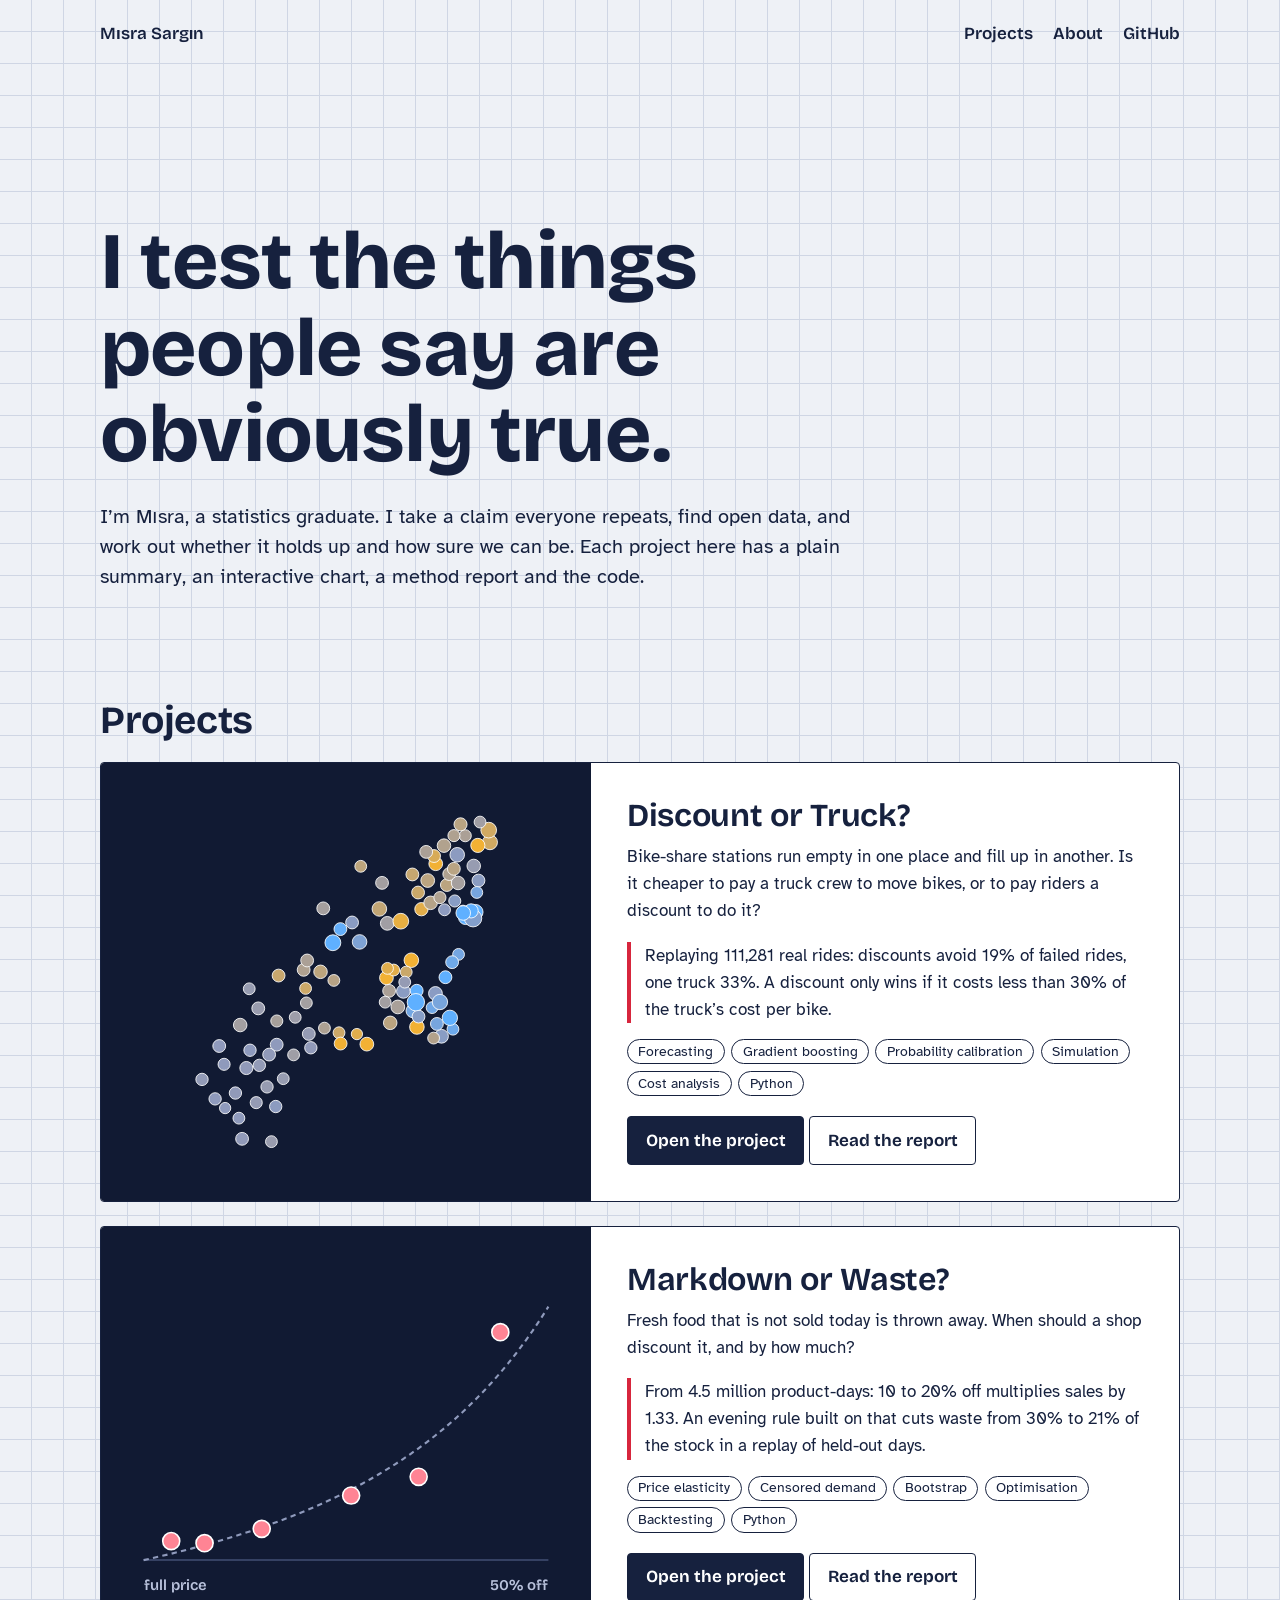
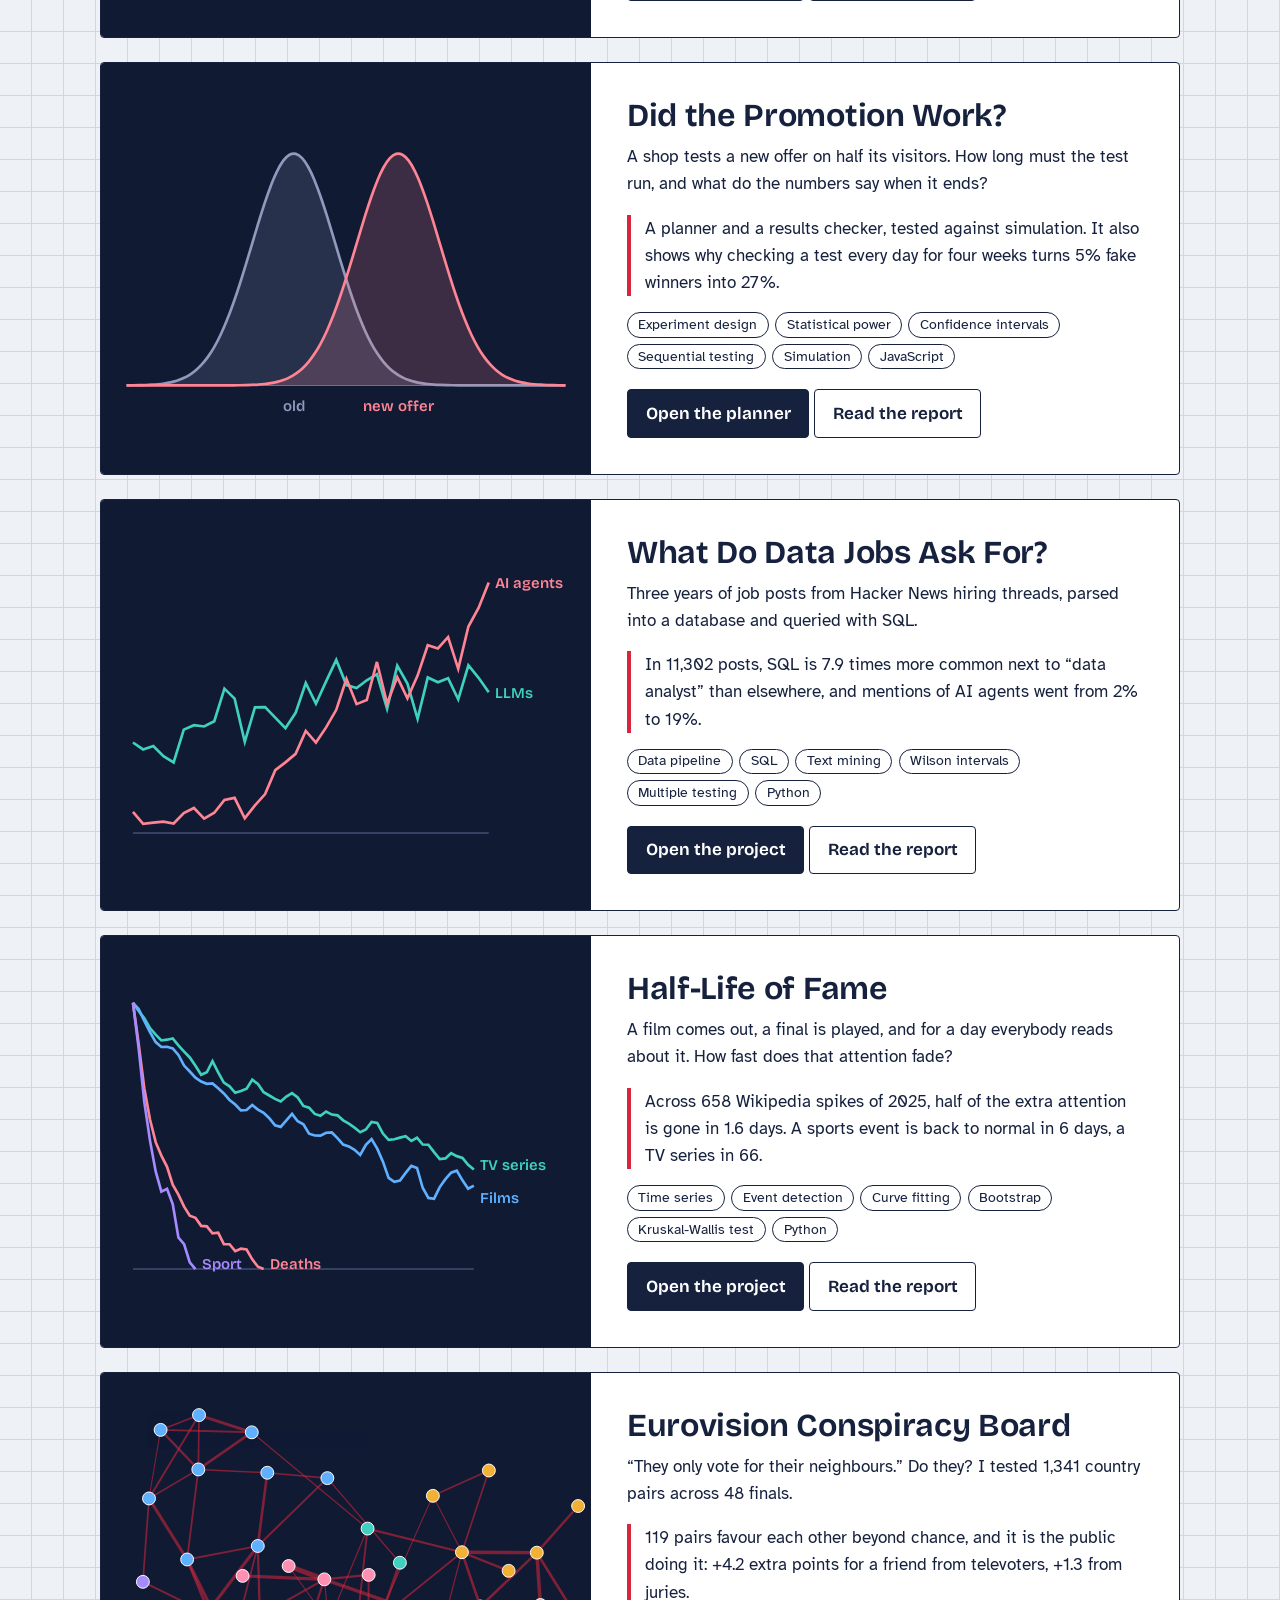
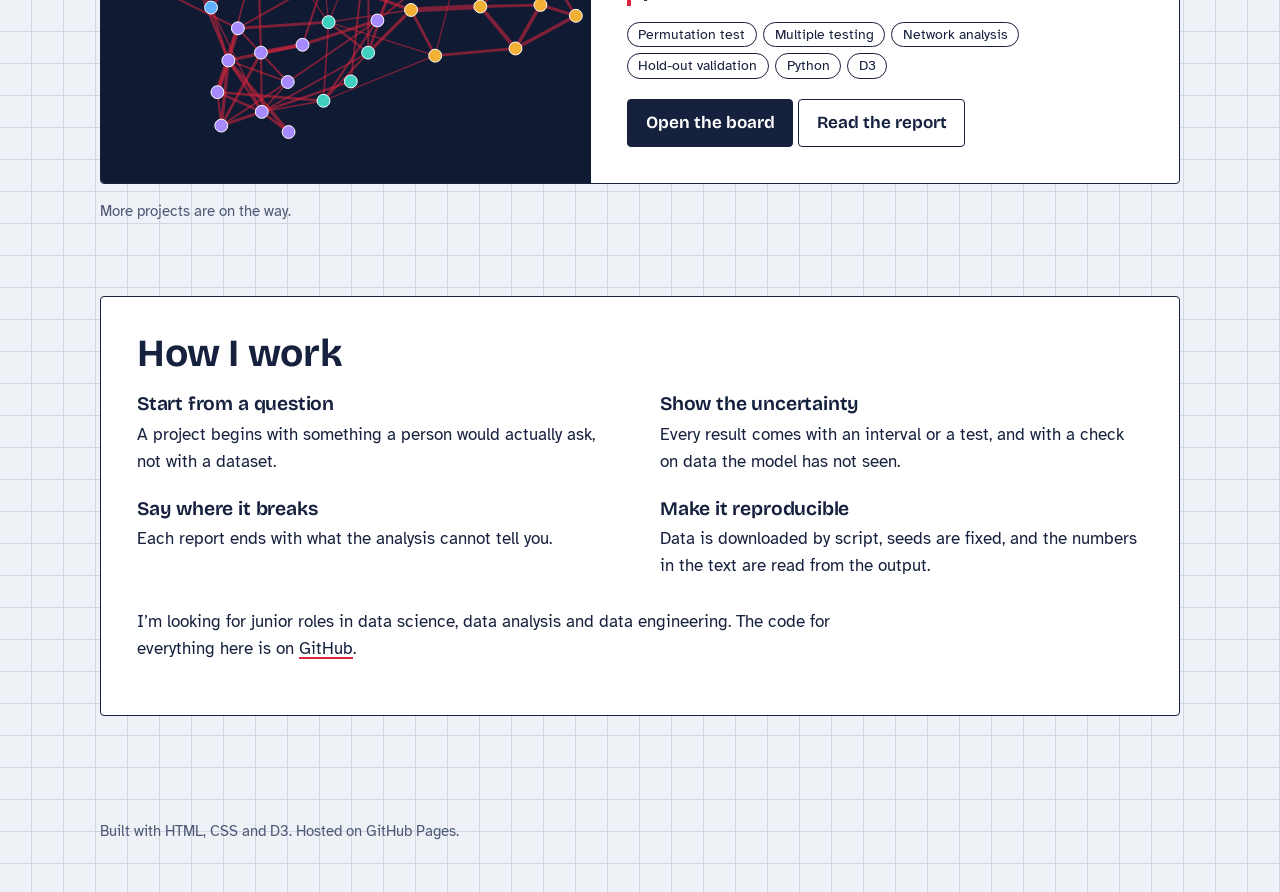
<file: index.html>
<!doctype html>
<html lang="en">
<head>
<meta charset="utf-8">
<meta name="viewport" content="width=device-width, initial-scale=1">
<title>Mısra Sargın | Data science portfolio</title>
<meta name="description" content="Data science projects by Mısra Sargın, a statistics graduate. Real questions, open data, honest uncertainty.">
<link rel="stylesheet" href="assets/style.css">
</head>
<body>
<div class="wrap">
  <header class="top">
    <a href="./">Mısra Sargın</a>
    <nav><a href="#projects">Projects</a><a href="#about">About</a><a href="https://github.com/misrasargin">GitHub</a></nav>
  </header>

  <section class="hero">
    <h1>I test the things people say are obviously true.</h1>
    <p class="lede">I’m Mısra, a statistics graduate. I take a claim everyone repeats, find open data, and work out
      whether it holds up and how sure we can be. Each project here has a plain summary, an interactive chart,
      a method report and the code.</p>
  </section>

  <section id="projects">
    <h2 style="margin-bottom:1.25rem">Projects</h2>
    <article class="sheet project" style="margin-bottom:1.5rem">
      <a class="thumb" href="projects/bike-rebalancing/" aria-label="Open Discount or Truck?">
        <svg id="thumb-bikes" preserveAspectRatio="xMidYMid meet"></svg>
      </a>
      <div class="text">
        <h3><a href="projects/bike-rebalancing/">Discount or Truck?</a></h3>
        <p>Bike-share stations run empty in one place and fill up in another. Is it cheaper to pay a truck crew to move
          bikes, or to pay riders a discount to do it?</p>
        <p class="finding">Replaying <span data-b="meta.rides_replayed"></span> real rides: discounts avoid
          <span data-b="headline.avoided_discounts" data-f="pct"></span> of failed rides, one truck
          <span data-b="headline.avoided_truck" data-f="pct"></span>. A discount only wins if it costs less than
          <span data-b="headline.break_even" data-f="pct"></span> of the truck’s cost per bike.</p>
        <ul class="tags"><li>Forecasting</li><li>Gradient boosting</li><li>Probability calibration</li><li>Simulation</li><li>Cost analysis</li><li>Python</li></ul>
        <p style="margin:1.25rem 0 0"><a class="btn" href="projects/bike-rebalancing/">Open the project</a>
          <a class="btn ghost" href="projects/bike-rebalancing/report.html">Read the report</a></p>
      </div>
    </article>
    <article class="sheet project" style="margin-bottom:1.5rem">
      <a class="thumb" href="projects/grocery-markdown/" aria-label="Open Markdown or Waste?">
        <svg id="thumb-grocery" preserveAspectRatio="xMidYMid meet"></svg>
      </a>
      <div class="text">
        <h3><a href="projects/grocery-markdown/">Markdown or Waste?</a></h3>
        <p>Fresh food that is not sold today is thrown away. When should a shop discount it, and by how much?</p>
        <p class="finding">From 4.5 million product-days: 10 to 20% off multiplies sales by <span data-g="lift"></span>. An evening
          rule built on that cuts waste from <span data-g="w0"></span> to <span data-g="w2"></span> of the stock in a replay of held-out days.</p>
        <ul class="tags"><li>Price elasticity</li><li>Censored demand</li><li>Bootstrap</li><li>Optimisation</li><li>Backtesting</li><li>Python</li></ul>
        <p style="margin:1.25rem 0 0"><a class="btn" href="projects/grocery-markdown/">Open the project</a>
          <a class="btn ghost" href="projects/grocery-markdown/report.html">Read the report</a></p>
      </div>
    </article>
    <article class="sheet project" style="margin-bottom:1.5rem">
      <a class="thumb" href="projects/ab-test-planner/" aria-label="Open Did the Promotion Work?">
        <svg id="thumb-ab" preserveAspectRatio="xMidYMid meet"></svg>
      </a>
      <div class="text">
        <h3><a href="projects/ab-test-planner/">Did the Promotion Work?</a></h3>
        <p>A shop tests a new offer on half its visitors. How long must the test run, and what do the numbers say when it ends?</p>
        <p class="finding">A planner and a results checker, tested against simulation. It also shows why checking a
          test every day for four weeks turns <span data-a="one" data-f="pct"></span> fake winners into
          <span data-a="daily" data-f="pct"></span>.</p>
        <ul class="tags"><li>Experiment design</li><li>Statistical power</li><li>Confidence intervals</li><li>Sequential testing</li><li>Simulation</li><li>JavaScript</li></ul>
        <p style="margin:1.25rem 0 0"><a class="btn" href="projects/ab-test-planner/">Open the planner</a>
          <a class="btn ghost" href="projects/ab-test-planner/report.html">Read the report</a></p>
      </div>
    </article>
    <article class="sheet project" style="margin-bottom:1.5rem">
      <a class="thumb" href="projects/data-job-skills/" aria-label="Open What Do Data Jobs Ask For?">
        <svg id="thumb-jobs" preserveAspectRatio="xMidYMid meet"></svg>
      </a>
      <div class="text">
        <h3><a href="projects/data-job-skills/">What Do Data Jobs Ask For?</a></h3>
        <p>Three years of job posts from Hacker News hiring threads, parsed into a database and queried with SQL.</p>
        <p class="finding">In <span data-j="posts"></span> posts, SQL is <span data-j="sql"></span> times more common next to
          “data analyst” than elsewhere, and mentions of AI agents went from <span data-j="a1"></span> to <span data-j="a2"></span>.</p>
        <ul class="tags"><li>Data pipeline</li><li>SQL</li><li>Text mining</li><li>Wilson intervals</li><li>Multiple testing</li><li>Python</li></ul>
        <p style="margin:1.25rem 0 0"><a class="btn" href="projects/data-job-skills/">Open the project</a>
          <a class="btn ghost" href="projects/data-job-skills/report.html">Read the report</a></p>
      </div>
    </article>
    <article class="sheet project" style="margin-bottom:1.5rem">
      <a class="thumb" href="projects/half-life-of-fame/" aria-label="Open Half-Life of Fame">
        <svg id="thumb-fame" preserveAspectRatio="xMidYMid meet"></svg>
      </a>
      <div class="text">
        <h3><a href="projects/half-life-of-fame/">Half-Life of Fame</a></h3>
        <p>A film comes out, a final is played, and for a day everybody reads about it. How fast does that attention fade?</p>
        <p class="finding">Across <span data-h="events"></span> Wikipedia spikes of 2025, half of the extra attention is gone in
          <span data-h="half"></span> days. A sports event is back to normal in <span data-h="sport"></span> days, a TV series in <span data-h="tv"></span>.</p>
        <ul class="tags"><li>Time series</li><li>Event detection</li><li>Curve fitting</li><li>Bootstrap</li><li>Kruskal-Wallis test</li><li>Python</li></ul>
        <p style="margin:1.25rem 0 0"><a class="btn" href="projects/half-life-of-fame/">Open the project</a>
          <a class="btn ghost" href="projects/half-life-of-fame/report.html">Read the report</a></p>
      </div>
    </article>
    <article class="sheet project">
      <a class="thumb" href="projects/eurovision-blocs/" aria-label="Open the Eurovision Conspiracy Board">
        <svg id="thumb" preserveAspectRatio="xMidYMid meet"></svg>
      </a>
      <div class="text">
        <h3><a href="projects/eurovision-blocs/">Eurovision Conspiracy Board</a></h3>
        <p>“They only vote for their neighbours.” Do they? I tested <span data-k="meta.pairs_tested"></span> country pairs
          across <span data-k="meta.finals"></span> finals.</p>
        <p class="finding"><span data-k="meta.bh_significant"></span> pairs favour each other beyond chance, and it is the
          public doing it: <span data-k="holdout.friends_tele.0" data-f="signed"></span> extra points for a friend from
          televoters, <span data-k="holdout.friends_jury.0" data-f="signed"></span> from juries.</p>
        <ul class="tags"><li>Permutation test</li><li>Multiple testing</li><li>Network analysis</li><li>Hold-out validation</li><li>Python</li><li>D3</li></ul>
        <p style="margin:1.25rem 0 0"><a class="btn" href="projects/eurovision-blocs/">Open the board</a>
          <a class="btn ghost" href="projects/eurovision-blocs/report.html">Read the report</a></p>
      </div>
    </article>
    <p class="small" style="margin-top:1rem">More projects are on the way.</p>
  </section>

  <section id="about" class="sheet">
    <h2>How I work</h2>
    <div class="cols" style="margin-top:1.25rem">
      <div><h3>Start from a question</h3><p>A project begins with something a person would actually ask, not with a dataset.</p></div>
      <div><h3>Show the uncertainty</h3><p>Every result comes with an interval or a test, and with a check on data the model has not seen.</p></div>
      <div><h3>Say where it breaks</h3><p>Each report ends with what the analysis cannot tell you.</p></div>
      <div><h3>Make it reproducible</h3><p>Data is downloaded by script, seeds are fixed, and the numbers in the text are read from the output.</p></div>
    </div>
    <p style="margin-top:1.75rem">I’m looking for junior roles in data science, data analysis and data engineering.
      The code for everything here is on <a href="https://github.com/misrasargin">GitHub</a>.</p>
  </section>

  <footer>Built with HTML, CSS and D3. Hosted on GitHub Pages.</footer>
</div>
<script src="assets/vendor/d3.min.js"></script>
<script src="assets/fill.js"></script>
<script src="projects/eurovision-blocs/data/results.js"></script>
<script src="projects/eurovision-blocs/board.js"></script>
<script src="projects/bike-rebalancing/data/results.js"></script>
<script src="projects/ab-test-planner/data/results.js"></script>
<script src="projects/data-job-skills/data/results.js"></script>
<script src="projects/grocery-markdown/data/results.js"></script>
<script src="projects/half-life-of-fame/data/summary.js"></script>
<script>
// fame card: numbers and the typical fade for four kinds of article
(function () {
  const S = window.FAME_SUMMARY, v = { events: S.events, half: S.half_life.toFixed(1), sport: Math.round(S.types["Sports event"].back_to_normal), tv: Math.round(S.types["TV series"].back_to_normal) };
  document.querySelectorAll("[data-h]").forEach((el) => { el.textContent = v[el.dataset.h]; });
  const W = 460, H = 340, svg = d3.select("#thumb-fame").attr("viewBox", `0 0 ${W} ${H}`);
  const x = d3.scaleLinear().domain([0, 60]).range([30, W - 110]), y = d3.scaleLog().domain([0.004, 1]).range([H - 50, 40]).clamp(true);
  svg.append("line").attr("x1", 30).attr("x2", W - 110).attr("y1", H - 50).attr("y2", H - 50).attr("stroke", "#5b6894");
  [["TV series", "#3fd0bf", "TV series"], ["Film", "#5fb0ff", "Films"], ["Person who died in 2025", "#ff8494", "Deaths"], ["Sports event", "#a58bff", "Sport"]].forEach(([k, c, label]) => {
    const curve = S.types[k].curve, last = curve.findLastIndex((p) => p > 0.004);
    svg.append("path").attr("d", d3.line().x((_, t) => x(t)).y((p) => y(Math.max(p, 0.004)))(curve.slice(0, last + 2))).attr("fill", "none").attr("stroke", c).attr("stroke-width", 2.5);
    svg.append("text").attr("x", Math.min(x(last + 1) + 6, W - 104)).attr("y", y(Math.max(curve[Math.min(last + 1, 60)], 0.004)) + (k === "Film" ? 16 : 0)).attr("fill", c).style("font", "600 14px Bricolage, sans-serif").text(label);
  });
})();

// grocery card: numbers and the discount-response curve
(function () {
  const G = window.GROCERY, pc = (v) => Math.round(v * 100) + "%", m = G.backtest.find((b) => b.stock === 1.3 && b.hour === 19);
  const v = { lift: G.lift.find((b) => b.band === "10-20% off").lift.toFixed(2), w0: pc(m.none.waste), w2: pc(m.rule.waste) };
  document.querySelectorAll("[data-g]").forEach((el) => { el.textContent = v[el.dataset.g]; });
  const W = 460, H = 340, svg = d3.select("#thumb-grocery").attr("viewBox", `0 0 ${W} ${H}`), e = G.elasticity.value;
  const x = d3.scaleLinear().domain([0, 0.5]).range([40, W - 40]), y = d3.scaleLinear().domain([1, 3.8]).range([H - 50, 40]);
  svg.append("line").attr("x1", 40).attr("x2", W - 40).attr("y1", y(1)).attr("y2", y(1)).attr("stroke", "#5b6894");
  svg.append("path").attr("d", d3.line().x((d) => x(d)).y((d) => y(Math.pow(1 - d, -e)))(d3.range(0, 0.501, 0.01))).attr("fill", "none").attr("stroke", "#8f9abc").attr("stroke-width", 2).attr("stroke-dasharray", "5 4");
  svg.selectAll("circle").data(G.lift).join("circle").attr("cx", (b) => x(1 - b.price)).attr("cy", (b) => y(b.lift)).attr("r", 8).attr("fill", "#ff8494").attr("stroke", "#fff").attr("stroke-width", 1.5);
  [["full price", 0, "start"], ["50% off", 0.5, "end"]].forEach(([t, d, a]) => svg.append("text").attr("x", x(d)).attr("y", H - 22).attr("text-anchor", a).attr("fill", "#b9c2dc").style("font", "600 14px Bricolage, sans-serif").text(t));
})();

// job-skills card: numbers and the monthly rise of two skills
(function () {
  const J = window.JOBS, h = J.headline, pc = (v) => Math.round(v * 100) + "%";
  const v = { posts: J.meta.posts.toLocaleString("en-GB"), sql: h.sql_ratio_analyst.toFixed(1), a1: pc(h.agents_first), a2: pc(h.agents_last) };
  document.querySelectorAll("[data-j]").forEach((el) => { el.textContent = v[el.dataset.j]; });
  const W = 460, H = 340, svg = d3.select("#thumb-jobs").attr("viewBox", `0 0 ${W} ${H}`), n = J.months.length;
  const series = [["LLMs", "#3fd0bf"], ["AI agents", "#ff8494"]].map(([k, c]) => ({ k, c, v: J.skill_per_month[k].map((x, i) => x / J.posts_per_month[i]) }));
  const x = d3.scaleLinear().domain([0, n - 1]).range([30, W - 96]), y = d3.scaleLinear().domain([0, 0.28]).range([H - 50, 40]);
  svg.append("line").attr("x1", 30).attr("x2", W - 96).attr("y1", y(0)).attr("y2", y(0)).attr("stroke", "#5b6894");
  series.forEach((s) => {
    svg.append("path").attr("d", d3.line().x((_, i) => x(i)).y((d) => y(d))(s.v)).attr("fill", "none").attr("stroke", s.c).attr("stroke-width", 2.5);
    svg.append("text").attr("x", W - 90).attr("y", y(s.v[n - 1]) + 5).attr("fill", s.c).style("font", "600 14px Bricolage, sans-serif").text(s.k);
  });
})();

// A/B planner card: two numbers and a picture of two overlapping sampling distributions
(function () {
  const looks = window.ABTEST.peeking.by_looks, v = { one: looks[0].false_alarm, daily: looks[looks.length - 1].false_alarm };
  document.querySelectorAll("[data-a]").forEach((el) => { el.textContent = Math.round(v[el.dataset.a] * 100) + "%"; });
  const W = 460, H = 340, svg = d3.select("#thumb-ab").attr("viewBox", `0 0 ${W} ${H}`);
  const x = d3.scaleLinear().domain([-4, 6.5]).range([24, W - 24]), y = d3.scaleLinear().domain([0, 0.42]).range([H - 60, 50]);
  const bell = (mu) => d3.line().curve(d3.curveBasis)(d3.range(-4, 6.6, 0.15).map((t) => [x(t), y(Math.exp(-(t - mu) * (t - mu) / 2) / Math.sqrt(2 * Math.PI))]));
  svg.append("line").attr("x1", 24).attr("x2", W - 24).attr("y1", y(0)).attr("y2", y(0)).attr("stroke", "#5b6894");
  [[0, "#8f9abc", "old"], [2.5, "#ff8494", "new offer"]].forEach(([mu, c, label]) => {
    svg.append("path").attr("d", bell(mu)).attr("fill", c).attr("fill-opacity", 0.18).attr("stroke", c).attr("stroke-width", 2.5);
    svg.append("text").attr("x", x(mu)).attr("y", y(0) + 24).attr("text-anchor", "middle").attr("fill", c).style("font", "600 14px Bricolage, sans-serif").text(label);
  });
})();

// bike project card: numbers and a small station map at 08:00 on weekdays
document.querySelectorAll("[data-b]").forEach((el) => { el.dataset.k = el.dataset.b; });
fillNumbers(window.BIKES);
document.querySelectorAll("[data-b]").forEach((el) => { delete el.dataset.k; });
(function () {
  const S = window.BIKES.stations, W = 460, H = 340;
  const svg = d3.select("#thumb-bikes").attr("viewBox", `0 0 ${W} ${H}`);
  const proj = d3.geoMercator().fitExtent([[24, 20], [W - 24, H - 20]], { type: "MultiPoint", coordinates: S.map((s) => [s.lon, s.lat]) });
  const flow = d3.scaleLinear().domain([-5, 0, 5]).range(["#f2b134", "#8f9abc", "#5fb0ff"]).clamp(true);
  svg.selectAll("circle").data(S).join("circle").attr("transform", (s) => `translate(${proj([s.lon, s.lat])})`)
    .attr("r", (s) => 2 + Math.sqrt(s.docks) * 0.95).attr("fill", (s) => flow(s.weekday[8])).attr("stroke", "#fff").attr("stroke-width", 0.8);
})();
fillNumbers(window.EUROVISION);
drawBoard("#thumb", window.EUROVISION, { labels: false });
</script>
</body>
</html>
</file>
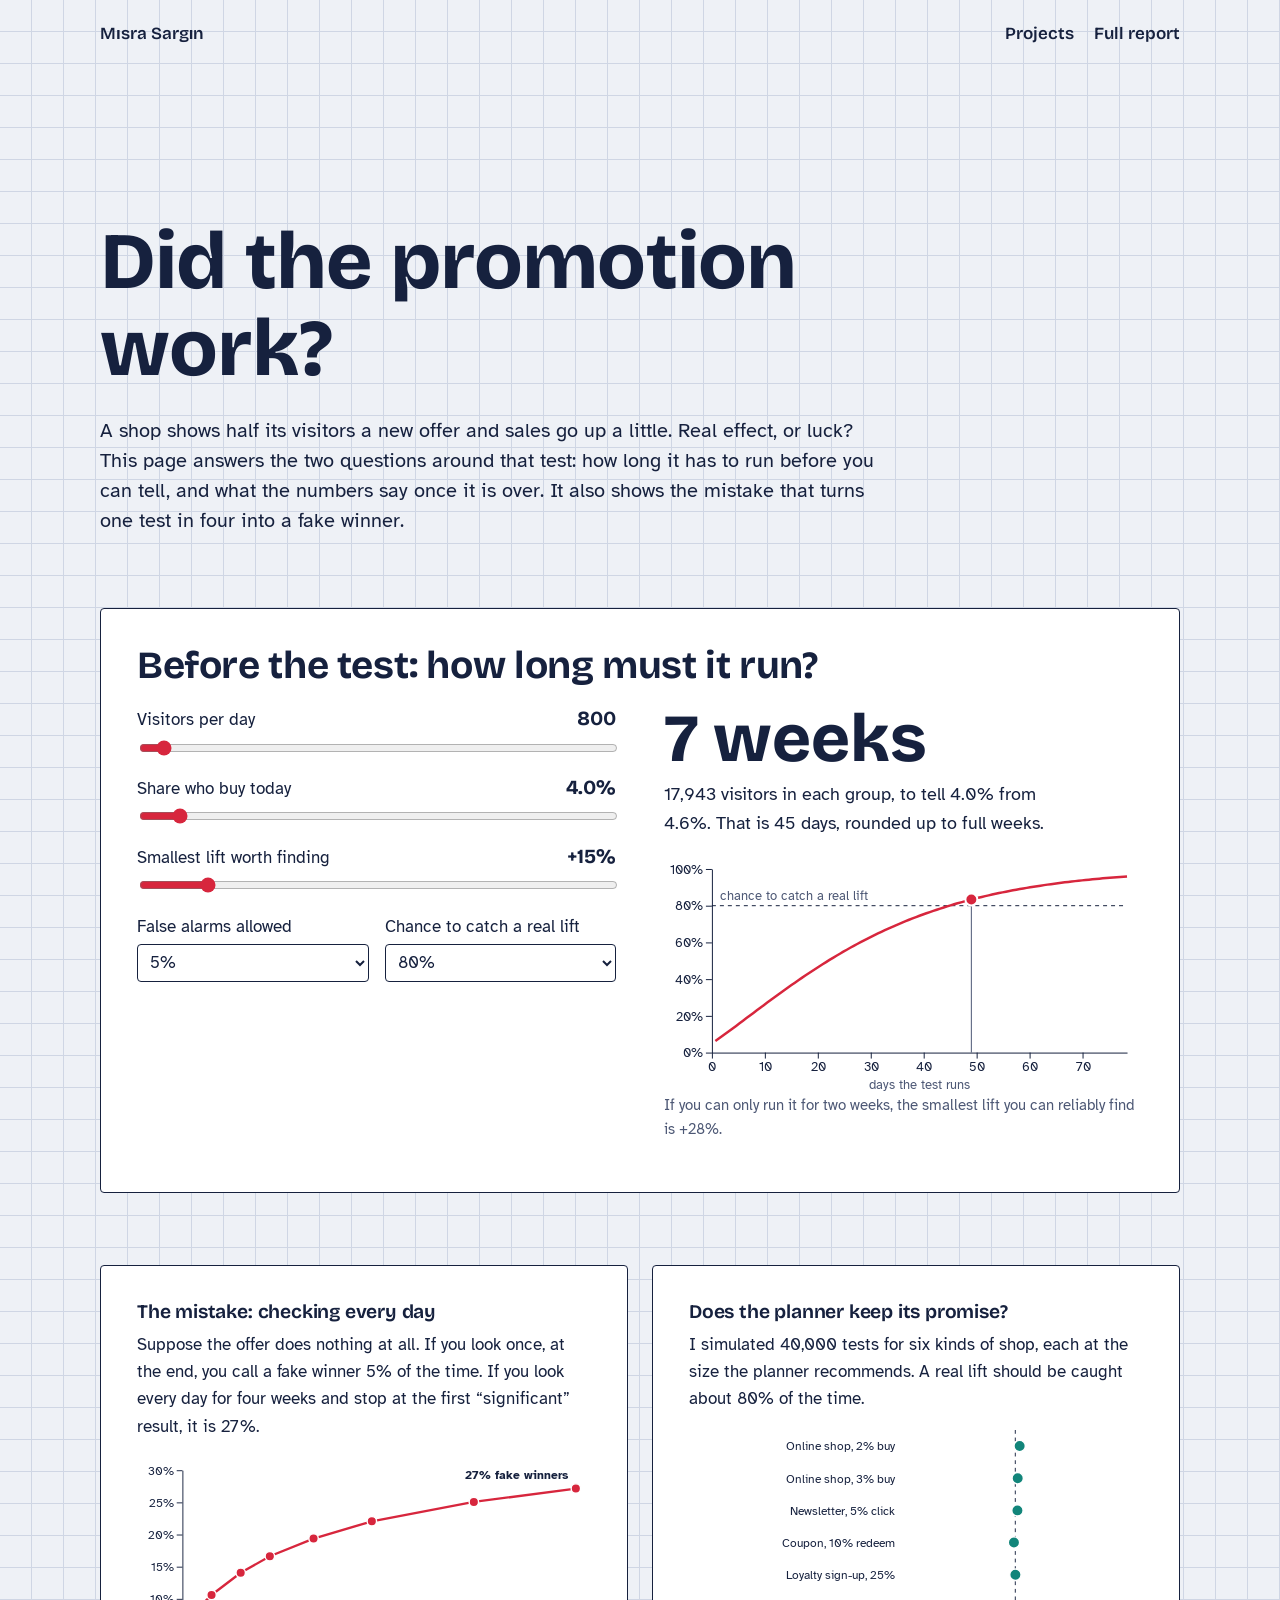
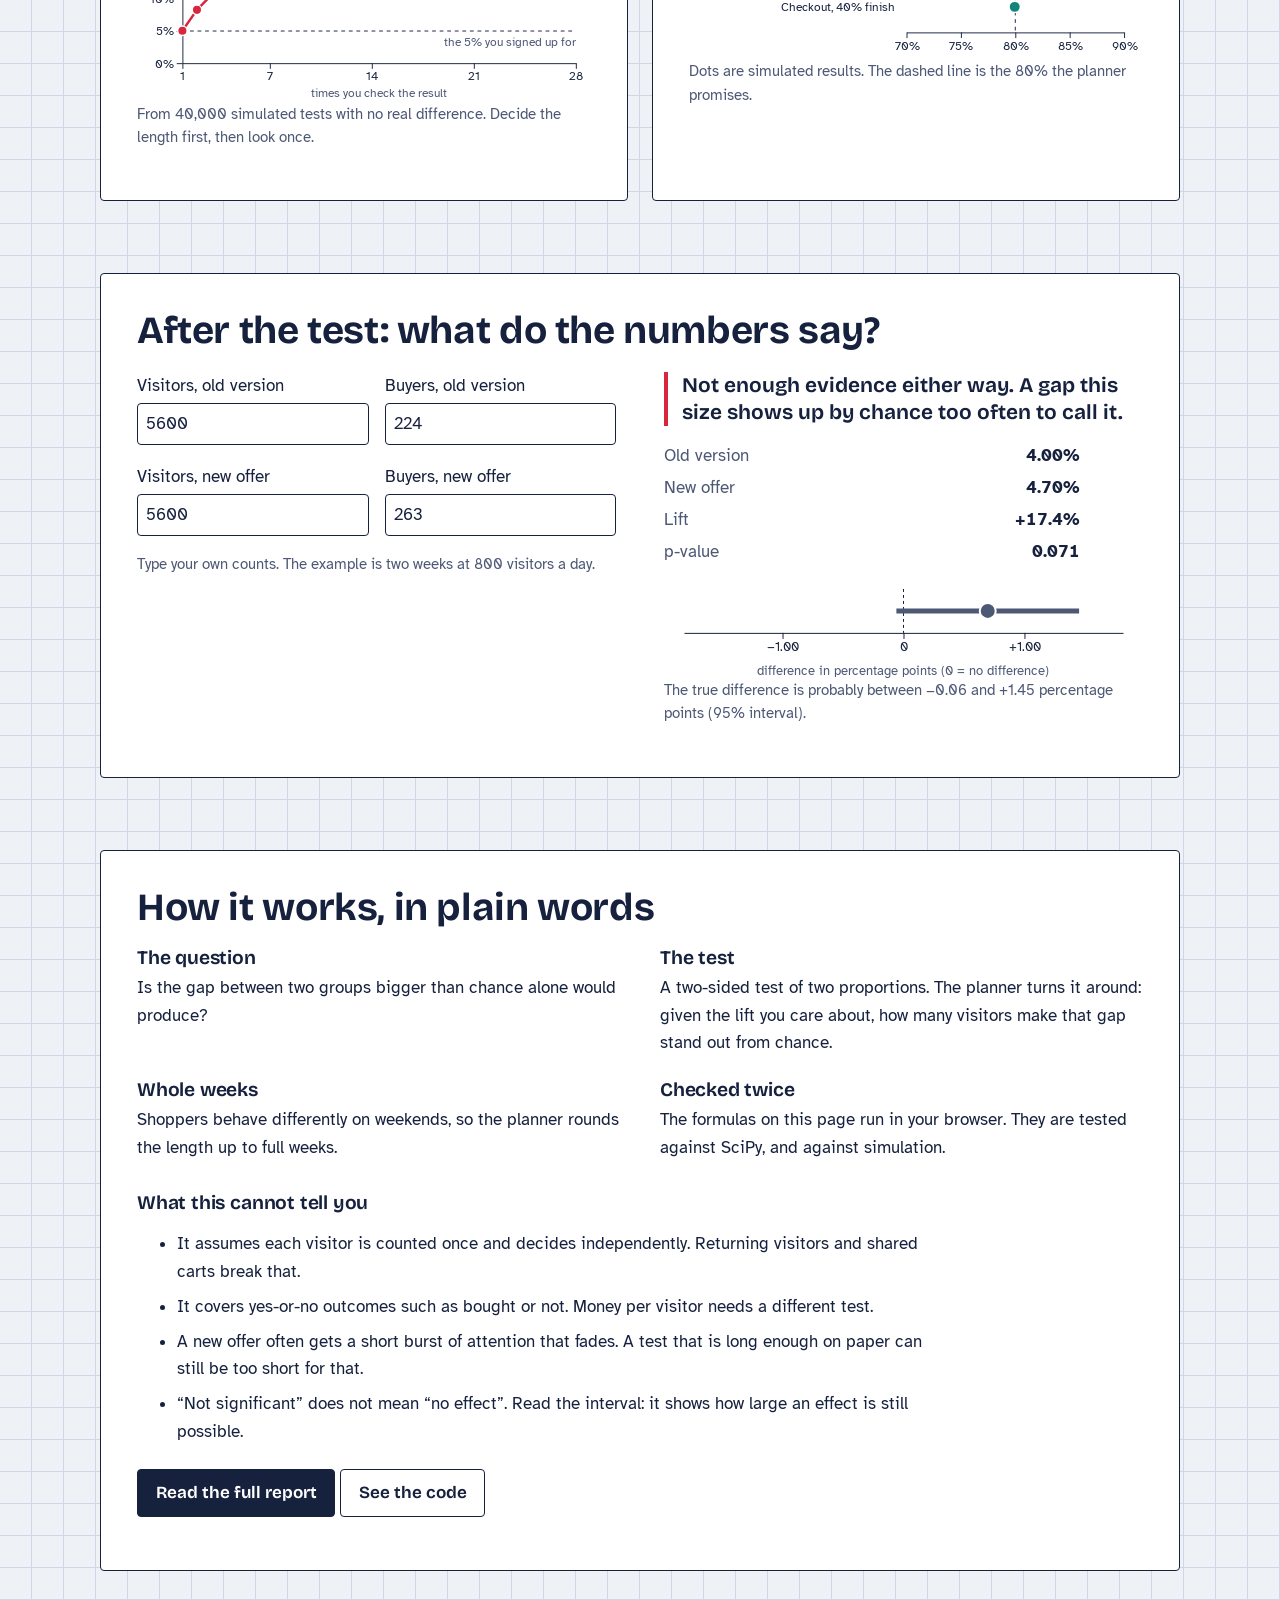
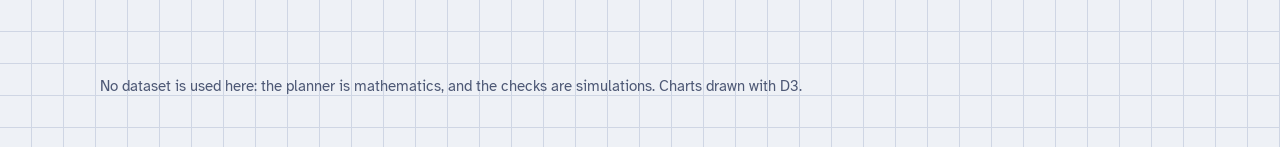
<file: projects/ab-test-planner/index.html>
<!doctype html>
<html lang="en">
<head>
<meta charset="utf-8">
<meta name="viewport" content="width=device-width, initial-scale=1">
<title>Did the Promotion Work? | Mısra Sargın</title>
<meta name="description" content="An A/B test planner for small shops: how long a test must run, how to read the result, and why checking early creates fake winners.">
<link rel="stylesheet" href="../../assets/style.css">
<style>
  .tool { display: grid; grid-template-columns: repeat(auto-fit, minmax(min(100%, 320px), 1fr)); gap: 1.5rem 3rem; margin-top: 1.25rem; }
  .field { display: grid; gap: 0.25rem; margin-bottom: 1.1rem; }
  .field span { display: flex; justify-content: space-between; gap: 1rem; align-items: baseline; }
  .field b { font: 700 1.25rem var(--display); white-space: nowrap; }
  .field input[type="range"] { accent-color: var(--string); width: 100%; }
  .field input[type="number"], .field select { font: inherit; padding: 0.4rem 0.5rem; border: 1.5px solid var(--ink); border-radius: 4px; background: #fff; color: var(--ink); width: 100%; }
  .pair { display: grid; grid-template-columns: 1fr 1fr; gap: 0 1rem; }
  .big { font: 750 clamp(2.6rem, 7vw, 4.2rem)/1 var(--display); margin: 0; }
  .answer-line { font-size: 1.15rem; margin: 0.4rem 0 1rem; max-width: 34ch; }
  .verdict { font: 650 1.3rem/1.3 var(--display); border-left: 4px solid var(--string); padding-left: 0.9rem; margin: 0 0 1rem; max-width: 34ch; }
  .facts { display: grid; grid-template-columns: 1fr auto; gap: 0.3rem 1rem; margin: 0 0 1rem; max-width: 26rem; }
  .facts dt { color: var(--ink-soft); } .facts dd { margin: 0; font-weight: 700; text-align: right; font-variant-numeric: tabular-nums; }
</style>
</head>
<body>
<div class="wrap">
  <header class="top">
    <a href="../../">Mısra Sargın</a>
    <nav><a href="../../#projects">Projects</a><a href="report.html">Full report</a></nav>
  </header>

  <section class="hero" style="padding-bottom:0">
    <h1 style="max-width:16ch">Did the promotion work?</h1>
    <p class="lede">A shop shows half its visitors a new offer and sales go up a little. Real effect, or luck? This page
      answers the two questions around that test: how long it has to run before you can tell, and what the numbers
      say once it is over. It also shows the mistake that turns one test in four into a fake winner.</p>
  </section>

  <section class="sheet">
    <h2>Before the test: how long must it run?</h2>
    <div class="tool">
      <div>
        <label class="field"><span>Visitors per day <b id="v-out"></b></span>
          <input type="range" id="v" min="50" max="20000" step="50" value="800"></label>
        <label class="field"><span>Share who buy today <b id="p-out"></b></span>
          <input type="range" id="p" min="0.5" max="50" step="0.5" value="4"></label>
        <label class="field"><span>Smallest lift worth finding <b id="l-out"></b></span>
          <input type="range" id="l" min="2" max="100" step="1" value="15"></label>
        <div class="pair">
          <label class="field"><span>False alarms allowed</span>
            <select id="a"><option value="0.1">10%</option><option value="0.05" selected>5%</option><option value="0.01">1%</option></select></label>
          <label class="field"><span>Chance to catch a real lift</span>
            <select id="pw"><option value="0.8" selected>80%</option><option value="0.9">90%</option><option value="0.95">95%</option></select></label>
        </div>
      </div>
      <div class="chart">
        <p class="big" id="weeks"></p>
        <p class="answer-line" id="plan-line"></p>
        <svg id="curve" role="img" aria-label="Chance of detecting the lift against the number of days the test runs"></svg>
        <p class="small" id="short-line"></p>
      </div>
    </div>
  </section>

  <section class="two">
    <div class="sheet chart">
      <h3>The mistake: checking every day</h3>
      <p>Suppose the offer does nothing at all. If you look once, at the end, you call a fake winner
        <span data-k="peek.one" data-f="pct"></span> of the time. If you look every day for four weeks and stop at the
        first “significant” result, it is <span data-k="peek.daily" data-f="pct"></span>.</p>
      <svg id="peek" role="img" aria-label="False alarm rate against the number of times you check the result"></svg>
      <p class="small">From <span data-k="meta.simulations"></span> simulated tests with no real difference. Decide the
        length first, then look once.</p>
    </div>
    <div class="sheet chart">
      <h3>Does the planner keep its promise?</h3>
      <p>I simulated <span data-k="meta.simulations"></span> tests for six kinds of shop, each at the size the planner
        recommends. A real lift should be caught about 80% of the time.</p>
      <svg id="check" role="img" aria-label="Simulated chance of detecting the lift for six scenarios"></svg>
      <p class="small">Dots are simulated results. The dashed line is the 80% the planner promises.</p>
    </div>
  </section>

  <section class="sheet">
    <h2>After the test: what do the numbers say?</h2>
    <div class="tool">
      <div>
        <div class="pair">
          <label class="field"><span>Visitors, old version</span><input type="number" id="nA" min="1" value="5600"></label>
          <label class="field"><span>Buyers, old version</span><input type="number" id="xA" min="0" value="224"></label>
          <label class="field"><span>Visitors, new offer</span><input type="number" id="nB" min="1" value="5600"></label>
          <label class="field"><span>Buyers, new offer</span><input type="number" id="xB" min="0" value="263"></label>
        </div>
        <p class="small">Type your own counts. The example is two weeks at 800 visitors a day.</p>
      </div>
      <div class="chart">
        <p class="verdict" id="verdict"></p>
        <dl class="facts">
          <dt>Old version</dt><dd id="r-a"></dd>
          <dt>New offer</dt><dd id="r-b"></dd>
          <dt>Lift</dt><dd id="r-lift"></dd>
          <dt>p-value</dt><dd id="r-p"></dd>
        </dl>
        <svg id="ci" role="img" aria-label="Difference between the two versions with its 95% interval"></svg>
        <p class="small" id="ci-line"></p>
      </div>
    </div>
  </section>

  <section class="sheet">
    <h2>How it works, in plain words</h2>
    <div class="cols" style="margin-top:1.25rem">
      <div><h3>The question</h3><p>Is the gap between two groups bigger than chance alone would produce?</p></div>
      <div><h3>The test</h3><p>A two-sided test of two proportions. The planner turns it around: given the lift you care about, how many visitors make that gap stand out from chance.</p></div>
      <div><h3>Whole weeks</h3><p>Shoppers behave differently on weekends, so the planner rounds the length up to full weeks.</p></div>
      <div><h3>Checked twice</h3><p>The formulas on this page run in your browser. They are tested against SciPy, and against simulation.</p></div>
    </div>
    <h3 style="margin-top:2rem">What this cannot tell you</h3>
    <ul class="limits">
      <li>It assumes each visitor is counted once and decides independently. Returning visitors and shared carts break that.</li>
      <li>It covers yes-or-no outcomes such as bought or not. Money per visitor needs a different test.</li>
      <li>A new offer often gets a short burst of attention that fades. A test that is long enough on paper can still be too short for that.</li>
      <li>“Not significant” does not mean “no effect”. Read the interval: it shows how large an effect is still possible.</li>
    </ul>
    <p style="margin-top:1.5rem"><a class="btn" href="report.html">Read the full report</a>
      <a class="btn ghost" href="https://github.com/misrasargin/misrasargin.github.io/tree/main/projects/ab-test-planner">See the code</a></p>
  </section>

  <footer>No dataset is used here: the planner is mathematics, and the checks are simulations. Charts drawn with D3.</footer>
</div>
<script src="../../assets/vendor/d3.min.js"></script>
<script src="../../assets/fill.js"></script>
<script src="data/results.js"></script>
<script src="stats.js"></script>
<script src="page.js"></script>
</body>
</html>
</file>
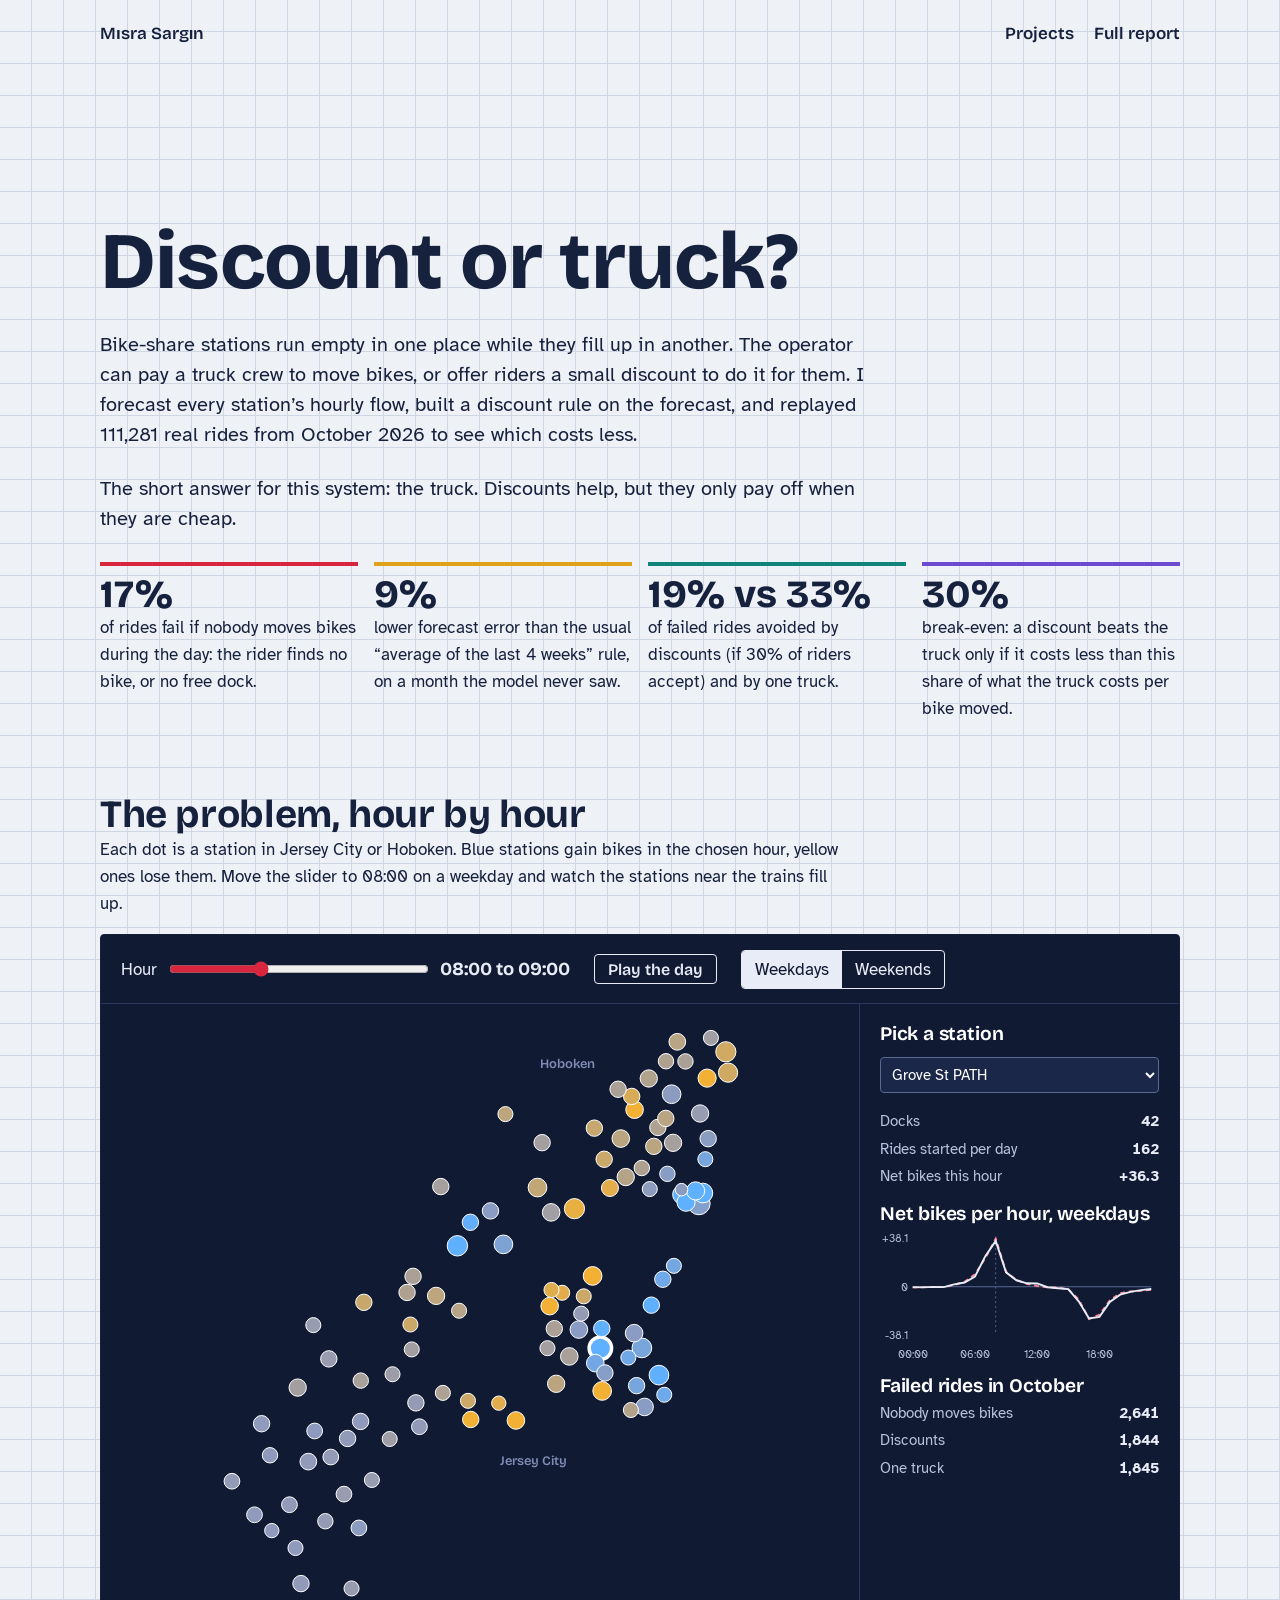
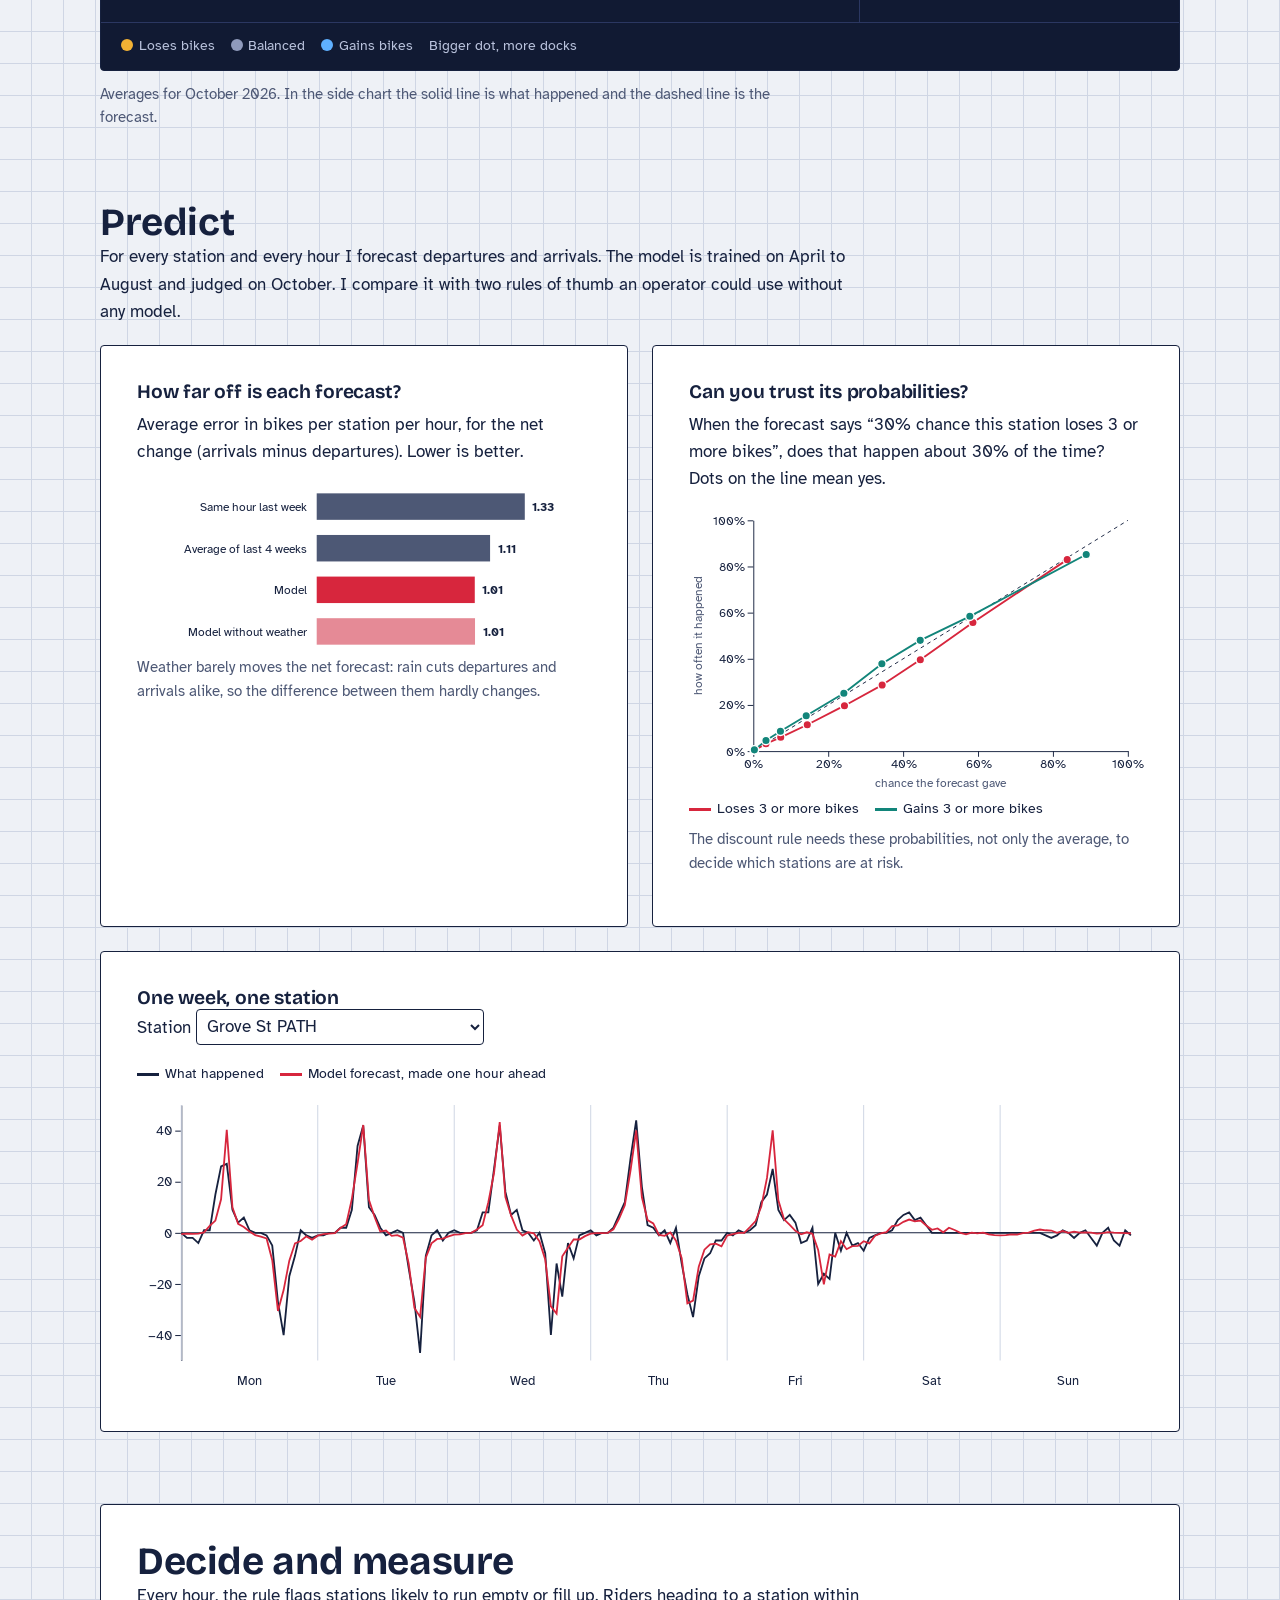
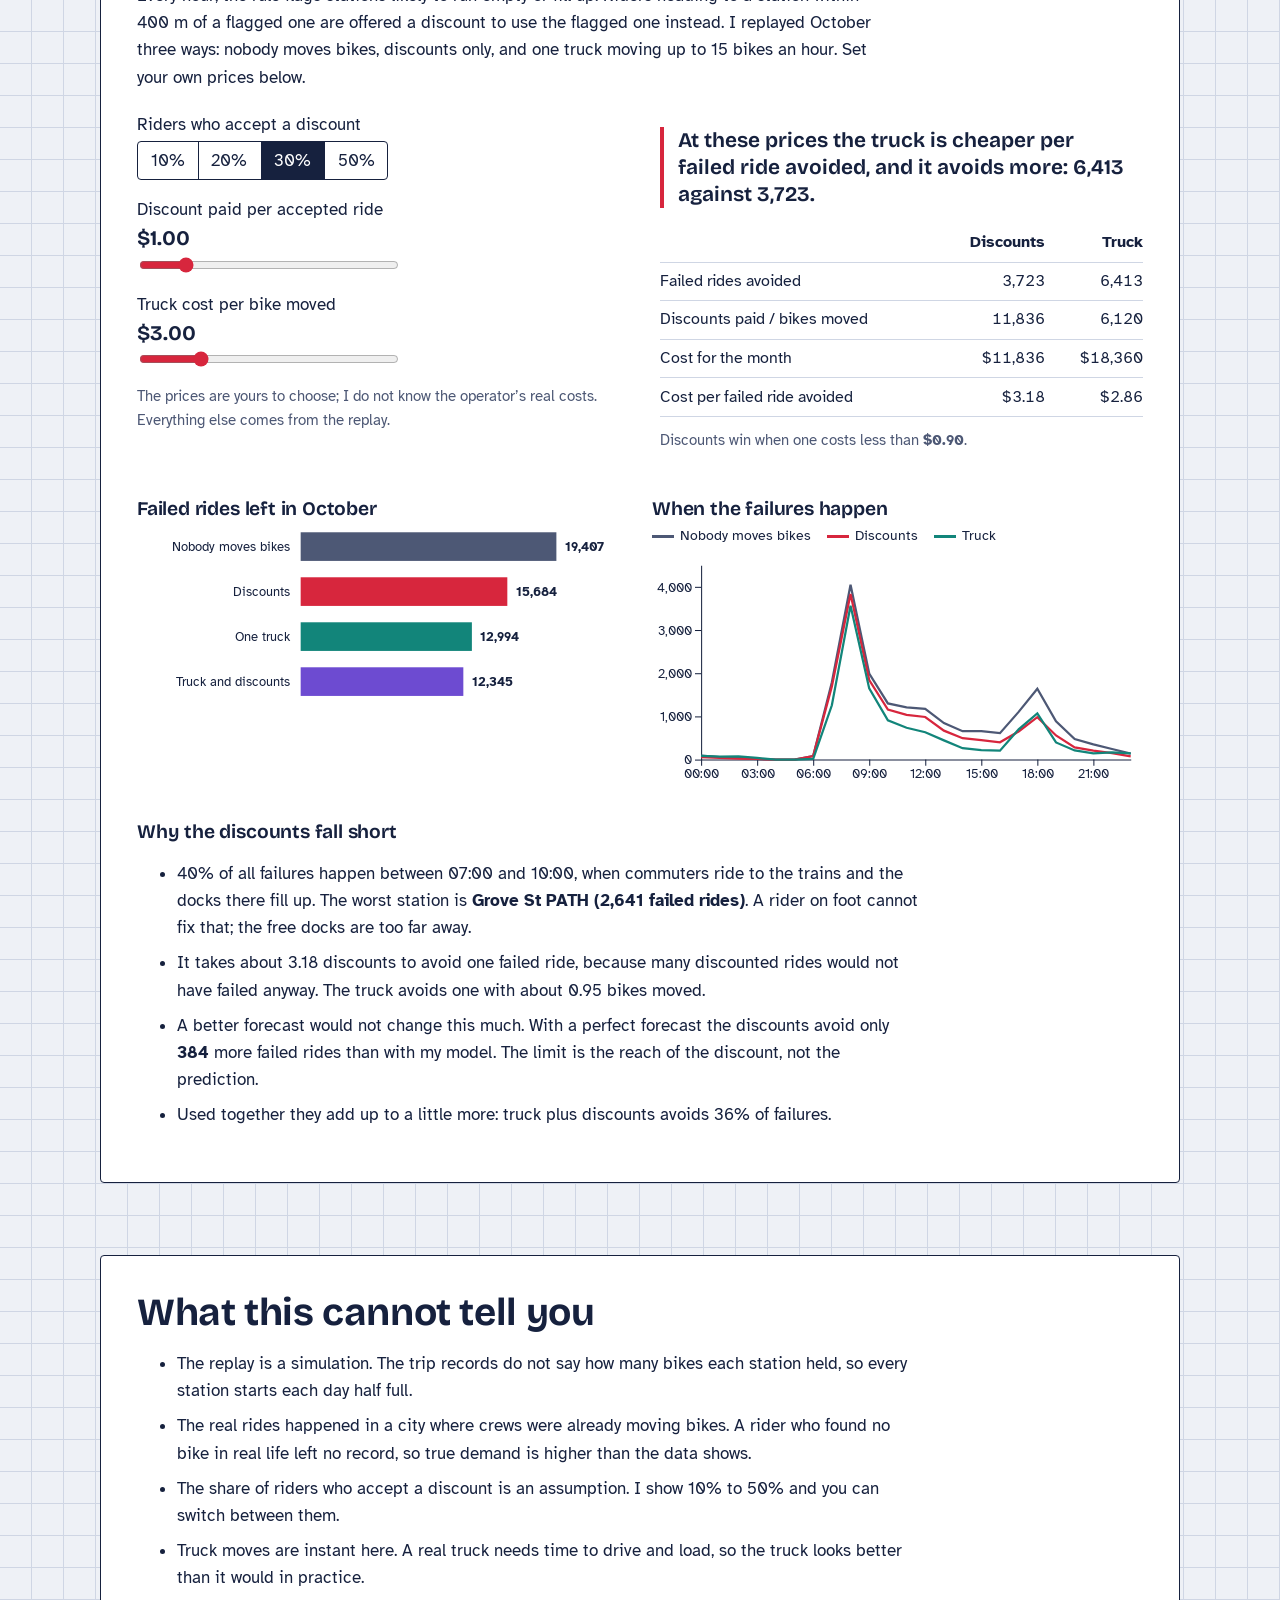
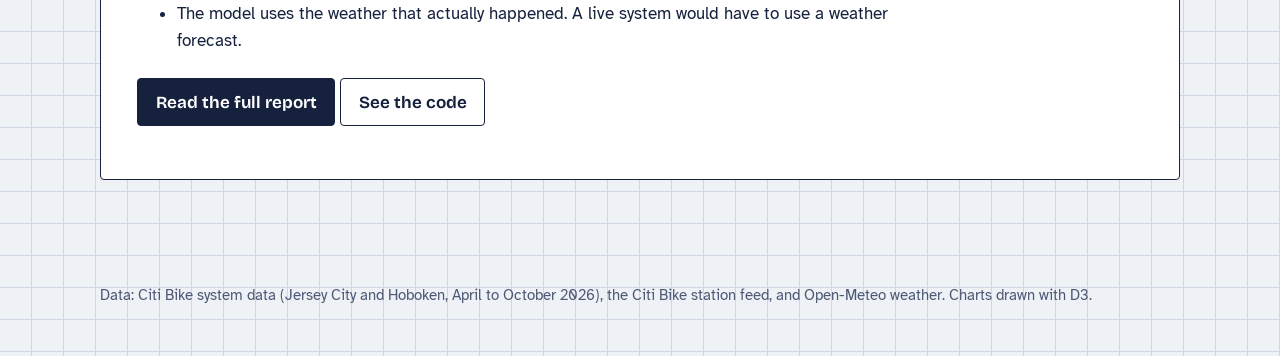
<file: projects/bike-rebalancing/index.html>
<!doctype html>
<html lang="en">
<head>
<meta charset="utf-8">
<meta name="viewport" content="width=device-width, initial-scale=1">
<title>Discount or Truck? | Mısra Sargın</title>
<meta name="description" content="Bike-share rebalancing end to end: an hourly station forecast, a discount rule built on it, and a replay of 111,281 real rides to compare discounts with a truck.">
<link rel="stylesheet" href="../../assets/style.css">
<style>
  .controls { display: flex; flex-wrap: wrap; gap: 0.75rem 1.5rem; align-items: center; padding: 0.9rem 1.25rem; border-bottom: 1px solid #2b3761; grid-column: 1 / -1; color: #e8ecf7; }
  .controls label { display: flex; flex-wrap: wrap; align-items: center; gap: 0.6rem; }
  .board { grid-template-columns: minmax(0, 1fr) 320px; }
  .board > * { min-width: 0; }
  @media (max-width: 800px) { .board { grid-template-columns: minmax(0, 1fr); } }
  .controls output { font: 700 1.15rem var(--display); min-width: 7.5rem; }
  .seg { display: inline-flex; border: 1.5px solid currentColor; border-radius: 4px; overflow: hidden; }
  .seg button { font: inherit; padding: 0.3rem 0.8rem; background: transparent; color: inherit; border: 0; border-left: 1.5px solid currentColor; cursor: pointer; }
  .seg button:first-child { border-left: 0; }
  .seg button[aria-pressed="true"] { background: var(--ink); color: #fff; }
  .board .seg button[aria-pressed="true"] { background: #e8ecf7; color: var(--board); }
  .play { font: 600 1rem var(--display); background: transparent; color: inherit; border: 1.5px solid currentColor; border-radius: 4px; padding: 0.3rem 0.8rem; cursor: pointer; }
  input[type="range"] { accent-color: var(--string); width: min(260px, 60vw); }
  .dot circle { stroke: #fff; stroke-width: 1; cursor: pointer; }
  .dot.picked circle { stroke-width: 3.5; }
  .place { font: 600 13px var(--display); fill: #7f8bb3; }
  .side dl { display: grid; grid-template-columns: 1fr auto; gap: 0.2rem 0.75rem; margin: 0 0 1rem; }
  .side dt { color: #b9c2dc; } .side dd { margin: 0; font-weight: 700; text-align: right; font-variant-numeric: tabular-nums; }
  .spark text { font: 400 11px var(--body); fill: #b9c2dc; }
  .calc { display: grid; grid-template-columns: repeat(auto-fit, minmax(min(100%, 300px), 1fr)); gap: 1.5rem 2.5rem; margin-top: 1.25rem; }
  .knobs label { display: grid; gap: 0.2rem; margin-bottom: 1rem; }
  .knobs b { font: 700 1.3rem var(--display); }
  .knobs .seg { justify-self: start; }
  .verdict { font: 650 1.3rem/1.3 var(--display); border-left: 4px solid var(--string); padding-left: 0.9rem; margin: 1rem 0; max-width: 34ch; }
  table.cost { border-collapse: collapse; width: 100%; font-size: 0.97rem; }
  table.cost th, table.cost td { text-align: right; padding: 0.4rem 0 0.4rem 0.75rem; border-bottom: 1px solid var(--rule); font-variant-numeric: tabular-nums; }
  table.cost th:first-child, table.cost td:first-child { text-align: left; padding-left: 0; }
  .key { display: flex; flex-wrap: wrap; gap: 0.3rem 1rem; font-size: 0.9rem; margin: 0.25rem 0 0.5rem; }
  .key i { display: inline-block; width: 1.4rem; height: 0; border-top: 3px solid; margin-right: 0.35rem; vertical-align: middle; }
  select.light { font: inherit; padding: 0.35rem; border: 1.5px solid var(--ink); border-radius: 4px; background: #fff; color: var(--ink); max-width: 100%; }
</style>
</head>
<body>
<div class="wrap">
  <header class="top">
    <a href="../../">Mısra Sargın</a>
    <nav><a href="../../#projects">Projects</a><a href="report.html">Full report</a></nav>
  </header>

  <section class="hero" style="padding-bottom:0">
    <h1>Discount or truck?</h1>
    <p class="lede">Bike-share stations run empty in one place while they fill up in another. The operator can pay a
      truck crew to move bikes, or offer riders a small discount to do it for them. I forecast every station’s
      hourly flow, built a discount rule on the forecast, and replayed <span data-k="meta.rides_replayed"></span> real
      rides from October 2026 to see which costs less.</p>
    <p class="lede">The short answer for this system: the truck. Discounts help, but they only pay off when they are cheap.</p>
    <div class="answer">
      <div><b data-k="headline.fail_share" data-f="pct"></b>of rides fail if nobody moves bikes during the day: the rider finds no bike, or no free dock.</div>
      <div><b data-k="headline.error_cut" data-f="pct"></b>lower forecast error than the usual “average of the last 4 weeks” rule, on a month the model never saw.</div>
      <div><b><span data-k="headline.avoided_discounts" data-f="pct"></span> vs <span data-k="headline.avoided_truck" data-f="pct"></span></b>of failed rides avoided by discounts (if 30% of riders accept) and by one truck.</div>
      <div><b data-k="headline.break_even" data-f="pct"></b>break-even: a discount beats the truck only if it costs less than this share of what the truck costs per bike moved.</div>
    </div>
  </section>

  <section>
    <h2>The problem, hour by hour</h2>
    <p>Each dot is a station in Jersey City or Hoboken. Blue stations gain bikes in the chosen hour, yellow ones lose
      them. Move the slider to 08:00 on a weekday and watch the stations near the trains fill up.</p>
    <div class="board">
      <div class="controls">
        <label>Hour <input type="range" id="hour" min="0" max="23" value="8" aria-label="Hour of day"> <output id="hour-out"></output></label>
        <button class="play" id="play" type="button">Play the day</button>
        <span class="seg" role="group" aria-label="Day type">
          <button type="button" id="wd" aria-pressed="true">Weekdays</button><button type="button" id="we" aria-pressed="false">Weekends</button>
        </span>
      </div>
      <svg id="map" role="img" aria-label="Map of bike stations coloured by bikes gained or lost in the chosen hour"></svg>
      <div class="side">
        <label for="pick"><h3>Pick a station</h3></label>
        <select id="pick"></select>
        <dl>
          <dt>Docks</dt><dd id="s-docks"></dd>
          <dt>Rides started per day</dt><dd id="s-rides"></dd>
          <dt>Net bikes this hour</dt><dd id="s-net"></dd>
        </dl>
        <h3>Net bikes per hour, weekdays</h3>
        <svg id="spark" class="spark" role="img" aria-label="Average bikes gained or lost by hour of day, actual and forecast"></svg>
        <h3 style="margin-top:0.75rem">Failed rides in October</h3>
        <dl>
          <dt>Nobody moves bikes</dt><dd id="s-none"></dd>
          <dt>Discounts</dt><dd id="s-disc"></dd>
          <dt>One truck</dt><dd id="s-truck"></dd>
        </dl>
      </div>
      <div class="legend">
        <span><i style="background:#f2b134"></i>Loses bikes</span><span><i style="background:#8f9abc"></i>Balanced</span>
        <span><i style="background:#5fb0ff"></i>Gains bikes</span><span>Bigger dot, more docks</span>
      </div>
    </div>
    <p class="small" style="margin-top:0.75rem">Averages for October 2026. In the side chart the solid line is what happened and the dashed line is the forecast.</p>
  </section>

  <section>
    <h2>Predict</h2>
    <p>For every station and every hour I forecast departures and arrivals. The model is trained on April to August
      and judged on October. I compare it with two rules of thumb an operator could use without any model.</p>
    <div class="two" style="margin-top:1.25rem">
      <div class="sheet chart">
        <h3>How far off is each forecast?</h3>
        <p>Average error in bikes per station per hour, for the net change (arrivals minus departures). Lower is better.</p>
        <svg id="mae" role="img" aria-label="Forecast error of two rules of thumb and the model"></svg>
        <p class="small">Weather barely moves the net forecast: rain cuts departures and arrivals alike, so the
          difference between them hardly changes.</p>
      </div>
      <div class="sheet chart">
        <h3>Can you trust its probabilities?</h3>
        <p>When the forecast says “30% chance this station loses 3 or more bikes”, does that happen about 30% of the time?
          Dots on the line mean yes.</p>
        <svg id="rel" role="img" aria-label="Predicted probability against observed frequency"></svg>
        <div class="key"><span><i style="border-color:#d7263d"></i>Loses 3 or more bikes</span><span><i style="border-color:#12857a"></i>Gains 3 or more bikes</span></div>
        <p class="small">The discount rule needs these probabilities, not only the average, to decide which stations are at risk.</p>
      </div>
    </div>
    <div class="sheet chart" style="margin-top:1.5rem">
      <h3>One week, one station</h3>
      <p><label for="wk">Station </label><select id="wk" class="light"></select></p>
      <div class="key"><span><i style="border-color:#16213e"></i>What happened</span><span><i style="border-color:#d7263d"></i>Model forecast, made one hour ahead</span></div>
      <svg id="week" role="img" aria-label="Hourly net bikes for one week, actual and forecast"></svg>
    </div>
  </section>

  <section class="sheet">
    <h2>Decide and measure</h2>
    <p>Every hour, the rule flags stations likely to run empty or fill up. Riders heading to a station within 400 m of a
      flagged one are offered a discount to use the flagged one instead. I replayed October three ways: nobody moves
      bikes, discounts only, and one truck moving up to <span data-k="meta.main_truck"></span> bikes an hour. Set your own prices below.</p>
    <div class="calc">
      <div class="knobs">
        <label>Riders who accept a discount
          <span class="seg" role="group" aria-label="Share of riders who accept" id="acc"></span></label>
        <label>Discount paid per accepted ride <b id="d-out"></b>
          <input type="range" id="d" min="0.25" max="5" step="0.25" value="1"></label>
        <label>Truck cost per bike moved <b id="t-out"></b>
          <input type="range" id="t" min="1" max="10" step="0.5" value="3"></label>
        <p class="small">The prices are yours to choose; I do not know the operator’s real costs. Everything else comes from the replay.</p>
      </div>
      <div>
        <p class="verdict" id="verdict"></p>
        <table class="cost">
          <thead><tr><th></th><th>Discounts</th><th>Truck</th></tr></thead>
          <tbody>
            <tr><td>Failed rides avoided</td><td id="c-av-d"></td><td id="c-av-t"></td></tr>
            <tr><td>Discounts paid / bikes moved</td><td id="c-n-d"></td><td id="c-n-t"></td></tr>
            <tr><td>Cost for the month</td><td id="c-cost-d"></td><td id="c-cost-t"></td></tr>
            <tr><td>Cost per failed ride avoided</td><td id="c-per-d"></td><td id="c-per-t"></td></tr>
          </tbody>
        </table>
        <p class="small" style="margin-top:0.75rem">Discounts win when one costs less than <b id="be"></b>.</p>
      </div>
    </div>
    <div class="two chart" style="margin-top:2rem">
      <div>
        <h3>Failed rides left in October</h3>
        <svg id="bars" role="img" aria-label="Failed rides under each policy"></svg>
      </div>
      <div>
        <h3>When the failures happen</h3>
        <div class="key"><span><i style="border-color:#4d5875"></i>Nobody moves bikes</span><span><i style="border-color:#d7263d"></i>Discounts</span><span><i style="border-color:#12857a"></i>Truck</span></div>
        <svg id="byhour" role="img" aria-label="Failed rides by hour of day under each policy"></svg>
      </div>
    </div>
    <h3 style="margin-top:2rem">Why the discounts fall short</h3>
    <ul class="limits">
      <li><span data-k="headline.morning_share" data-f="pct"></span> of all failures happen between 07:00 and 10:00, when commuters ride to the trains
        and the docks there fill up. The worst station is <b id="worst"></b>. A rider on foot cannot fix that; the free docks are too far away.</li>
      <li>It takes about <span data-k="headline.discounts_per_avoided" data-f="2dp"></span> discounts to avoid one failed ride,
        because many discounted rides would not have failed anyway. The truck avoids one with about
        <span data-k="headline.bikes_per_avoided" data-f="2dp"></span> bikes moved.</li>
      <li>A better forecast would not change this much. With a perfect forecast the discounts avoid only <b id="perfect"></b>
        more failed rides than with my model. The limit is the reach of the discount, not the prediction.</li>
      <li>Used together they add up to a little more: truck plus discounts avoids
        <span data-k="headline.avoided_both" data-f="pct"></span> of failures.</li>
    </ul>
  </section>

  <section class="sheet">
    <h2>What this cannot tell you</h2>
    <ul class="limits">
      <li>The replay is a simulation. The trip records do not say how many bikes each station held, so every station starts each day half full.</li>
      <li>The real rides happened in a city where crews were already moving bikes. A rider who found no bike in real life left no record, so true demand is higher than the data shows.</li>
      <li>The share of riders who accept a discount is an assumption. I show 10% to 50% and you can switch between them.</li>
      <li>Truck moves are instant here. A real truck needs time to drive and load, so the truck looks better than it would in practice.</li>
      <li>The model uses the weather that actually happened. A live system would have to use a weather forecast.</li>
    </ul>
    <p style="margin-top:1.5rem"><a class="btn" href="report.html">Read the full report</a>
      <a class="btn ghost" href="https://github.com/misrasargin/misrasargin.github.io/tree/main/projects/bike-rebalancing">See the code</a></p>
  </section>

  <footer>Data: Citi Bike system data (Jersey City and Hoboken, April to October 2026), the Citi Bike station feed, and Open-Meteo weather. Charts drawn with D3.</footer>
</div>

<script src="../../assets/vendor/d3.min.js"></script>
<script src="../../assets/fill.js"></script>
<script src="data/results.js"></script>
<script src="page.js"></script>
</body>
</html>
</file>
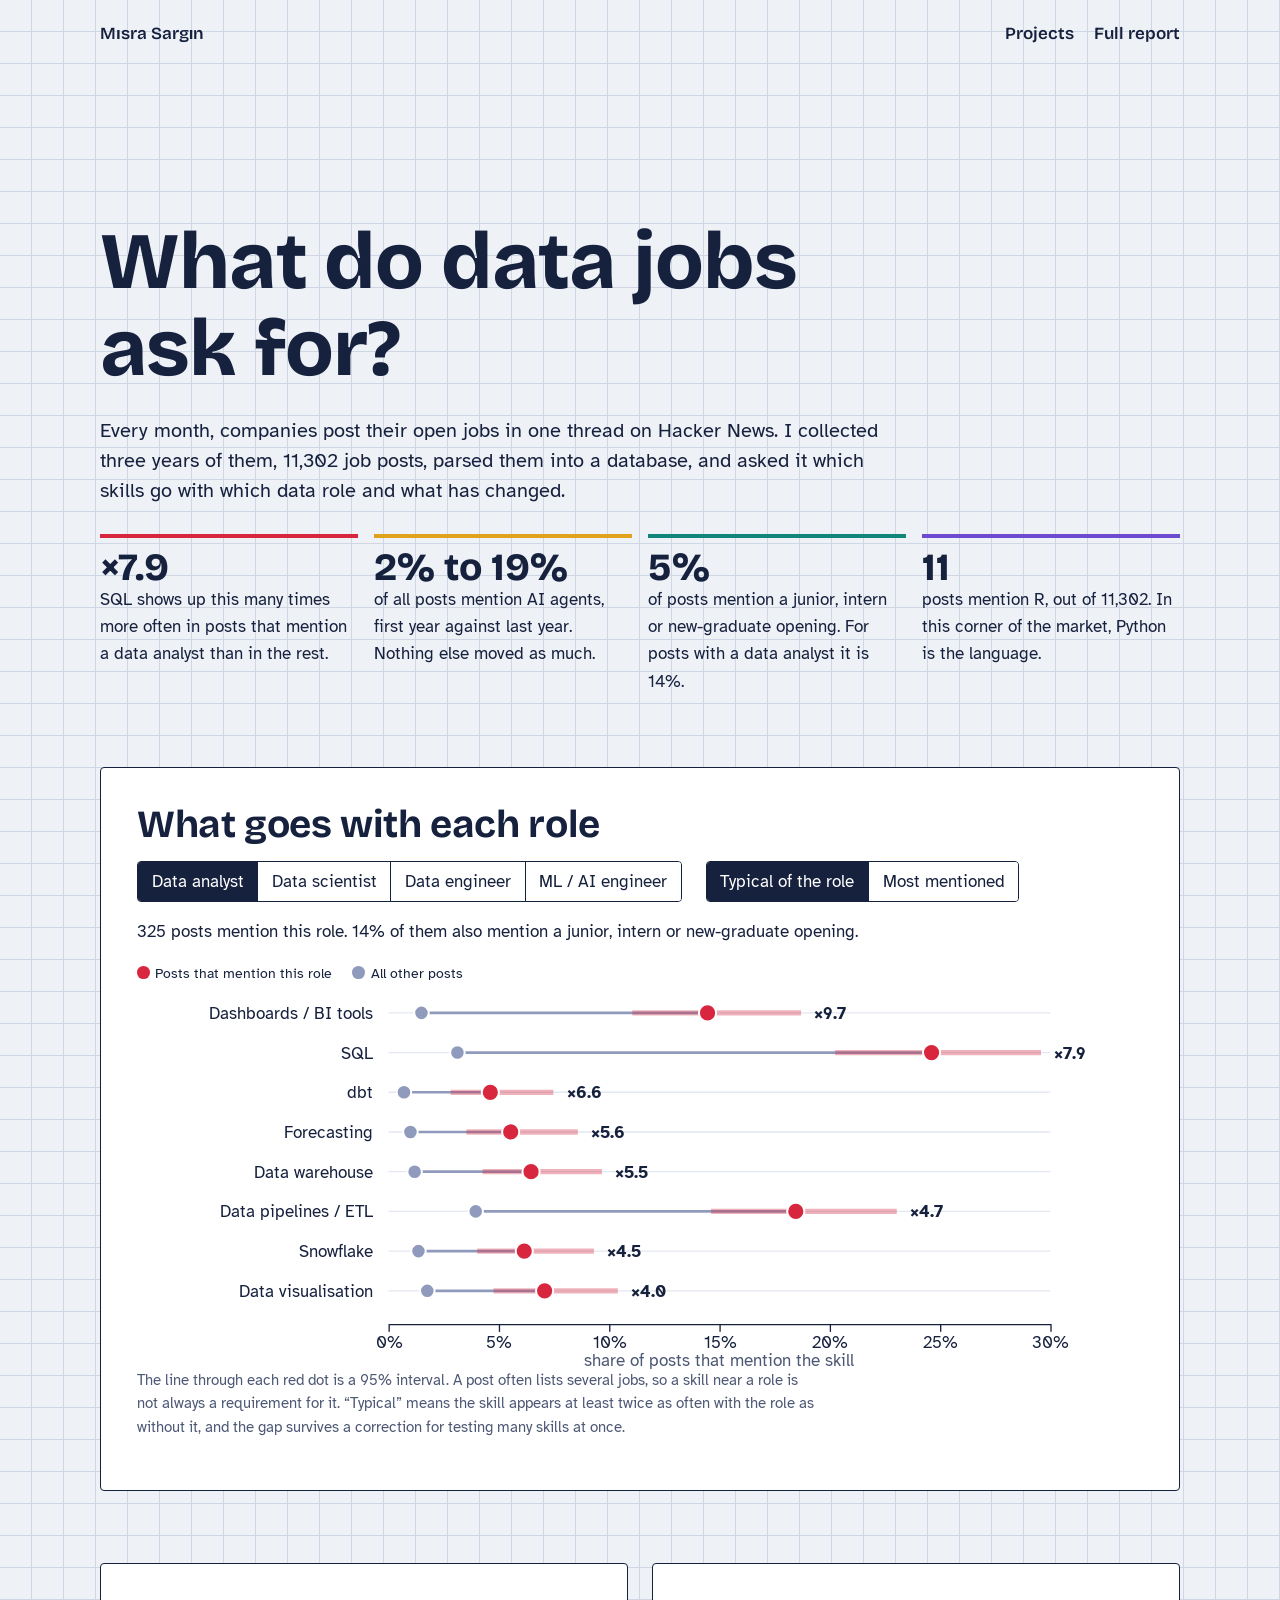
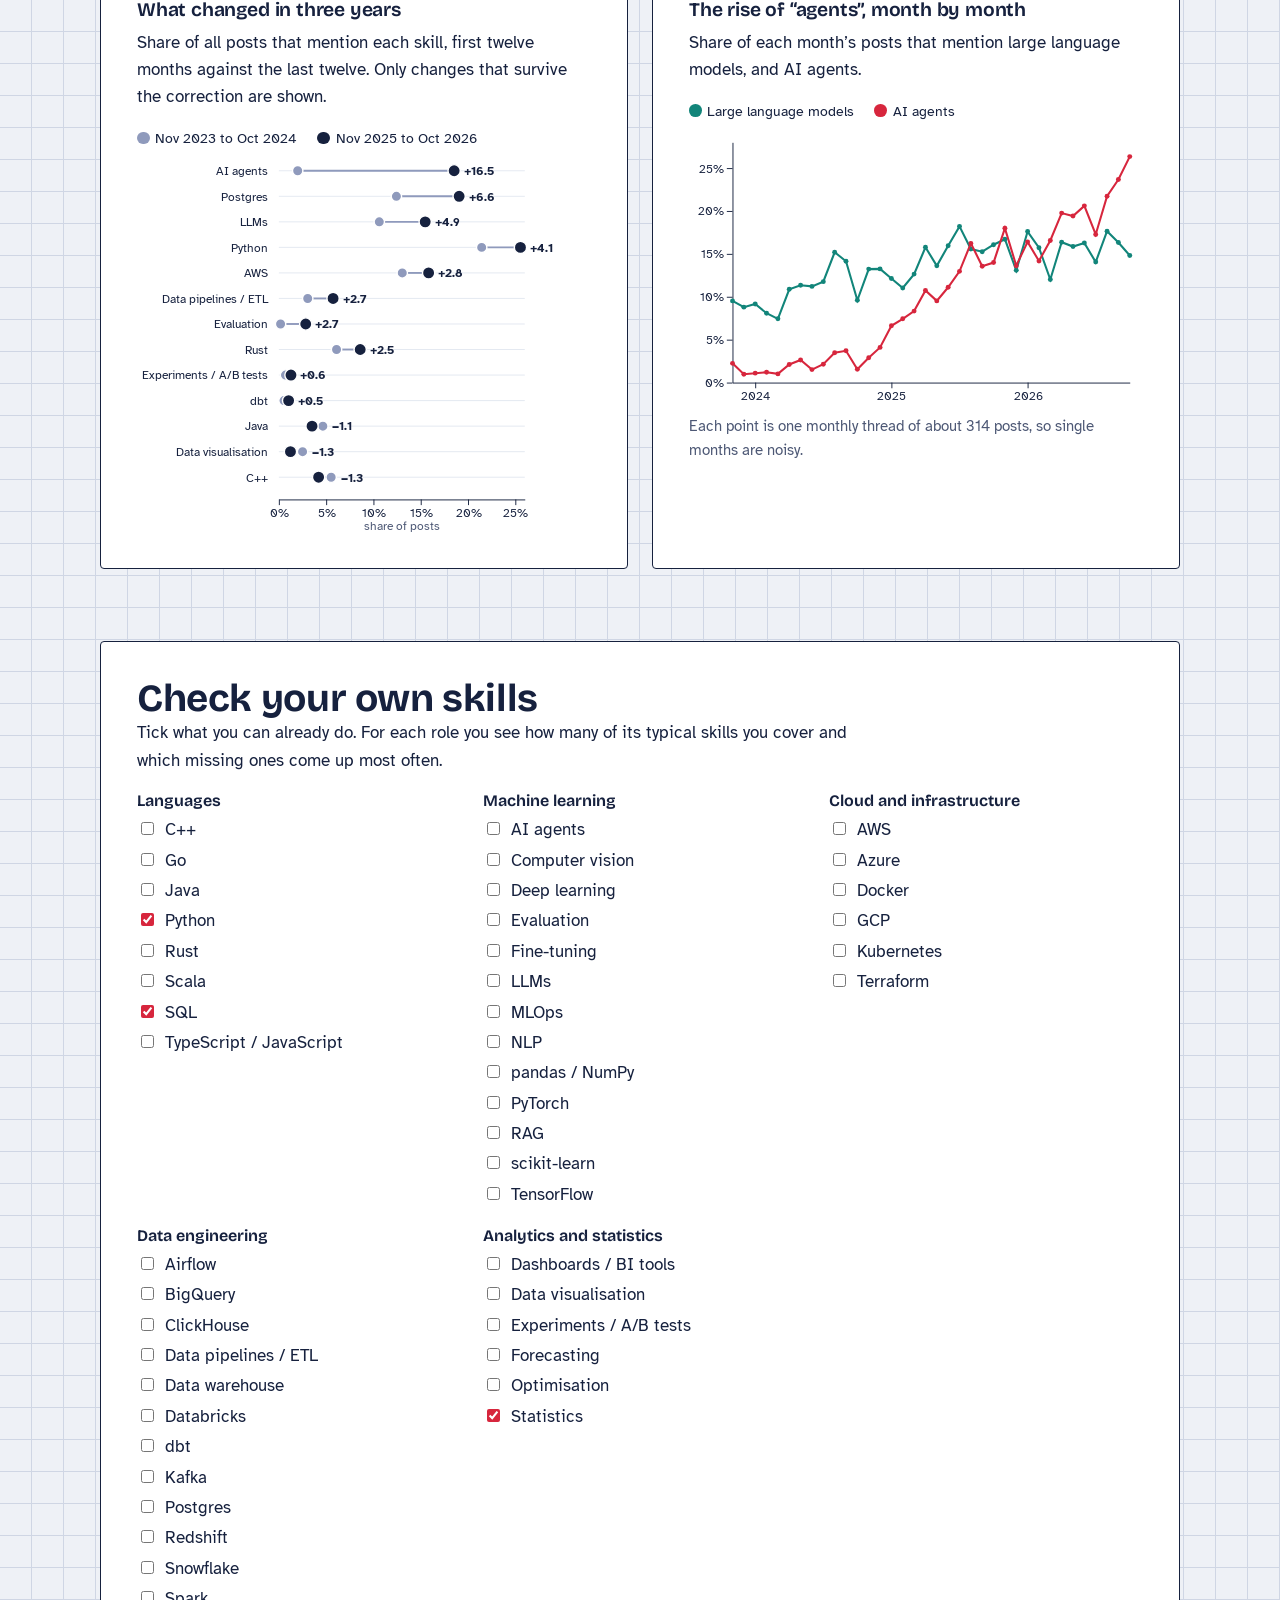
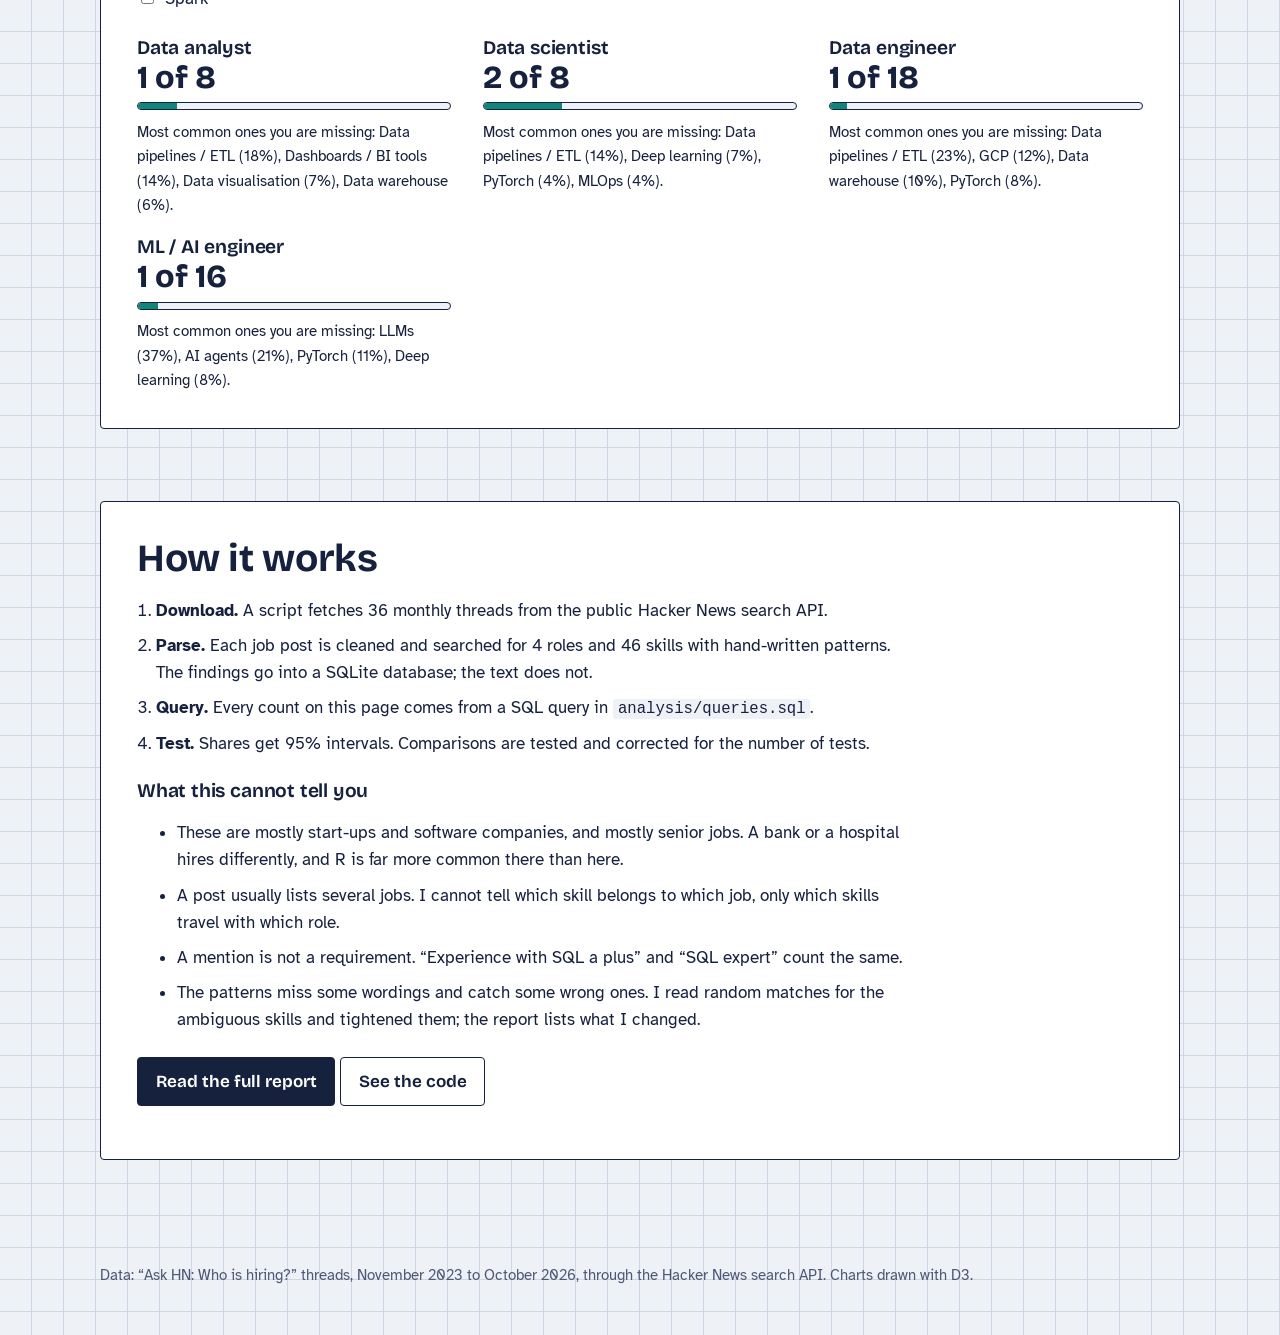
<file: projects/data-job-skills/index.html>
<!doctype html>
<html lang="en">
<head>
<meta charset="utf-8">
<meta name="viewport" content="width=device-width, initial-scale=1">
<title>What Do Data Jobs Ask For? | Mısra Sargın</title>
<meta name="description" content="11,302 job posts from three years of Hacker News hiring threads, parsed into a database and queried with SQL: which skills go with which data role, and what changed.">
<link rel="stylesheet" href="../../assets/style.css">
<style>
  .seg { display: inline-flex; flex-wrap: wrap; border: 1.5px solid var(--ink); border-radius: 4px; overflow: hidden; }
  .seg button { font: inherit; padding: 0.35rem 0.85rem; background: #fff; color: var(--ink); border: 0; border-left: 1.5px solid var(--ink); cursor: pointer; }
  .seg button:first-child { border-left: 0; }
  .seg button[aria-pressed="true"] { background: var(--ink); color: #fff; }
  .bar { display: flex; flex-wrap: wrap; gap: 0.75rem 1.5rem; align-items: center; margin: 1rem 0; }
  .key { display: flex; flex-wrap: wrap; gap: 0.3rem 1.25rem; font-size: 0.9rem; margin: 0.25rem 0 0.5rem; }
  .key i { display: inline-block; width: 0.8rem; height: 0.8rem; border-radius: 50%; margin-right: 0.35rem; vertical-align: -1px; }
  .groups { display: grid; grid-template-columns: repeat(auto-fit, minmax(min(100%, 230px), 1fr)); gap: 1rem 2rem; margin: 1rem 0 1.5rem; }
  .groups fieldset { border: 0; padding: 0; margin: 0; }
  .groups legend { font: 650 1rem var(--display); padding: 0; margin-bottom: 0.3rem; }
  .groups label { display: flex; gap: 0.5rem; align-items: baseline; padding: 0.1rem 0; cursor: pointer; }
  .groups input { accent-color: var(--string); }
  .fit { display: grid; grid-template-columns: repeat(auto-fit, minmax(min(100%, 230px), 1fr)); gap: 1.25rem 2rem; }
  .fit h3 { margin-bottom: 0.2rem; }
  .fit .score { font: 750 2rem/1 var(--display); }
  .fit .meter { height: 8px; background: var(--paper); border: 1px solid var(--ink); border-radius: 4px; margin: 0.4rem 0 0.6rem; overflow: hidden; }
  .fit .meter span { display: block; height: 100%; background: var(--teal); }
  .fit p { margin: 0; font-size: 0.95rem; }
  ol.steps { padding-left: 1.2rem; } ol.steps li { margin-bottom: 0.5rem; max-width: 68ch; }
</style>
</head>
<body>
<div class="wrap">
  <header class="top">
    <a href="../../">Mısra Sargın</a>
    <nav><a href="../../#projects">Projects</a><a href="report.html">Full report</a></nav>
  </header>

  <section class="hero" style="padding-bottom:0">
    <h1 style="max-width:15ch">What do data jobs ask for?</h1>
    <p class="lede">Every month, companies post their open jobs in one thread on Hacker News. I collected three years
      of them, <span data-k="meta.posts"></span> job posts, parsed them into a database, and asked it which skills
      go with which data role and what has changed.</p>
    <div class="answer">
      <div><b>×<span data-k="headline.sql_ratio_analyst" data-f="1dp"></span></b>SQL shows up this many times more often in posts that mention a data analyst than in the rest.</div>
      <div><b><span data-k="headline.agents_first" data-f="pct"></span> to <span data-k="headline.agents_last" data-f="pct"></span></b>of all posts mention AI agents, first year against last year. Nothing else moved as much.</div>
      <div><b data-k="meta.junior_share" data-f="pct"></b>of posts mention a junior, intern or new-graduate opening. For posts with a data analyst it is <span data-k="headline.junior_analyst" data-f="pct"></span>.</div>
      <div><b data-k="headline.r_posts"></b>posts mention R, out of <span data-k="meta.posts"></span>. In this corner of the market, Python is the language.</div>
    </div>
  </section>

  <section class="sheet chart">
    <h2>What goes with each role</h2>
    <div class="bar">
      <span class="seg" role="group" aria-label="Role" id="roles"></span>
      <span class="seg" role="group" aria-label="View" id="views">
        <button type="button" data-v="distinct" aria-pressed="true">Typical of the role</button><button type="button" data-v="common" aria-pressed="false">Most mentioned</button>
      </span>
    </div>
    <p id="role-line"></p>
    <div class="key"><span><i style="background:#d7263d"></i>Posts that mention this role</span><span><i style="background:#8f9abc"></i>All other posts</span></div>
    <svg id="skills" role="img" aria-label="Share of posts mentioning each skill, for the chosen role and for all other posts"></svg>
    <p class="small">The line through each red dot is a 95% interval. A post often lists several jobs, so a skill
      near a role is not always a requirement for it. “Typical” means the skill appears at least twice as often
      with the role as without it, and the gap survives a correction for testing many skills at once.</p>
  </section>

  <section class="two">
    <div class="sheet chart">
      <h3>What changed in three years</h3>
      <p>Share of all posts that mention each skill, first twelve months against the last twelve. Only changes that
        survive the correction are shown.</p>
      <div class="key"><span><i style="background:#8f9abc"></i>Nov 2023 to Oct 2024</span><span><i style="background:#16213e"></i>Nov 2025 to Oct 2026</span></div>
      <svg id="trend" role="img" aria-label="Share of posts mentioning each skill in the first and the last year"></svg>
    </div>
    <div class="sheet chart">
      <h3>The rise of “agents”, month by month</h3>
      <p>Share of each month’s posts that mention large language models, and AI agents.</p>
      <div class="key"><span><i style="background:#12857a"></i>Large language models</span><span><i style="background:#d7263d"></i>AI agents</span></div>
      <svg id="months" role="img" aria-label="Monthly share of posts mentioning large language models and AI agents"></svg>
      <p class="small">Each point is one monthly thread of about <span id="avg-posts"></span> posts, so single months are noisy.</p>
    </div>
  </section>

  <section class="sheet">
    <h2>Check your own skills</h2>
    <p>Tick what you can already do. For each role you see how many of its typical skills you cover and which
      missing ones come up most often.</p>
    <div class="groups" id="groups"></div>
    <div class="fit" id="fit"></div>
  </section>

  <section class="sheet">
    <h2>How it works</h2>
    <ol class="steps">
      <li><b>Download.</b> A script fetches 36 monthly threads from the public Hacker News search API.</li>
      <li><b>Parse.</b> Each job post is cleaned and searched for 4 roles and <span data-k="meta.skills_tracked"></span> skills with hand-written patterns. The findings go into a SQLite database; the text does not.</li>
      <li><b>Query.</b> Every count on this page comes from a SQL query in <code>analysis/queries.sql</code>.</li>
      <li><b>Test.</b> Shares get 95% intervals. Comparisons are tested and corrected for the number of tests.</li>
    </ol>
    <h3 style="margin-top:1.5rem">What this cannot tell you</h3>
    <ul class="limits">
      <li>These are mostly start-ups and software companies, and mostly senior jobs. A bank or a hospital hires differently, and R is far more common there than here.</li>
      <li>A post usually lists several jobs. I cannot tell which skill belongs to which job, only which skills travel with which role.</li>
      <li>A mention is not a requirement. “Experience with SQL a plus” and “SQL expert” count the same.</li>
      <li>The patterns miss some wordings and catch some wrong ones. I read random matches for the ambiguous skills and tightened them; the report lists what I changed.</li>
    </ul>
    <p style="margin-top:1.5rem"><a class="btn" href="report.html">Read the full report</a>
      <a class="btn ghost" href="https://github.com/misrasargin/misrasargin.github.io/tree/main/projects/data-job-skills">See the code</a></p>
  </section>

  <footer>Data: “Ask HN: Who is hiring?” threads, November 2023 to October 2026, through the Hacker News search API. Charts drawn with D3.</footer>
</div>
<script src="../../assets/vendor/d3.min.js"></script>
<script src="../../assets/fill.js"></script>
<script src="data/results.js"></script>
<script src="page.js"></script>
</body>
</html>
</file>
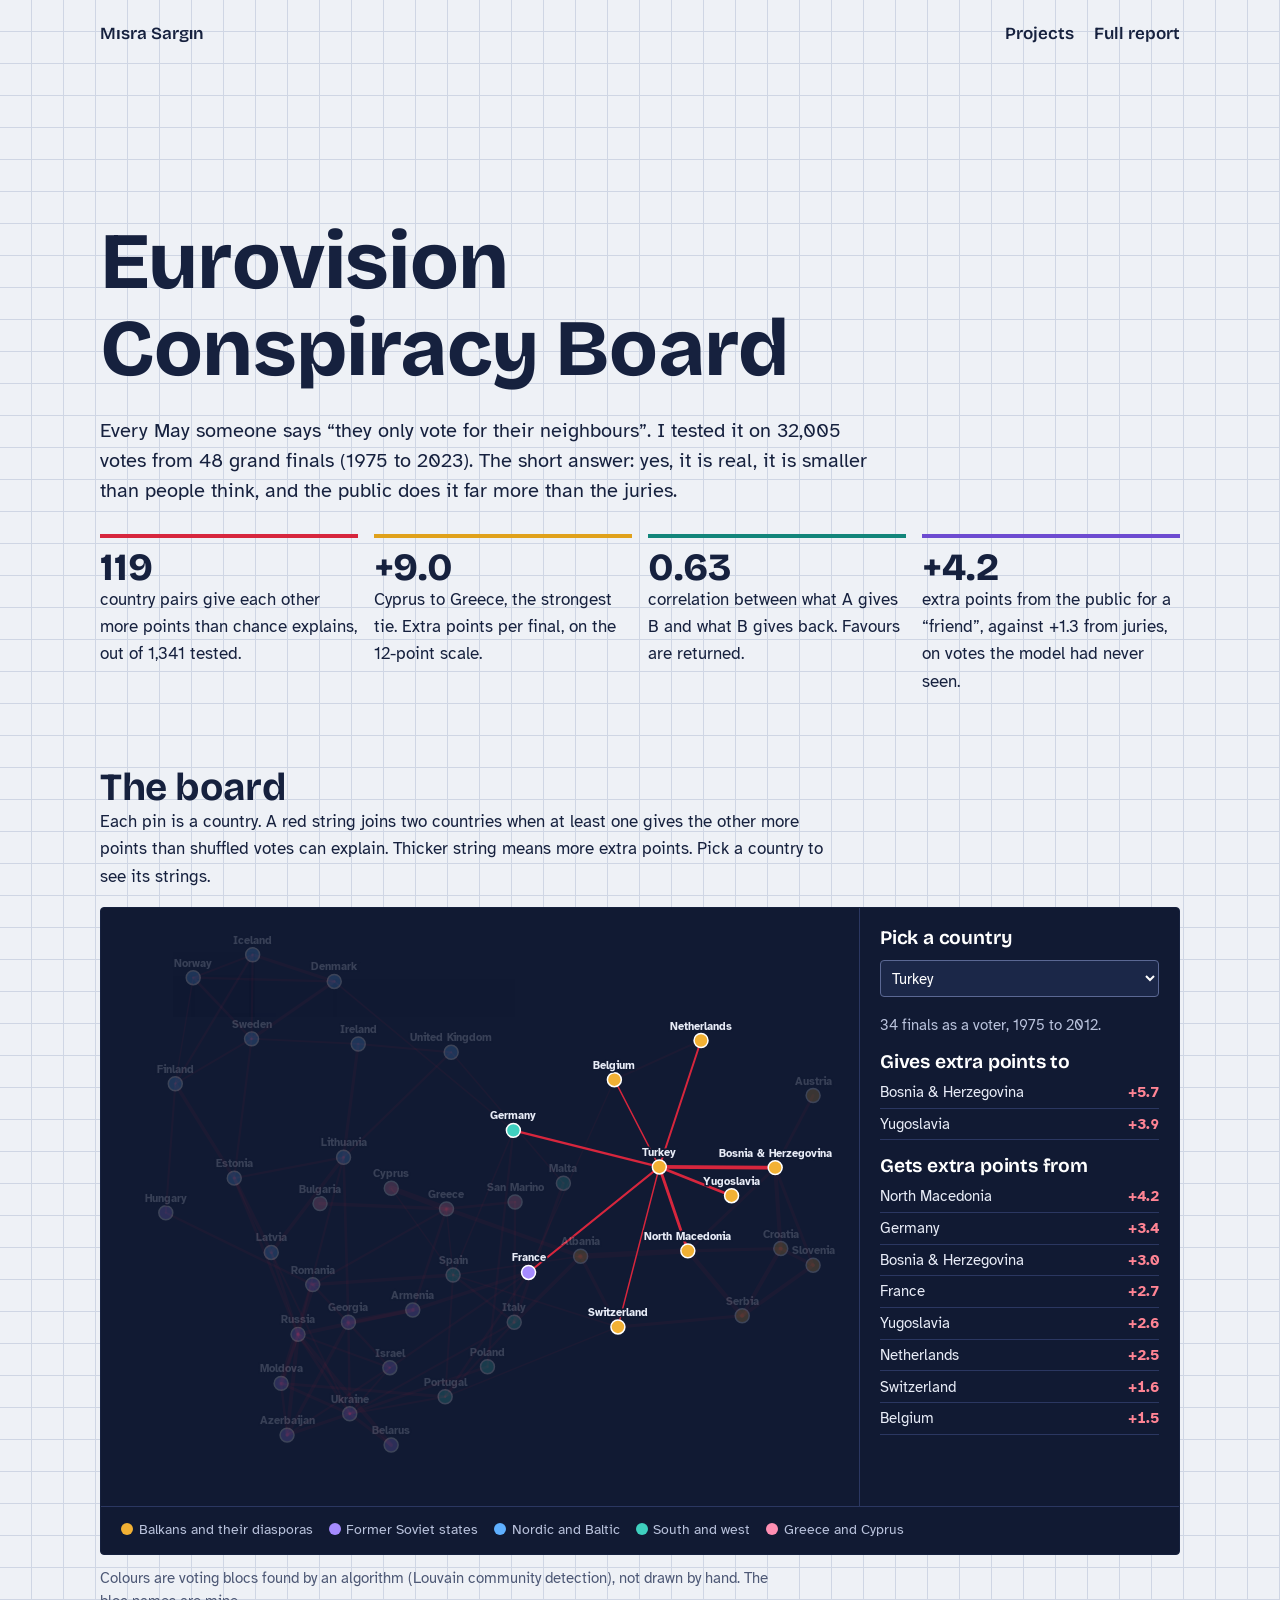
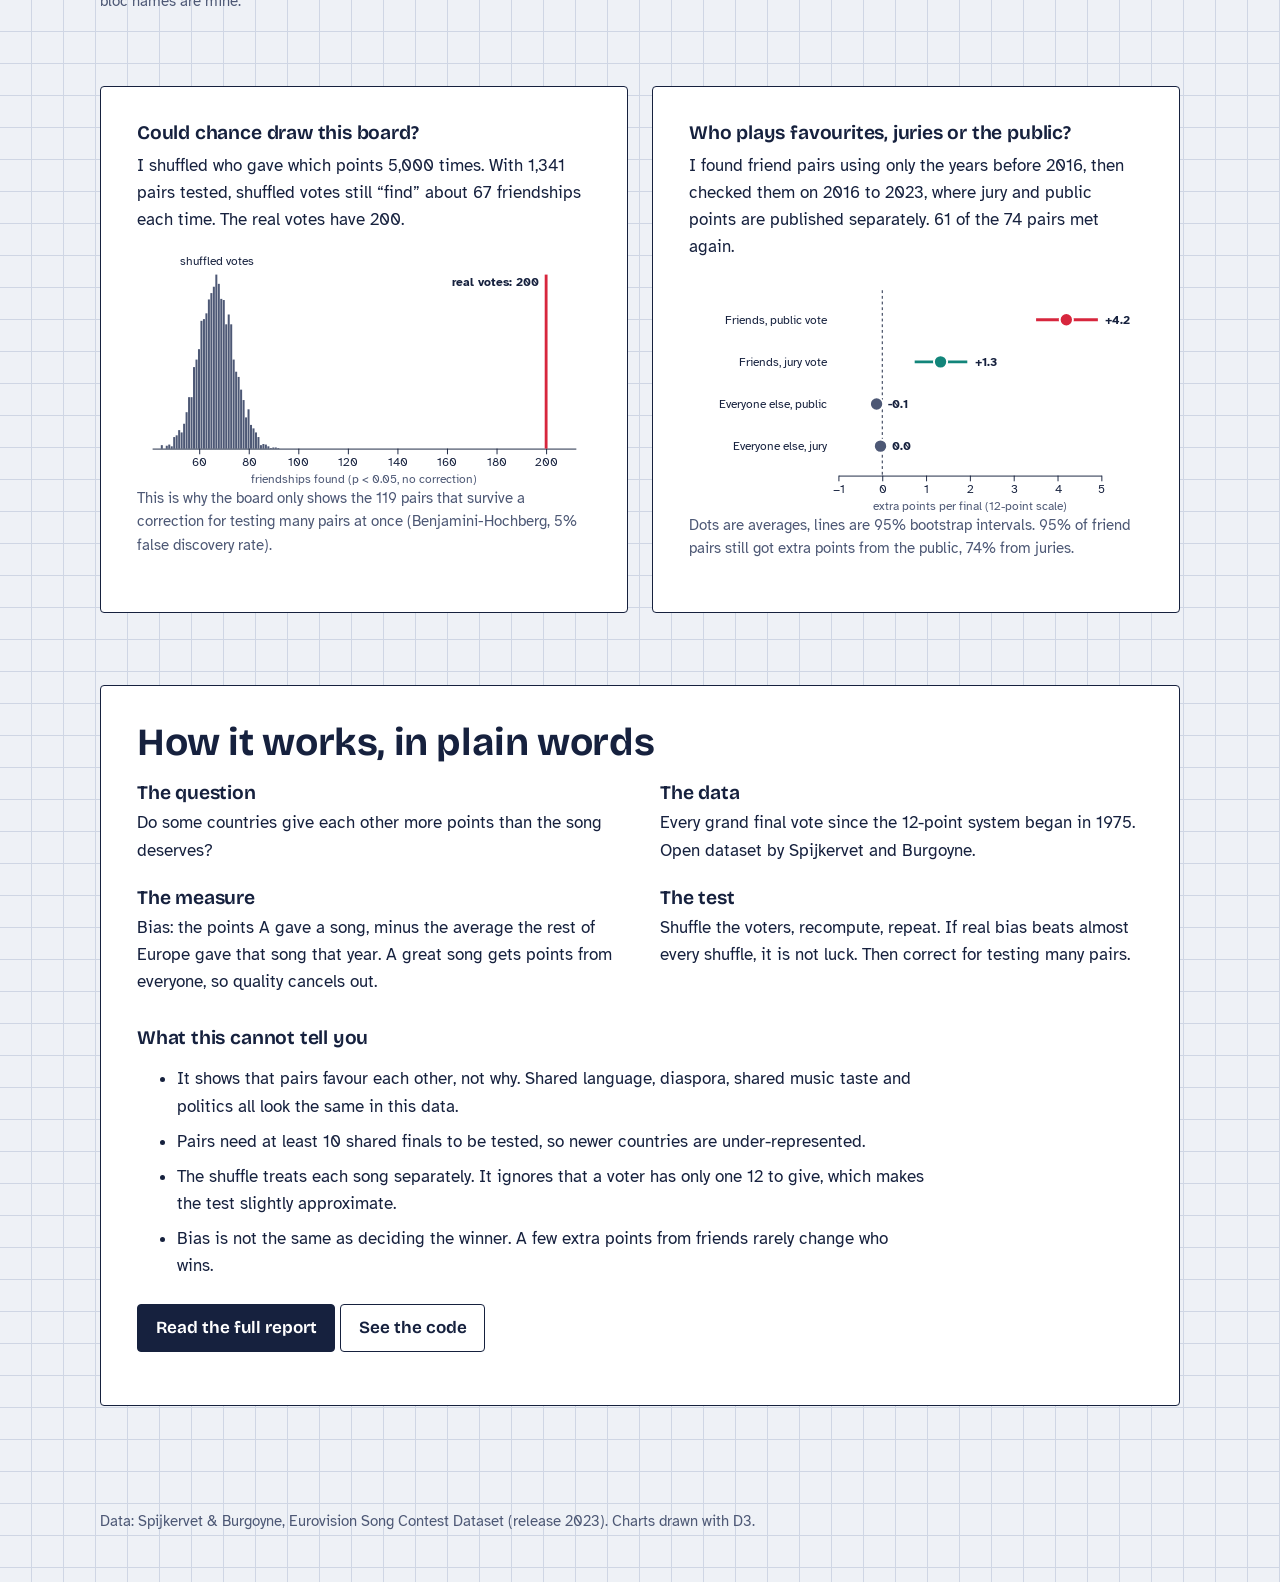
<file: projects/eurovision-blocs/index.html>
<!doctype html>
<html lang="en">
<head>
<meta charset="utf-8">
<meta name="viewport" content="width=device-width, initial-scale=1">
<title>Eurovision Conspiracy Board | Mısra Sargın</title>
<meta name="description" content="Do Eurovision countries really vote for their friends? A permutation test on 48 finals, with an interactive voting network.">
<link rel="stylesheet" href="../../assets/style.css">
</head>
<body>
<div class="wrap">
  <header class="top">
    <a href="../../">Mısra Sargın</a>
    <nav><a href="../../#projects">Projects</a><a href="report.html">Full report</a></nav>
  </header>

  <section class="hero" style="padding-bottom:0">
    <h1 style="max-width:16ch">Eurovision Conspiracy Board</h1>
    <p class="lede">Every May someone says “they only vote for their neighbours”. I tested it on
      <span data-k="meta.votes"></span> votes from <span data-k="meta.finals"></span> grand finals
      (<span data-k="meta.years.0" data-f="raw"></span> to <span data-k="meta.years.1" data-f="raw"></span>). The short answer: yes, it is real,
      it is smaller than people think, and the public does it far more than the juries.</p>
    <div class="answer">
      <div><b data-k="meta.bh_significant"></b>country pairs give each other more points than chance explains, out of <span data-k="meta.pairs_tested"></span> tested.</div>
      <div><b id="top-bias"></b><span id="top-pair"></span>, the strongest tie. Extra points per final, on the 12-point scale.</div>
      <div><b data-k="meta.reciprocity_r" data-f="2dp"></b>correlation between what A gives B and what B gives back. Favours are returned.</div>
      <div><b><span data-k="holdout.friends_tele.0" data-f="signed"></span></b>extra points from the public for a “friend”, against
        <span data-k="holdout.friends_jury.0" data-f="signed"></span> from juries, on votes the model had never seen.</div>
    </div>
  </section>

  <section>
    <h2>The board</h2>
    <p>Each pin is a country. A red string joins two countries when at least one gives the other more points than
      shuffled votes can explain. Thicker string means more extra points. Pick a country to see its strings.</p>
    <div class="board">
      <svg id="board" role="img" aria-label="Network of countries joined by significant voting ties"></svg>
      <div class="side">
        <label for="pick"><h3>Pick a country</h3></label>
        <select id="pick"></select>
        <p id="pick-note"></p>
        <h3>Gives extra points to</h3>
        <ol id="gives"></ol>
        <h3>Gets extra points from</h3>
        <ol id="gets"></ol>
      </div>
      <div class="legend" id="legend"></div>
    </div>
    <p class="small" style="margin-top:0.75rem">Colours are voting blocs found by an algorithm (Louvain community detection),
      not drawn by hand. The bloc names are mine.</p>
  </section>

  <section class="two">
    <div class="sheet chart">
      <h3>Could chance draw this board?</h3>
      <p>I shuffled who gave which points <span data-k="meta.permutations"></span> times. With
        <span data-k="meta.pairs_tested"></span> pairs tested, shuffled votes still “find” about
        <span data-k="meta.expected_by_chance"></span> friendships each time. The real votes have
        <span data-k="meta.naive_significant"></span>.</p>
      <svg id="chance" role="img" aria-label="Histogram of friendships found in shuffled votes compared with the real count"></svg>
      <p class="small">This is why the board only shows the <span data-k="meta.bh_significant"></span> pairs that survive a
        correction for testing many pairs at once (Benjamini-Hochberg, 5% false discovery rate).</p>
    </div>
    <div class="sheet chart">
      <h3>Who plays favourites, juries or the public?</h3>
      <p>I found friend pairs using only the years before 2016, then checked them on 2016 to 2023, where jury and public
        points are published separately. <span data-k="holdout.friend_pairs_seen_again"></span> of the
        <span data-k="holdout.train_pairs_found"></span> pairs met again.</p>
      <svg id="split" role="img" aria-label="Extra points for friend pairs from the public and from juries"></svg>
      <p class="small">Dots are averages, lines are 95% bootstrap intervals.
        <span data-k="holdout.share_still_positive_tele" data-f="pct"></span> of friend pairs still got extra points from the public,
        <span data-k="holdout.share_still_positive_jury" data-f="pct"></span> from juries.</p>
    </div>
  </section>

  <section class="sheet">
    <h2>How it works, in plain words</h2>
    <div class="cols" style="margin-top:1.25rem">
      <div><h3>The question</h3><p>Do some countries give each other more points than the song deserves?</p></div>
      <div><h3>The data</h3><p>Every grand final vote since the 12-point system began in 1975. Open dataset by Spijkervet and Burgoyne.</p></div>
      <div><h3>The measure</h3><p>Bias: the points A gave a song, minus the average the rest of Europe gave that song that year. A great song gets points from everyone, so quality cancels out.</p></div>
      <div><h3>The test</h3><p>Shuffle the voters, recompute, repeat. If real bias beats almost every shuffle, it is not luck. Then correct for testing many pairs.</p></div>
    </div>
    <h3 style="margin-top:2rem">What this cannot tell you</h3>
    <ul class="limits">
      <li>It shows that pairs favour each other, not why. Shared language, diaspora, shared music taste and politics all look the same in this data.</li>
      <li>Pairs need at least <span data-k="meta.min_years"></span> shared finals to be tested, so newer countries are under-represented.</li>
      <li>The shuffle treats each song separately. It ignores that a voter has only one 12 to give, which makes the test slightly approximate.</li>
      <li>Bias is not the same as deciding the winner. A few extra points from friends rarely change who wins.</li>
    </ul>
    <p style="margin-top:1.5rem"><a class="btn" href="report.html">Read the full report</a>
      <a class="btn ghost" href="https://github.com/misrasargin/misrasargin.github.io/tree/main/projects/eurovision-blocs">See the code</a></p>
  </section>

  <footer>Data: Spijkervet &amp; Burgoyne, Eurovision Song Contest Dataset (release 2023). Charts drawn with D3.</footer>
</div>

<script src="../../assets/vendor/d3.min.js"></script>
<script src="../../assets/fill.js"></script>
<script src="data/results.js"></script>
<script src="board.js"></script>
<script>
const D = window.EUROVISION;
fillNumbers(D);
const name = (id) => D.countries.find((c) => c.id === id).name;
const sig = D.pairs.filter((p) => p.sig).sort((a, b) => b.bias - a.bias);
document.getElementById("top-bias").textContent = "+" + sig[0].bias.toFixed(1);
document.getElementById("top-pair").textContent = `${name(sig[0].from)} to ${name(sig[0].to)}`;

// ---- board + side panel -------------------------------------------------
const pick = document.getElementById("pick");
const board = drawBoard("#board", D, { onPick: (id) => { pick.value = id; show(id); } });
board.model.nodes.slice().sort((a, b) => a.name.localeCompare(b.name)).forEach((n) => pick.add(new Option(n.name, n.id)));
document.getElementById("legend").innerHTML = [...board.model.style.values()]
  .map((s) => `<span><i style="background:${s.color}"></i>${s.name}</span>`).join("");

function list(el, rows, key) {
  el.innerHTML = rows.length
    ? rows.map((p) => `<li><span>${name(p[key])}</span><span>+${p.bias.toFixed(1)}</span></li>`).join("")
    : `<li class="none"><span>No tie strong enough</span><span></span></li>`;
}
function show(id) {
  const c = board.model.byId.get(id);
  board.highlight(id);
  document.getElementById("pick-note").textContent = `${c.finals} finals as a voter, ${c.first} to ${c.last}.`;
  list(document.getElementById("gives"), sig.filter((p) => p.from === id), "to");
  list(document.getElementById("gets"), sig.filter((p) => p.to === id), "from");
}
pick.addEventListener("change", () => show(pick.value));
pick.value = board.model.byId.has("tr") && sig.some((p) => p.from === "tr" || p.to === "tr") ? "tr" : sig[0].from;
show(pick.value);

// ---- chance histogram ---------------------------------------------------
(function () {
  const W = 480, H = 250, m = { t: 26, r: 16, b: 40, l: 16 };
  const svg = d3.select("#chance").attr("viewBox", `0 0 ${W} ${H}`);
  const counts = D.chance_hist.map((n, k) => ({ k, n })).filter((d) => d.n > 0);
  const real = D.meta.naive_significant;
  const x = d3.scaleLinear().domain([d3.min(counts, (d) => d.k) - 4, real + 12]).range([m.l, W - m.r]);
  const y = d3.scaleLinear().domain([0, d3.max(counts, (d) => d.n)]).range([H - m.b, m.t]);
  svg.append("g").selectAll("rect").data(counts).join("rect")
    .attr("x", (d) => x(d.k - 0.5)).attr("width", Math.max(1, x(1) - x(0) - 0.5))
    .attr("y", (d) => y(d.n)).attr("height", (d) => y(0) - y(d.n)).attr("fill", "#4d5875");
  svg.append("g").attr("class", "axis").attr("transform", `translate(0,${H - m.b})`).call(d3.axisBottom(x).ticks(7).tickSizeOuter(0));
  svg.append("text").attr("class", "note").attr("x", W / 2).attr("y", H - 4).attr("text-anchor", "middle").text("friendships found (p < 0.05, no correction)");
  svg.append("text").attr("x", x(D.meta.expected_by_chance)).attr("y", m.t - 10).attr("text-anchor", "middle").text("shuffled votes");
  svg.append("line").attr("x1", x(real)).attr("x2", x(real)).attr("y1", m.t).attr("y2", H - m.b).attr("stroke", "#d7263d").attr("stroke-width", 3);
  svg.append("text").attr("x", x(real) - 8).attr("y", m.t + 12).attr("text-anchor", "end").attr("fill", "#d7263d").style("font-weight", 700).text(`real votes: ${real}`);
})();

// ---- jury vs public -----------------------------------------------------
(function () {
  const h = D.holdout;
  const rows = [
    { label: "Friends, public vote", v: h.friends_tele, c: "#d7263d" },
    { label: "Friends, jury vote", v: h.friends_jury, c: "#12857a" },
    { label: "Everyone else, public", v: h.others_tele, c: "#4d5875" },
    { label: "Everyone else, jury", v: h.others_jury, c: "#4d5875" },
  ];
  const W = 480, H = 250, m = { t: 14, r: 44, b: 40, l: 158 };
  const svg = d3.select("#split").attr("viewBox", `0 0 ${W} ${H}`);
  const x = d3.scaleLinear().domain([-1, Math.ceil(d3.max(rows, (r) => r.v[2]))]).range([m.l, W - m.r]);
  const y = d3.scaleBand().domain(rows.map((r) => r.label)).range([m.t, H - m.b]).padding(0.4);
  svg.append("g").attr("class", "axis").attr("transform", `translate(0,${H - m.b})`).call(d3.axisBottom(x).ticks(6).tickSizeOuter(0));
  svg.append("line").attr("x1", x(0)).attr("x2", x(0)).attr("y1", m.t).attr("y2", H - m.b).attr("stroke", "#16213e").attr("stroke-dasharray", "3 3");
  svg.append("text").attr("class", "note").attr("x", (m.l + W - m.r) / 2).attr("y", H - 4).attr("text-anchor", "middle").text("extra points per final (12-point scale)");
  const g = svg.append("g").selectAll("g").data(rows).join("g").attr("transform", (r) => `translate(0,${y(r.label) + y.bandwidth() / 2})`);
  g.append("text").attr("x", m.l - 12).attr("dy", "0.35em").attr("text-anchor", "end").text((r) => r.label);
  g.append("line").attr("x1", (r) => x(r.v[1])).attr("x2", (r) => x(r.v[2])).attr("stroke", (r) => r.c).attr("stroke-width", 3);
  g.append("circle").attr("cx", (r) => x(r.v[0])).attr("r", 7).attr("fill", (r) => r.c).attr("stroke", "#fff").attr("stroke-width", 2);
  g.append("text").attr("x", (r) => x(r.v[2]) + 8).attr("dy", "0.35em").style("font-weight", 700).text((r) => signed(r.v[0]));
})();
</script>
</body>
</html>
</file>
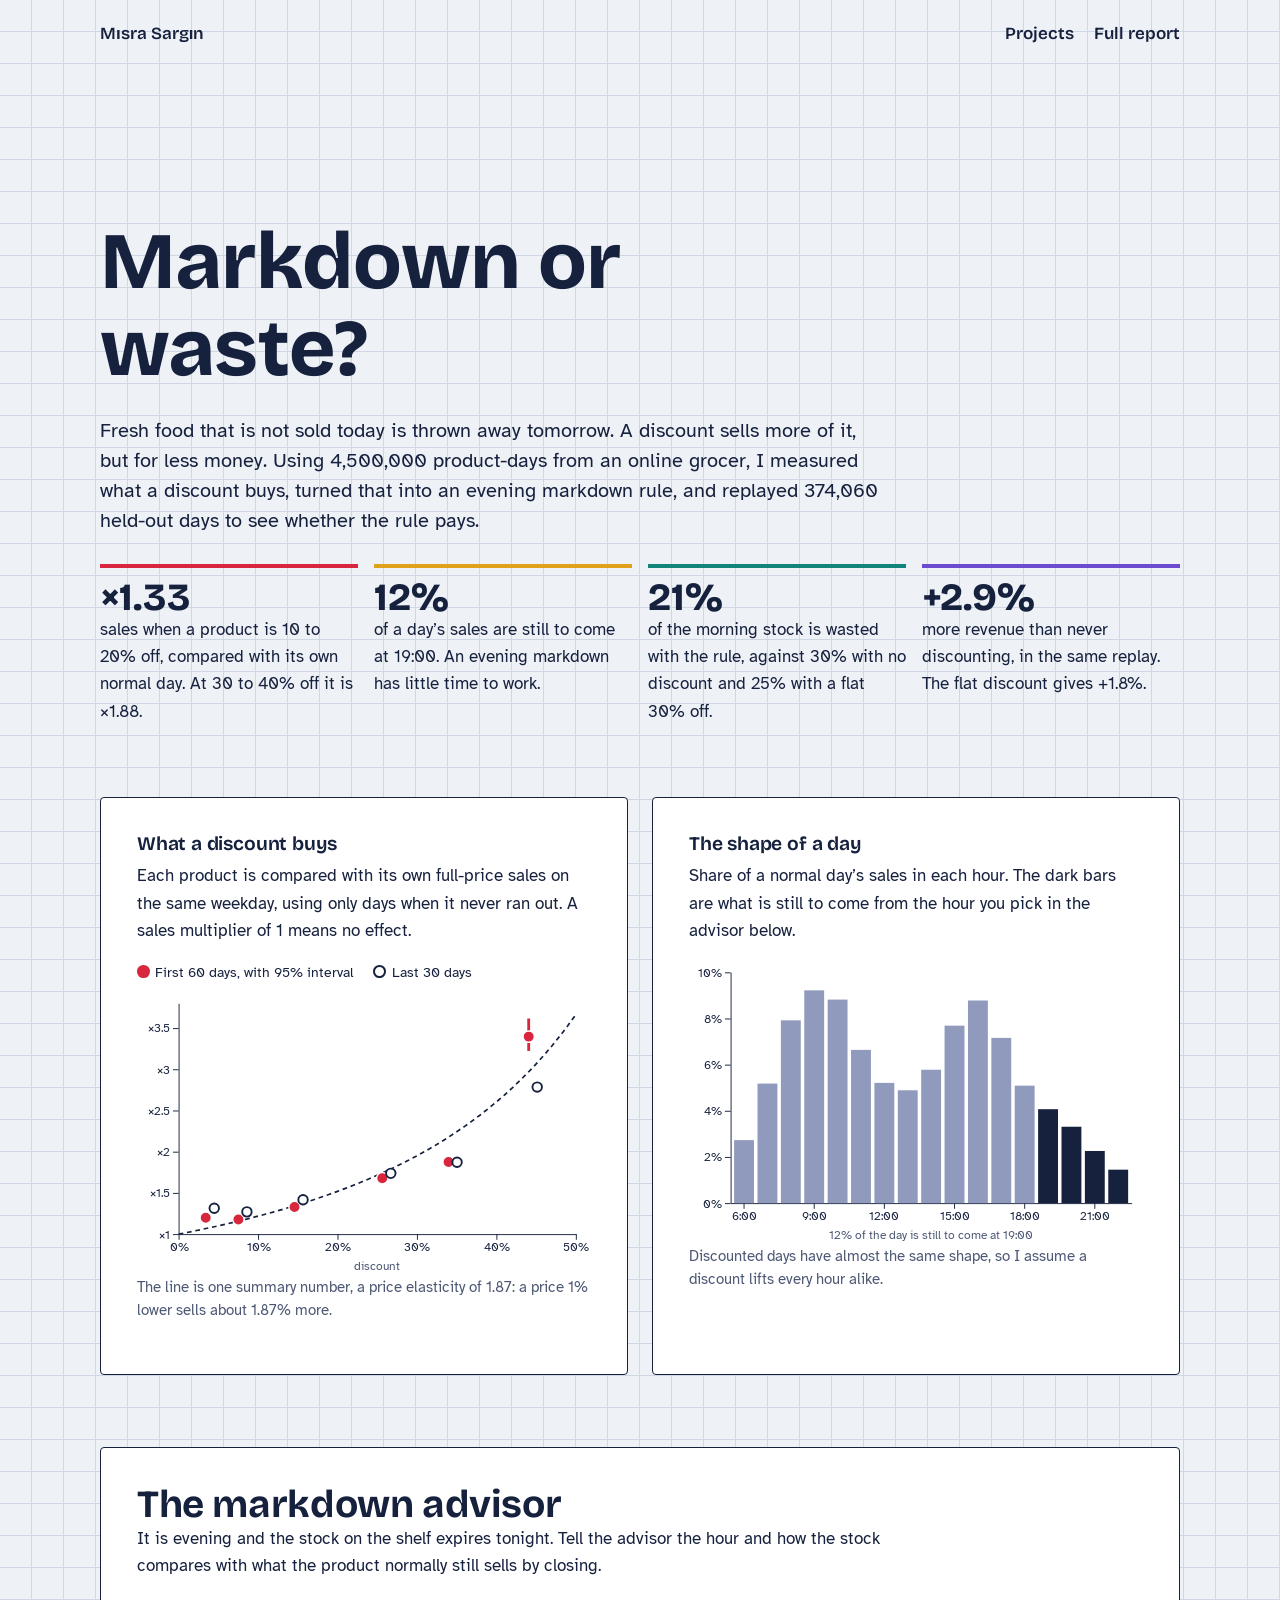
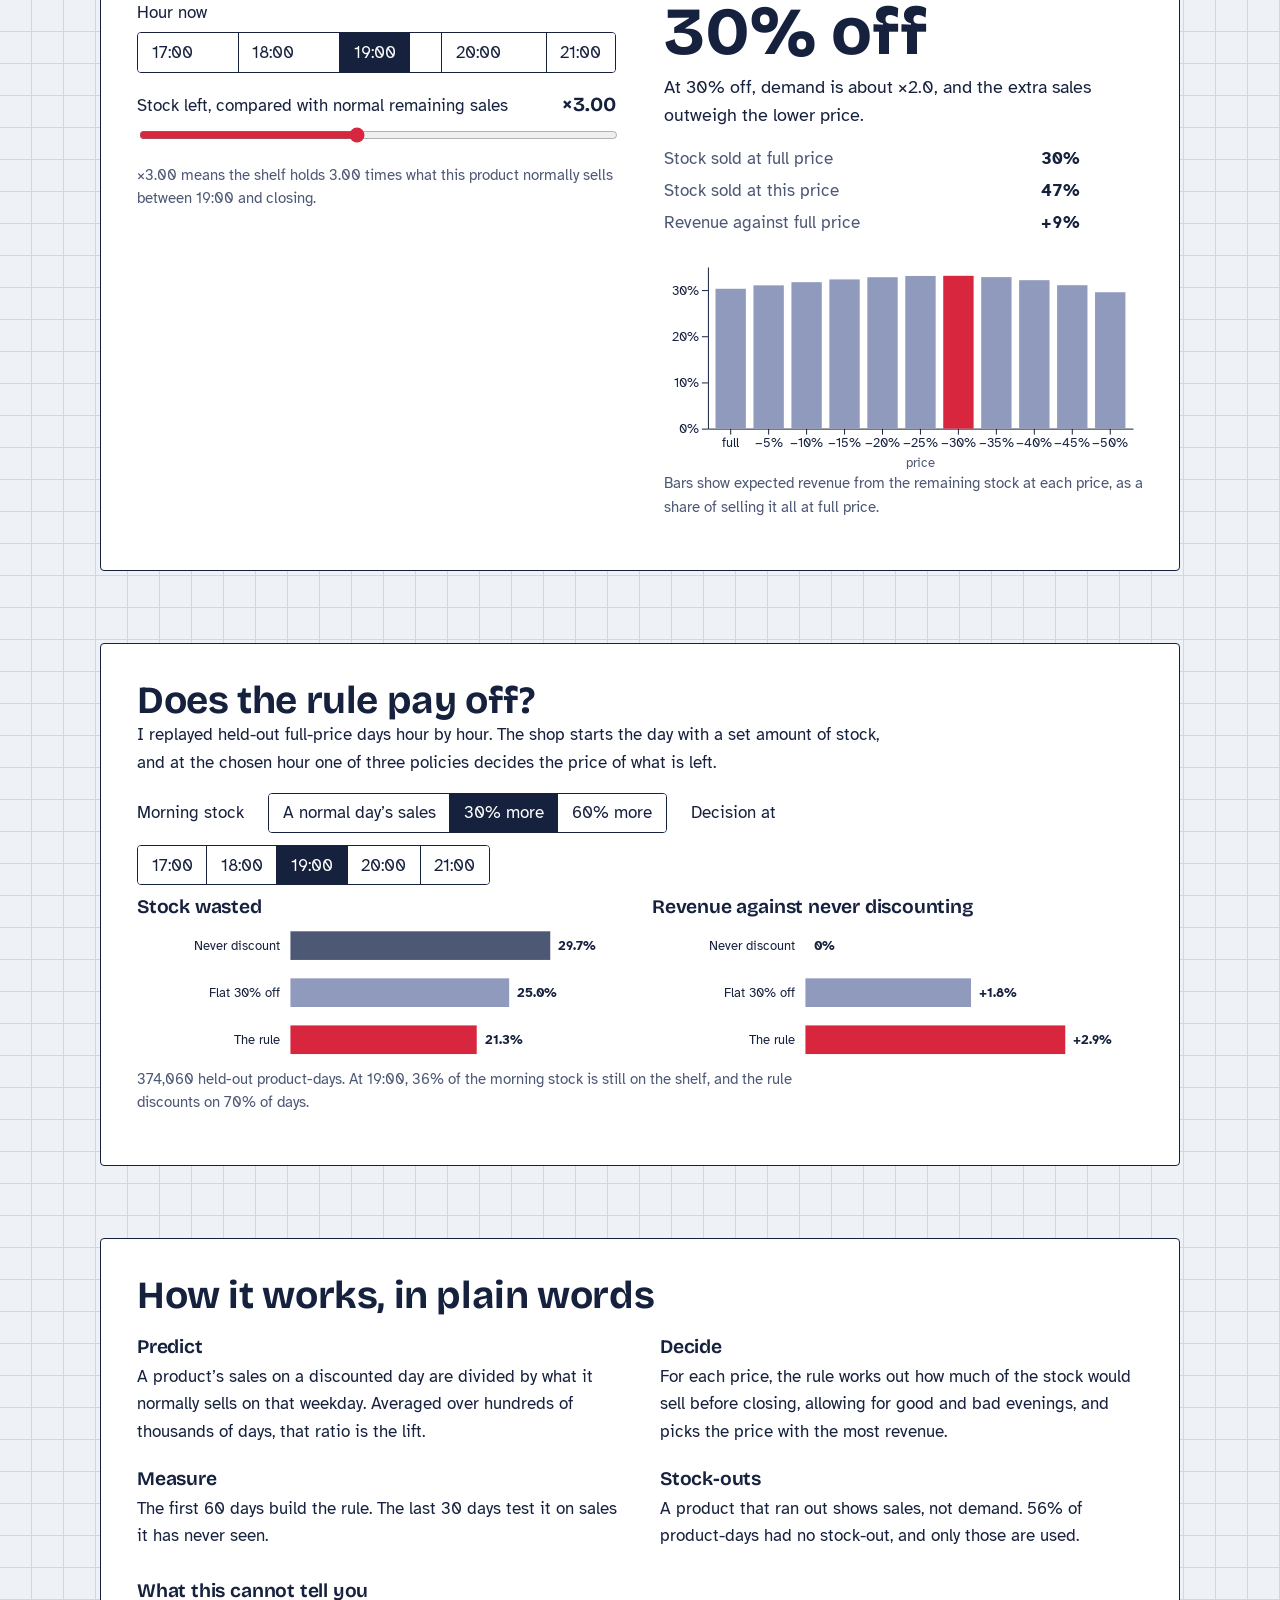
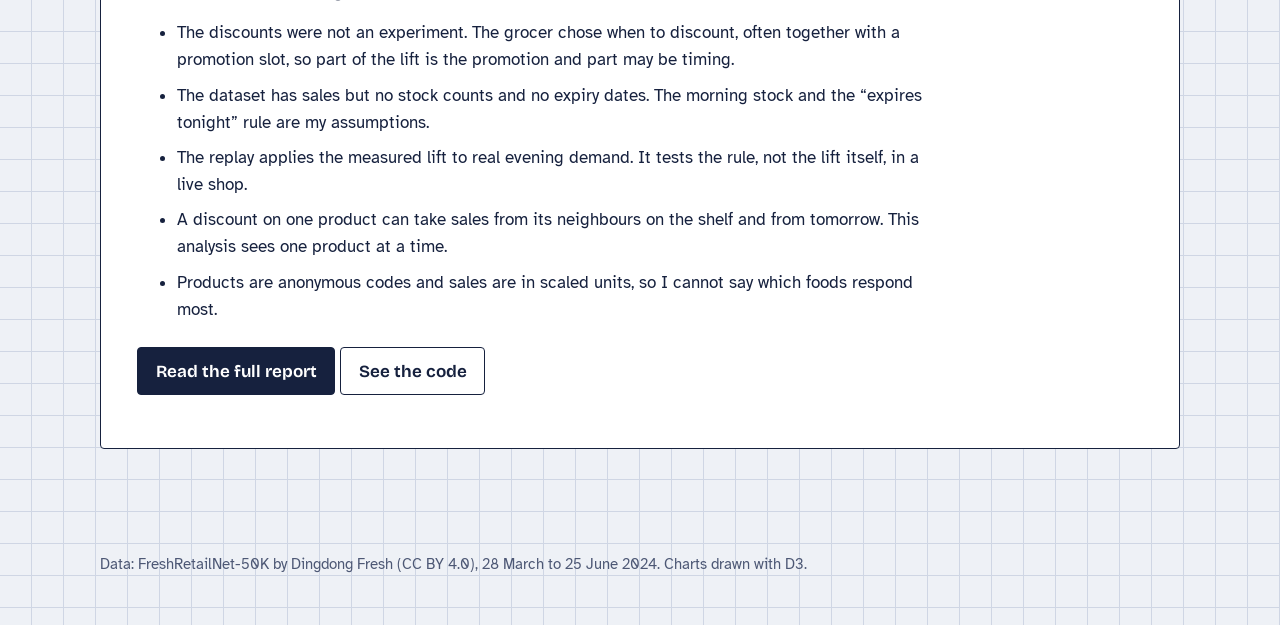
<file: projects/grocery-markdown/index.html>
<!doctype html>
<html lang="en">
<head>
<meta charset="utf-8">
<meta name="viewport" content="width=device-width, initial-scale=1">
<title>Markdown or Waste? | Mısra Sargın</title>
<meta name="description" content="When should a shop discount a fresh product, and by how much? Discount response from 4.5 million product-days of an online grocer, an evening markdown rule, and a replay of held-out days.">
<link rel="stylesheet" href="../../assets/style.css">
<style>
  .seg { display: inline-flex; flex-wrap: wrap; border: 1.5px solid var(--ink); border-radius: 4px; overflow: hidden; }
  .seg button { font: inherit; padding: 0.35rem 0.85rem; background: #fff; color: var(--ink); border: 0; border-left: 1.5px solid var(--ink); cursor: pointer; }
  .seg button:first-child { border-left: 0; }
  .seg button[aria-pressed="true"] { background: var(--ink); color: #fff; }
  .tool { display: grid; grid-template-columns: repeat(auto-fit, minmax(min(100%, 320px), 1fr)); gap: 1.5rem 3rem; margin-top: 1.25rem; }
  .field { display: grid; gap: 0.35rem; margin-bottom: 1.2rem; }
  .field > span { display: flex; justify-content: space-between; gap: 1rem; align-items: baseline; }
  .field b { font: 700 1.25rem var(--display); white-space: nowrap; }
  .field input[type="range"] { accent-color: var(--string); width: 100%; }
  .big { font: 750 clamp(2.6rem, 7vw, 4.2rem)/1 var(--display); margin: 0; }
  .answer-line { font-size: 1.1rem; margin: 0.4rem 0 1rem; max-width: 36ch; }
  .facts { display: grid; grid-template-columns: 1fr auto; gap: 0.3rem 1rem; margin: 0 0 1rem; max-width: 26rem; }
  .facts dt { color: var(--ink-soft); } .facts dd { margin: 0; font-weight: 700; text-align: right; font-variant-numeric: tabular-nums; }
  .key { display: flex; flex-wrap: wrap; gap: 0.3rem 1.25rem; font-size: 0.9rem; margin: 0.25rem 0 0.5rem; }
  .key i { display: inline-block; width: 0.8rem; height: 0.8rem; border-radius: 50%; margin-right: 0.35rem; vertical-align: -1px; }
  .bar { display: flex; flex-wrap: wrap; gap: 0.75rem 1.5rem; align-items: center; margin: 0.75rem 0; }
</style>
</head>
<body>
<div class="wrap">
  <header class="top">
    <a href="../../">Mısra Sargın</a>
    <nav><a href="../../#projects">Projects</a><a href="report.html">Full report</a></nav>
  </header>

  <section class="hero" style="padding-bottom:0">
    <h1>Markdown or waste?</h1>
    <p class="lede">Fresh food that is not sold today is thrown away tomorrow. A discount sells more of it, but for
      less money. Using <span data-k="meta.product_days"></span> product-days from an online grocer, I measured what a
      discount buys, turned that into an evening markdown rule, and replayed <span data-k="meta.replay_days"></span>
      held-out days to see whether the rule pays.</p>
    <div class="answer">
      <div><b>×<span id="t-lift"></span></b>sales when a product is 10 to 20% off, compared with its own normal day. At 30 to 40% off it is ×<span id="t-lift2"></span>.</div>
      <div><b id="t-left"></b>of a day’s sales are still to come at 19:00. An evening markdown has little time to work.</div>
      <div><b id="t-waste"></b>of the morning stock is wasted with the rule, against <span id="t-waste0"></span> with no discount and <span id="t-waste1"></span> with a flat 30% off.</div>
      <div><b id="t-rev"></b>more revenue than never discounting, in the same replay. The flat discount gives <span id="t-rev1"></span>.</div>
    </div>
  </section>

  <section class="two">
    <div class="sheet chart">
      <h3>What a discount buys</h3>
      <p>Each product is compared with its own full-price sales on the same weekday, using only days when it never ran
        out. A sales multiplier of 1 means no effect.</p>
      <div class="key"><span><i style="background:#d7263d"></i>First 60 days, with 95% interval</span><span><i style="background:#fff;border:2px solid #16213e"></i>Last 30 days</span></div>
      <svg id="lift" role="img" aria-label="Sales multiplier by depth of discount"></svg>
      <p class="small">The line is one summary number, a price elasticity of <span data-k="elasticity.value" data-f="2dp"></span>:
        a price 1% lower sells about <span data-k="elasticity.value" data-f="2dp"></span>% more.</p>
    </div>
    <div class="sheet chart">
      <h3>The shape of a day</h3>
      <p>Share of a normal day’s sales in each hour. The dark bars are what is still to come from the hour you pick
        in the advisor below.</p>
      <svg id="day" role="img" aria-label="Share of daily sales by hour"></svg>
      <p class="small">Discounted days have almost the same shape, so I assume a discount lifts every hour alike.</p>
    </div>
  </section>

  <section class="sheet">
    <h2>The markdown advisor</h2>
    <p>It is evening and the stock on the shelf expires tonight. Tell the advisor the hour and how the stock
      compares with what the product normally still sells by closing.</p>
    <div class="tool">
      <div>
        <div class="field"><span>Hour now</span><span class="seg" role="group" aria-label="Hour" id="hours"></span></div>
        <label class="field"><span>Stock left, compared with normal remaining sales <b id="s-out"></b></span>
          <input type="range" id="s" min="0.5" max="6" step="0.05" value="3"></label>
        <p class="small" id="s-help"></p>
      </div>
      <div class="chart">
        <p class="big" id="advice"></p>
        <p class="answer-line" id="advice-line"></p>
        <dl class="facts">
          <dt>Stock sold at full price</dt><dd id="a-full"></dd>
          <dt>Stock sold at this price</dt><dd id="a-best"></dd>
          <dt>Revenue against full price</dt><dd id="a-rev"></dd>
        </dl>
        <svg id="options" role="img" aria-label="Expected revenue at each price"></svg>
        <p class="small">Bars show expected revenue from the remaining stock at each price, as a share of selling it all at full price.</p>
      </div>
    </div>
  </section>

  <section class="sheet chart">
    <h2>Does the rule pay off?</h2>
    <p>I replayed held-out full-price days hour by hour. The shop starts the day with a set amount of stock, and at the
      chosen hour one of three policies decides the price of what is left.</p>
    <div class="bar">
      <span>Morning stock</span><span class="seg" role="group" aria-label="Morning stock" id="stocks"></span>
      <span>Decision at</span><span class="seg" role="group" aria-label="Decision hour" id="bt-hours"></span>
    </div>
    <div class="two" style="margin-top:0.5rem">
      <div><h3>Stock wasted</h3><svg id="waste" role="img" aria-label="Share of morning stock wasted under each policy"></svg></div>
      <div><h3>Revenue against never discounting</h3><svg id="rev" role="img" aria-label="Revenue change against never discounting"></svg></div>
    </div>
    <p class="small" id="bt-line"></p>
  </section>

  <section class="sheet">
    <h2>How it works, in plain words</h2>
    <div class="cols" style="margin-top:1.25rem">
      <div><h3>Predict</h3><p>A product’s sales on a discounted day are divided by what it normally sells on that weekday. Averaged over hundreds of thousands of days, that ratio is the lift.</p></div>
      <div><h3>Decide</h3><p>For each price, the rule works out how much of the stock would sell before closing, allowing for good and bad evenings, and picks the price with the most revenue.</p></div>
      <div><h3>Measure</h3><p>The first 60 days build the rule. The last 30 days test it on sales it has never seen.</p></div>
      <div><h3>Stock-outs</h3><p>A product that ran out shows sales, not demand. <span data-k="meta.in_stock_share" data-f="pct"></span> of product-days had no stock-out, and only those are used.</p></div>
    </div>
    <h3 style="margin-top:2rem">What this cannot tell you</h3>
    <ul class="limits">
      <li>The discounts were not an experiment. The grocer chose when to discount, often together with a promotion slot, so part of the lift is the promotion and part may be timing.</li>
      <li>The dataset has sales but no stock counts and no expiry dates. The morning stock and the “expires tonight” rule are my assumptions.</li>
      <li>The replay applies the measured lift to real evening demand. It tests the rule, not the lift itself, in a live shop.</li>
      <li>A discount on one product can take sales from its neighbours on the shelf and from tomorrow. This analysis sees one product at a time.</li>
      <li>Products are anonymous codes and sales are in scaled units, so I cannot say which foods respond most.</li>
    </ul>
    <p style="margin-top:1.5rem"><a class="btn" href="report.html">Read the full report</a>
      <a class="btn ghost" href="https://github.com/misrasargin/misrasargin.github.io/tree/main/projects/grocery-markdown">See the code</a></p>
  </section>

  <footer>Data: FreshRetailNet-50K by Dingdong Fresh (CC BY 4.0), 28 March to 25 June 2024. Charts drawn with D3.</footer>
</div>
<script src="../../assets/vendor/d3.min.js"></script>
<script src="../../assets/fill.js"></script>
<script src="data/results.js"></script>
<script src="page.js"></script>
</body>
</html>
</file>
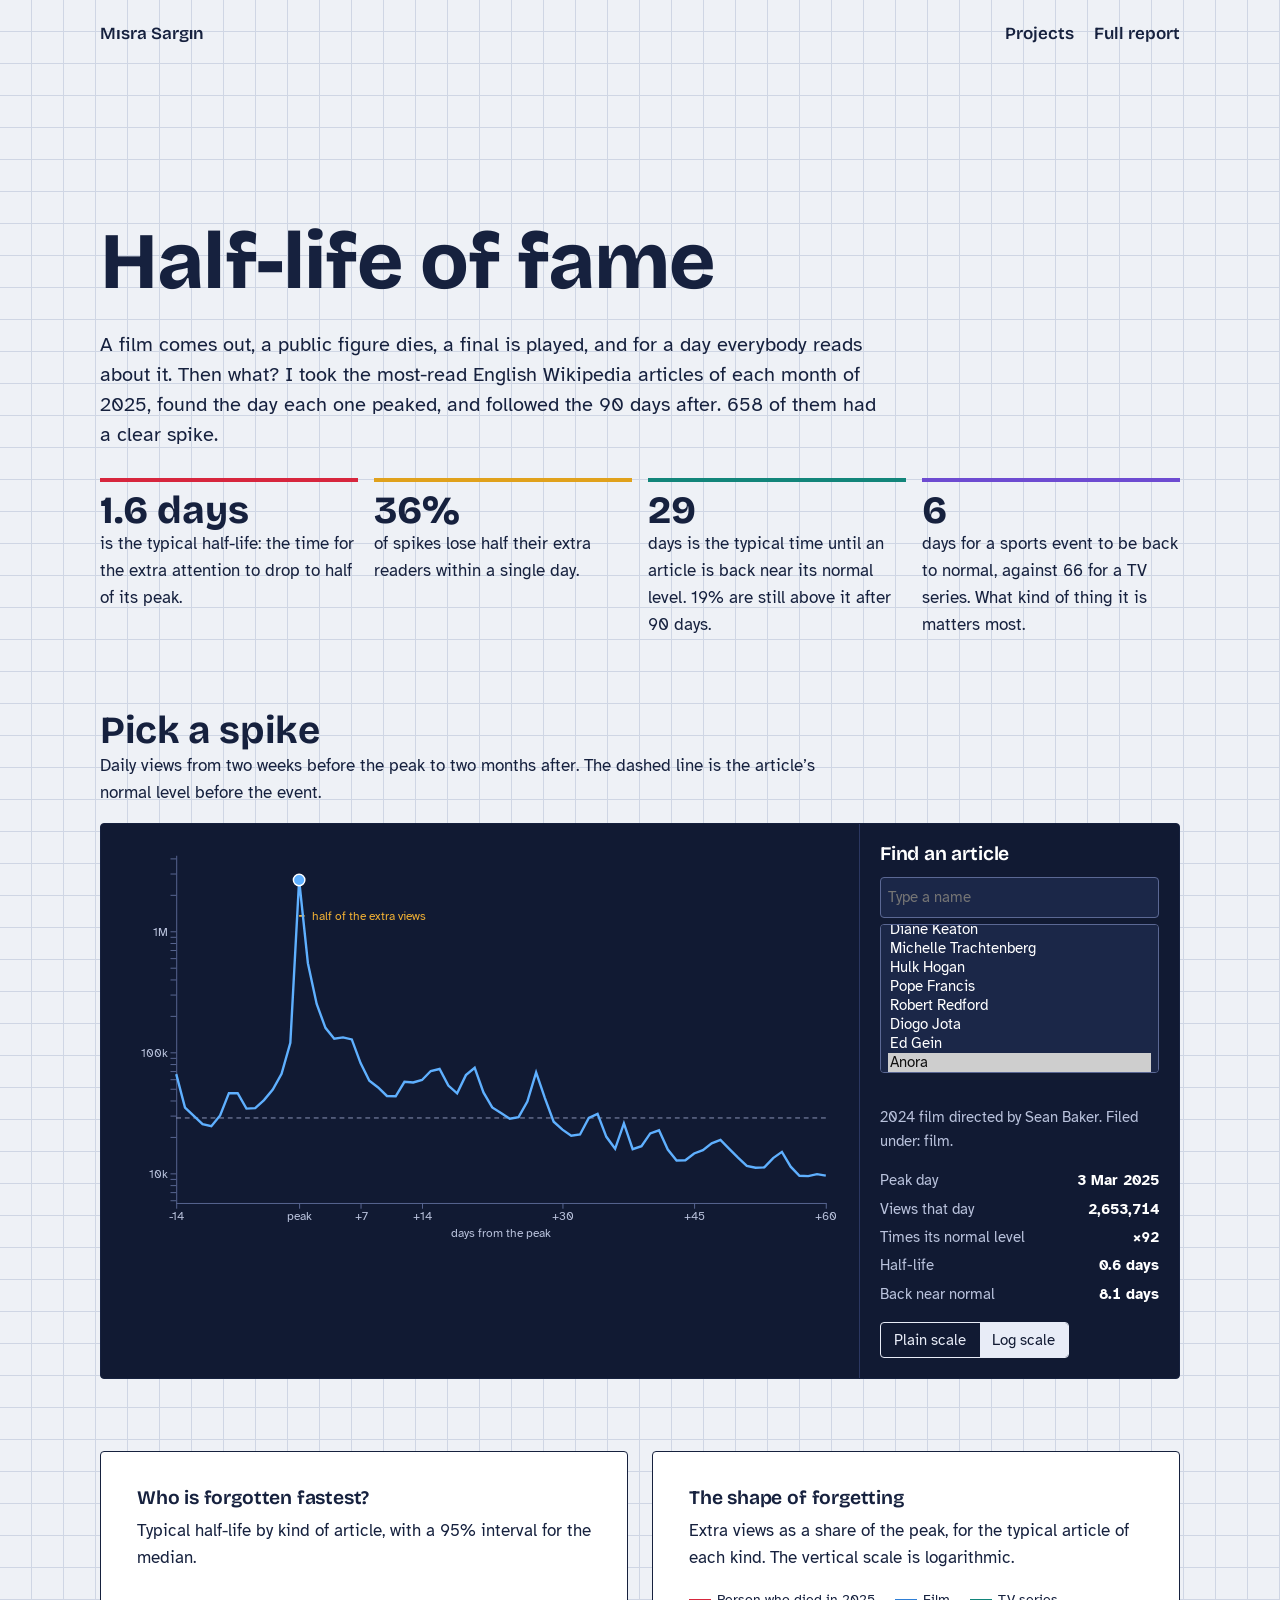
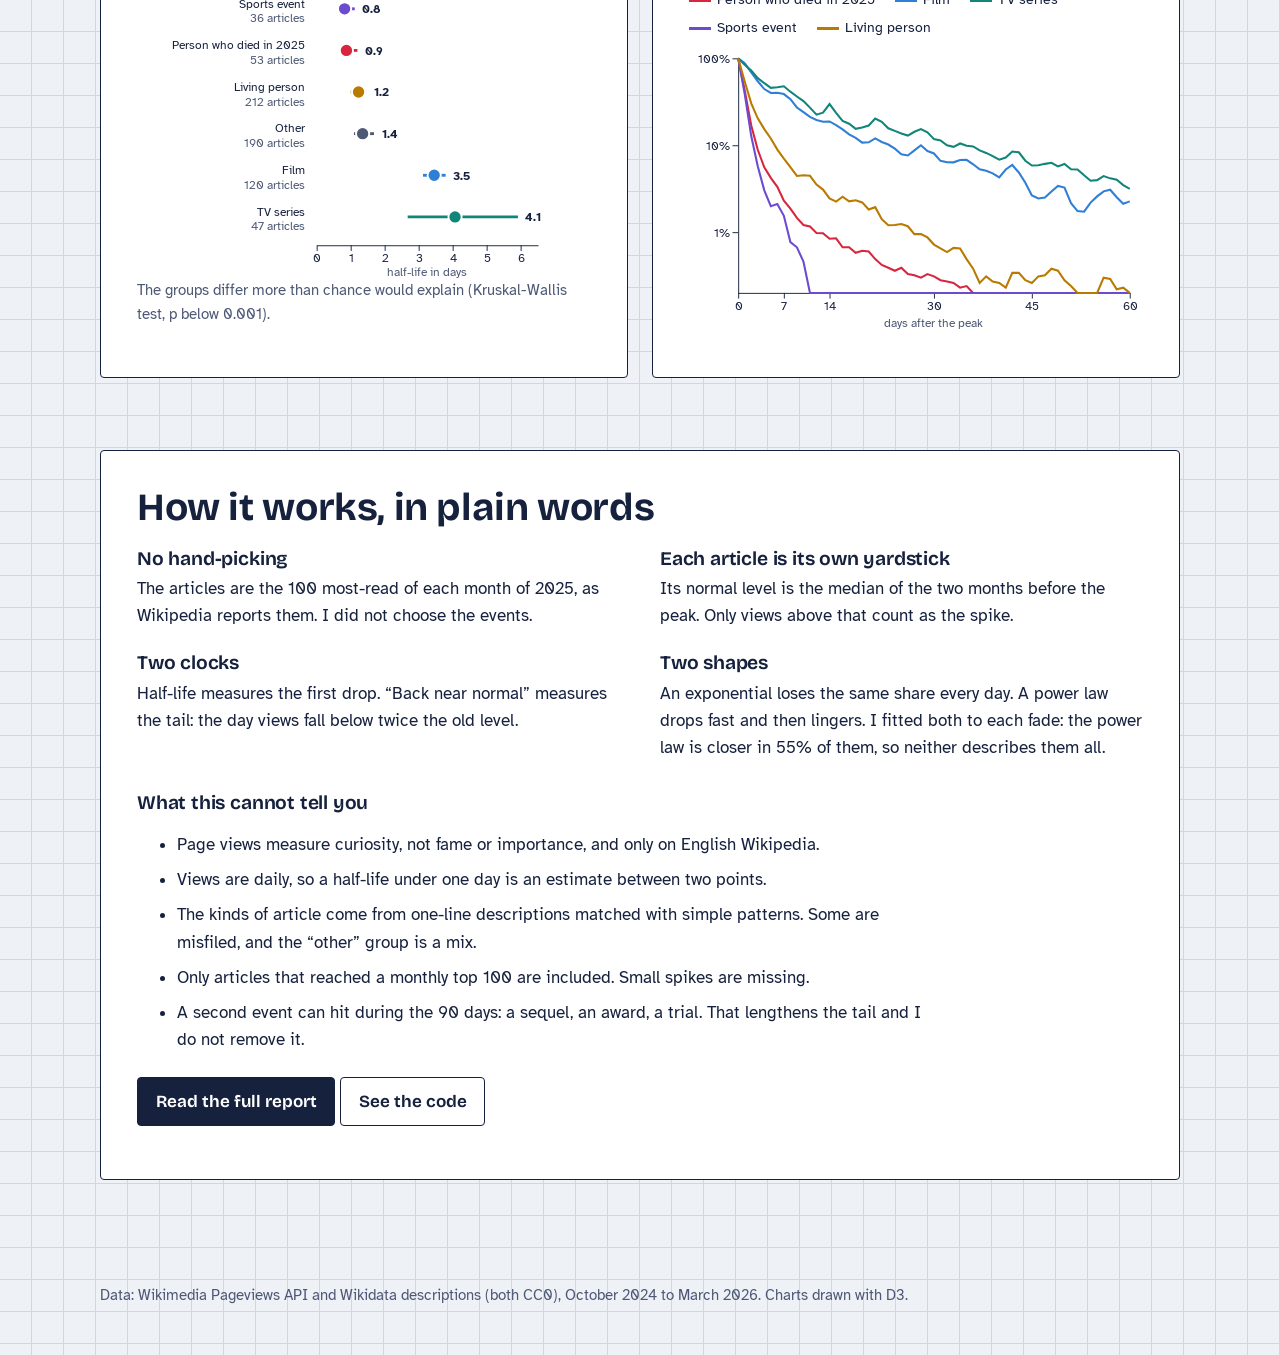
<file: projects/half-life-of-fame/index.html>
<!doctype html>
<html lang="en">
<head>
<meta charset="utf-8">
<meta name="viewport" content="width=device-width, initial-scale=1">
<title>Half-Life of Fame | Mısra Sargın</title>
<meta name="description" content="How fast does attention fade? Daily Wikipedia page views for the most-read articles of 2025, the day each one peaked, and the 90 days after.">
<link rel="stylesheet" href="../../assets/style.css">
<style>
  .board .side dl { display: grid; grid-template-columns: 1fr auto; gap: 0.25rem 0.75rem; margin: 0 0 1rem; }
  .board .side dt { color: #b9c2dc; } .board .side dd { margin: 0; font-weight: 700; text-align: right; font-variant-numeric: tabular-nums; color: #fff; }
  .board { grid-template-columns: minmax(0, 1fr) 320px; } .board > * { min-width: 0; }
  @media (max-width: 800px) { .board { grid-template-columns: minmax(0, 1fr); } }
  .board .chart-pad { padding: 1rem 1rem 0.5rem; }
  .board text { font: 400 13px var(--body); fill: #b9c2dc; }
  .board .axis path, .board .axis line { stroke: #5b6894; }
  .board input[type="search"] { width: 100%; font: inherit; padding: 0.45rem; border-radius: 4px; border: 1.5px solid #5b6894; background: #1b2748; color: #fff; margin: 0.5rem 0 0.4rem; }
  .board select { margin-top: 0; }
  .seg { display: inline-flex; border: 1.5px solid currentColor; border-radius: 4px; overflow: hidden; }
  .seg button { font: inherit; padding: 0.3rem 0.8rem; background: transparent; color: inherit; border: 0; border-left: 1.5px solid currentColor; cursor: pointer; }
  .seg button:first-child { border-left: 0; }
  .board .seg button[aria-pressed="true"] { background: #e8ecf7; color: var(--board); }
  .key { display: flex; flex-wrap: wrap; gap: 0.3rem 1.25rem; font-size: 0.9rem; margin: 0.25rem 0 0.5rem; }
  .key i { display: inline-block; width: 1.4rem; height: 0; border-top: 3px solid; margin-right: 0.35rem; vertical-align: middle; }
</style>
</head>
<body>
<div class="wrap">
  <header class="top">
    <a href="../../">Mısra Sargın</a>
    <nav><a href="../../#projects">Projects</a><a href="report.html">Full report</a></nav>
  </header>

  <section class="hero" style="padding-bottom:0">
    <h1>Half-life of fame</h1>
    <p class="lede">A film comes out, a public figure dies, a final is played, and for a day everybody reads about it.
      Then what? I took the most-read English Wikipedia articles of each month of <span data-k="meta.year" data-f="raw"></span>,
      found the day each one peaked, and followed the <span data-k="meta.follow_days"></span> days after.
      <span data-k="meta.events"></span> of them had a clear spike.</p>
    <div class="answer">
      <div><b><span id="t-half"></span> days</b>is the typical half-life: the time for the extra attention to drop to half of its peak.</div>
      <div><b id="t-under"></b>of spikes lose half their extra readers within a single day.</div>
      <div><b id="t-back"></b>days is the typical time until an article is back near its normal level. <span id="t-still"></span> are still above it after 90 days.</div>
      <div><b id="t-sport"></b>days for a sports event to be back to normal, against <span id="t-tv"></span> for a TV series. What kind of thing it is matters most.</div>
    </div>
  </section>

  <section>
    <h2>Pick a spike</h2>
    <p>Daily views from two weeks before the peak to two months after. The dashed line is the article’s normal level
      before the event.</p>
    <div class="board">
      <div class="chart-pad">
        <svg id="spike" role="img" aria-label="Daily page views around the peak of the chosen article"></svg>
      </div>
      <div class="side">
        <label for="q"><h3>Find an article</h3></label>
        <input type="search" id="q" placeholder="Type a name" autocomplete="off">
        <select id="pick" size="7" aria-label="Articles"></select>
        <p id="e-desc" style="margin-top:0.75rem"></p>
        <dl>
          <dt>Peak day</dt><dd id="e-date"></dd>
          <dt>Views that day</dt><dd id="e-peak"></dd>
          <dt>Times its normal level</dt><dd id="e-ratio"></dd>
          <dt>Half-life</dt><dd id="e-half"></dd>
          <dt>Back near normal</dt><dd id="e-back"></dd>
        </dl>
        <span class="seg" role="group" aria-label="Scale">
          <button type="button" id="lin" aria-pressed="false">Plain scale</button><button type="button" id="log" aria-pressed="true">Log scale</button>
        </span>
      </div>
    </div>
  </section>

  <section class="two">
    <div class="sheet chart">
      <h3>Who is forgotten fastest?</h3>
      <p>Typical half-life by kind of article, with a 95% interval for the median.</p>
      <svg id="types" role="img" aria-label="Median half-life by type of article with intervals"></svg>
      <p class="small" id="kw-line"></p>
    </div>
    <div class="sheet chart">
      <h3>The shape of forgetting</h3>
      <p>Extra views as a share of the peak, for the typical article of each kind. The vertical scale is logarithmic.</p>
      <div class="key" id="curve-key"></div>
      <svg id="curves" role="img" aria-label="Typical fade after the peak by type of article"></svg>
    </div>
  </section>

  <section class="sheet">
    <h2>How it works, in plain words</h2>
    <div class="cols" style="margin-top:1.25rem">
      <div><h3>No hand-picking</h3><p>The articles are the 100 most-read of each month of 2025, as Wikipedia reports them. I did not choose the events.</p></div>
      <div><h3>Each article is its own yardstick</h3><p>Its normal level is the median of the two months before the peak. Only views above that count as the spike.</p></div>
      <div><h3>Two clocks</h3><p>Half-life measures the first drop. “Back near normal” measures the tail: the day views fall below twice the old level.</p></div>
      <div><h3>Two shapes</h3><p>An exponential loses the same share every day. A power law drops fast and then lingers. I fitted both to each fade: the power law is closer in <span id="t-power"></span> of them, so neither describes them all.</p></div>
    </div>
    <h3 style="margin-top:2rem">What this cannot tell you</h3>
    <ul class="limits">
      <li>Page views measure curiosity, not fame or importance, and only on English Wikipedia.</li>
      <li>Views are daily, so a half-life under one day is an estimate between two points.</li>
      <li>The kinds of article come from one-line descriptions matched with simple patterns. Some are misfiled, and the “other” group is a mix.</li>
      <li>Only articles that reached a monthly top 100 are included. Small spikes are missing.</li>
      <li>A second event can hit during the 90 days: a sequel, an award, a trial. That lengthens the tail and I do not remove it.</li>
    </ul>
    <p style="margin-top:1.5rem"><a class="btn" href="report.html">Read the full report</a>
      <a class="btn ghost" href="https://github.com/misrasargin/misrasargin.github.io/tree/main/projects/half-life-of-fame">See the code</a></p>
  </section>

  <footer>Data: Wikimedia Pageviews API and Wikidata descriptions (both CC0), October 2024 to March 2026. Charts drawn with D3.</footer>
</div>
<script src="../../assets/vendor/d3.min.js"></script>
<script src="../../assets/fill.js"></script>
<script src="data/results.js"></script>
<script src="page.js"></script>
</body>
</html>
</file>
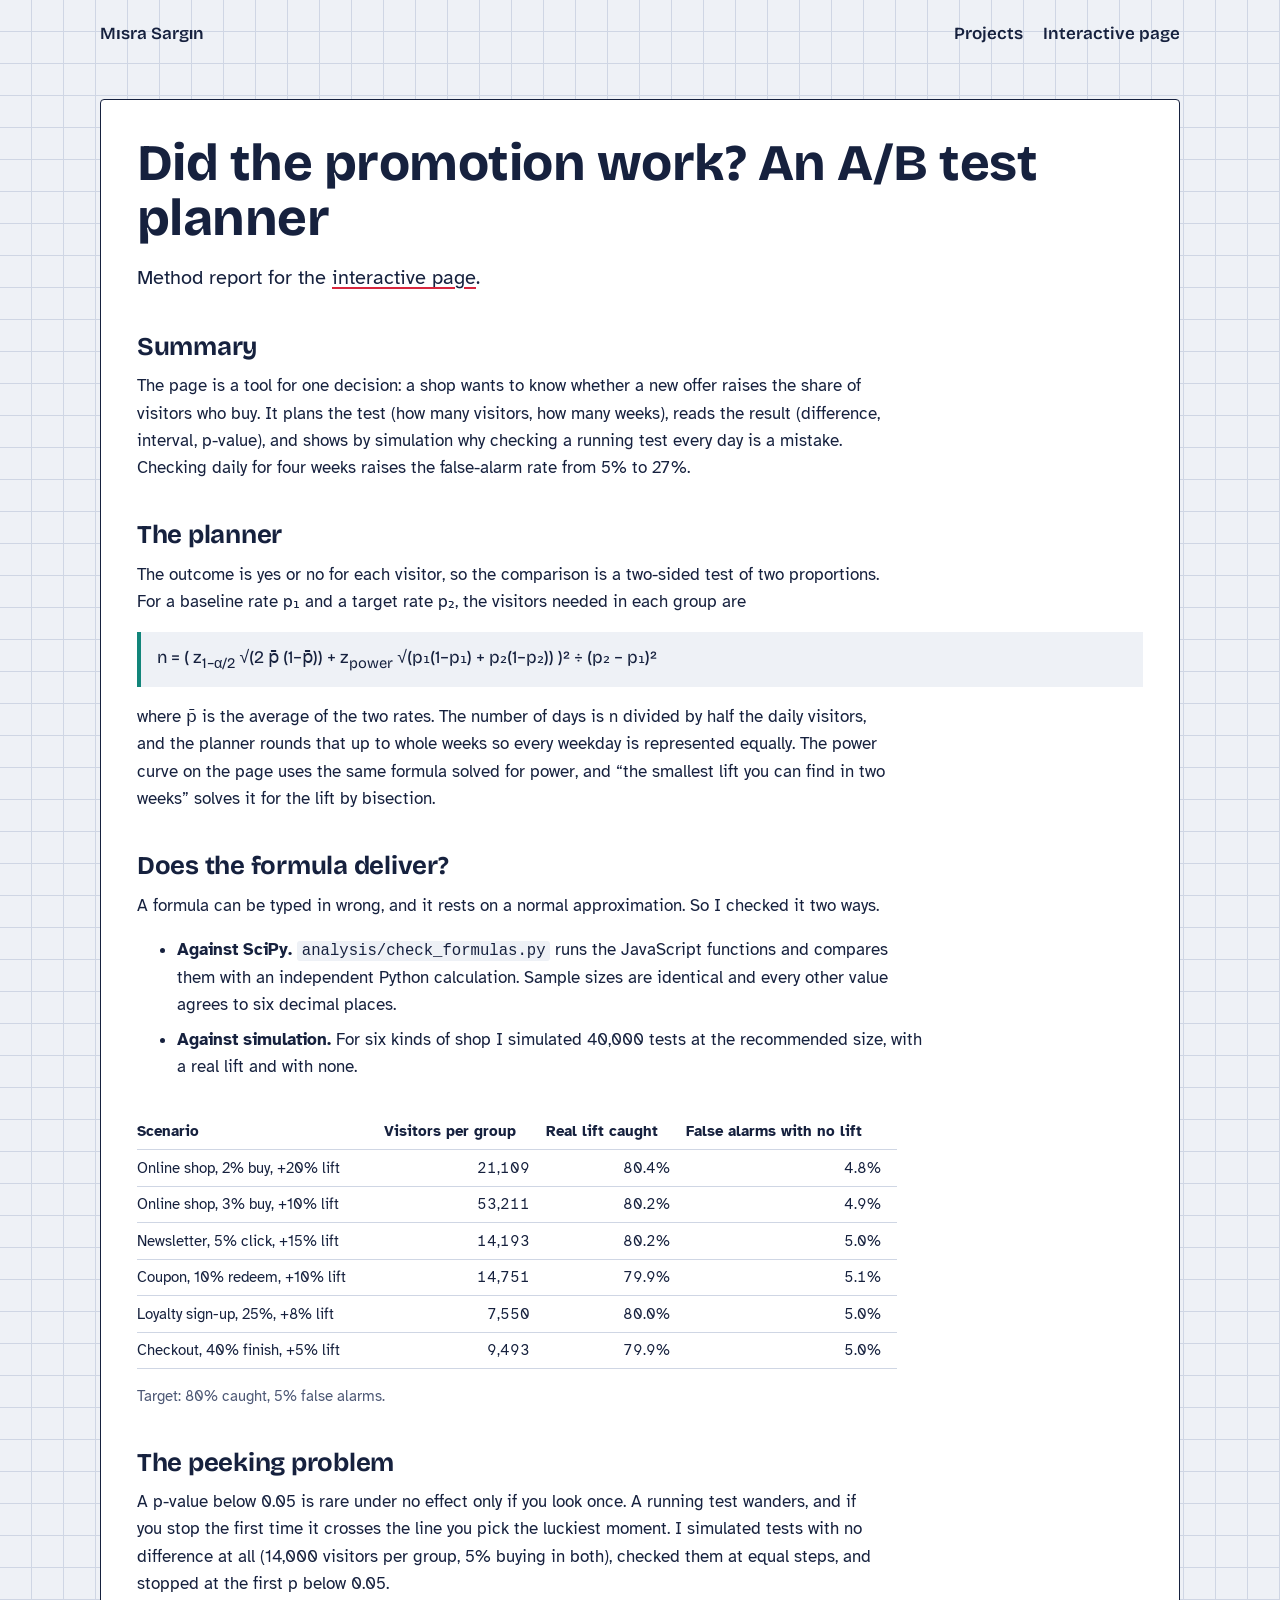
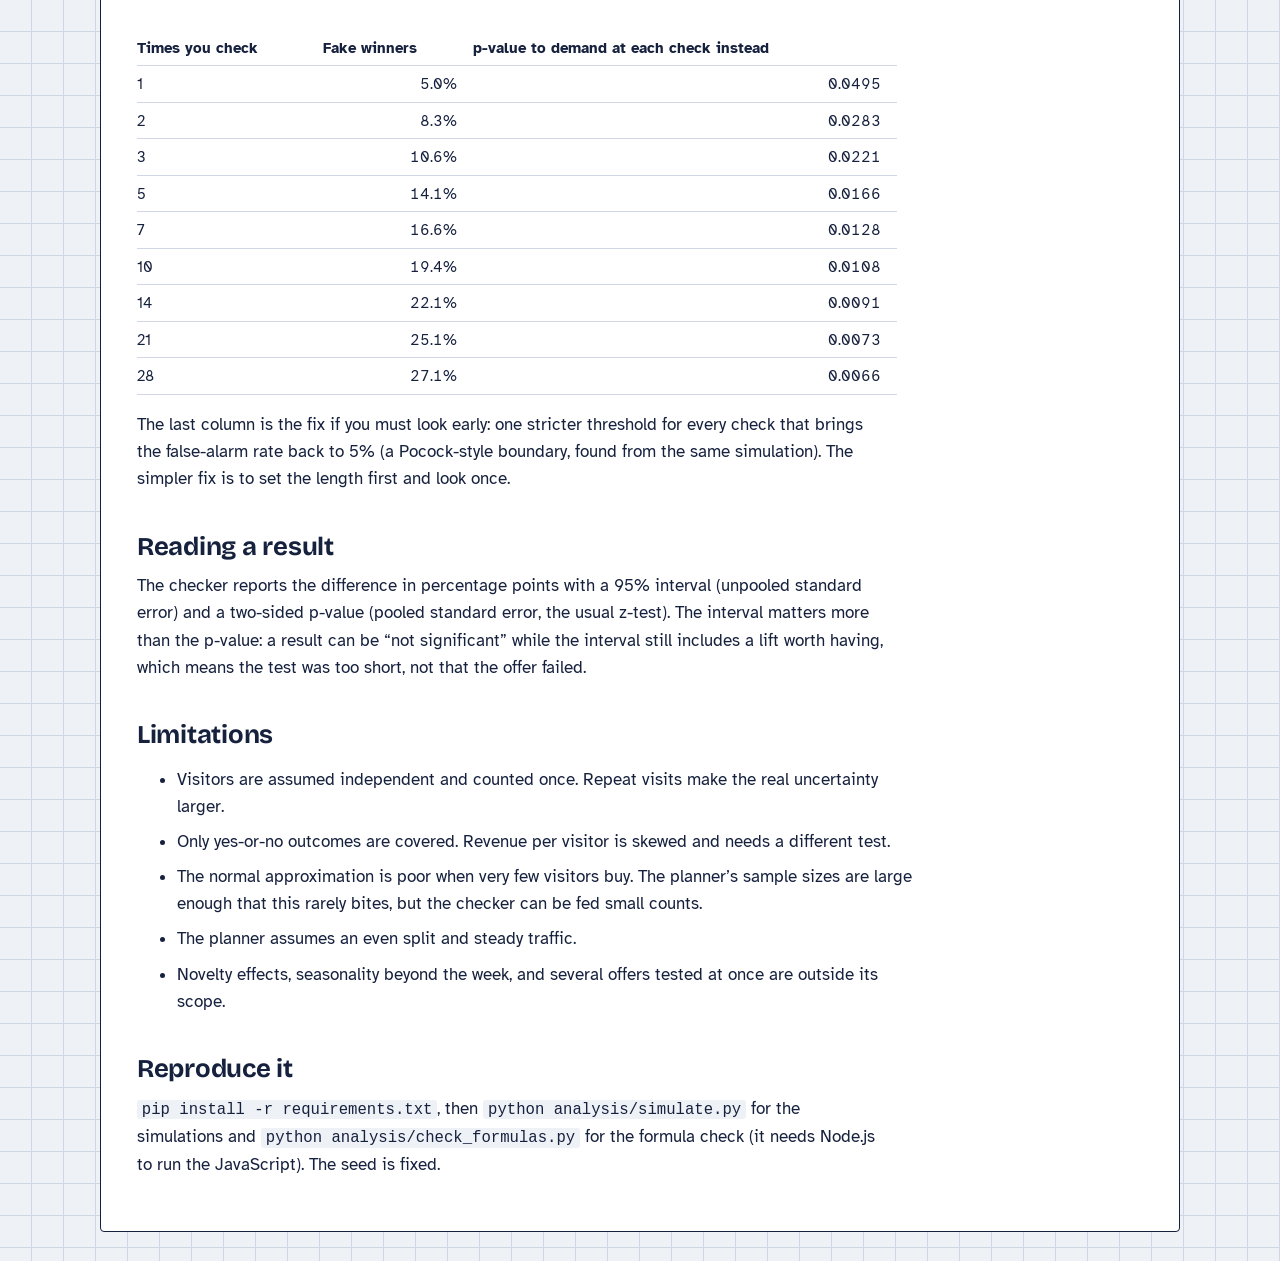
<file: projects/ab-test-planner/report.html>
<!doctype html>
<html lang="en">
<head>
<meta charset="utf-8">
<meta name="viewport" content="width=device-width, initial-scale=1">
<title>Report: Did the Promotion Work? | Mısra Sargın</title>
<link rel="stylesheet" href="../../assets/style.css">
<style>.report table { width: 100%; max-width: 760px; } .scroll { overflow-x: auto; }</style>
</head>
<body>
<div class="wrap">
  <header class="top">
    <a href="../../">Mısra Sargın</a>
    <nav><a href="../../#projects">Projects</a><a href="./">Interactive page</a></nav>
  </header>
  <article class="sheet report" style="margin:2rem 0">
    <h1 style="font-size:clamp(2rem,5vw,3.2rem)">Did the promotion work? An A/B test planner</h1>
    <p class="lede" style="margin-top:1rem">Method report for the <a href="./">interactive page</a>.</p>

    <h2>Summary</h2>
    <p>The page is a tool for one decision: a shop wants to know whether a new offer raises the share of visitors
      who buy. It plans the test (how many visitors, how many weeks), reads the result (difference, interval,
      p-value), and shows by simulation why checking a running test every day is a mistake. Checking daily for four
      weeks raises the false-alarm rate from <span data-k="peek.one" data-f="pct"></span> to
      <span data-k="peek.daily" data-f="pct"></span>.</p>

    <h2>The planner</h2>
    <p>The outcome is yes or no for each visitor, so the comparison is a two-sided test of two proportions. For a
      baseline rate p₁ and a target rate p₂, the visitors needed in each group are</p>
    <div class="formula">n = ( z<sub>1−α/2</sub> √(2 p̄ (1−p̄)) + z<sub>power</sub> √(p₁(1−p₁) + p₂(1−p₂)) )² ÷ (p₂ − p₁)²</div>
    <p>where p̄ is the average of the two rates. The number of days is n divided by half the daily visitors, and the
      planner rounds that up to whole weeks so every weekday is represented equally. The power curve on the page uses
      the same formula solved for power, and “the smallest lift you can find in two weeks” solves it for the lift by
      bisection.</p>

    <h2>Does the formula deliver?</h2>
    <p>A formula can be typed in wrong, and it rests on a normal approximation. So I checked it two ways.</p>
    <ul class="limits">
      <li><b>Against SciPy.</b> <code>analysis/check_formulas.py</code> runs the JavaScript functions and compares
        them with an independent Python calculation. Sample sizes are identical and every other value agrees to six decimal places.</li>
      <li><b>Against simulation.</b> For six kinds of shop I simulated <span data-k="meta.simulations"></span> tests at
        the recommended size, with a real lift and with none.</li>
    </ul>
    <div class="scroll"><table id="power-table">
      <tr><th>Scenario</th><th class="n">Visitors per group</th><th class="n">Real lift caught</th><th class="n">False alarms with no lift</th></tr>
    </table></div>
    <p class="small">Target: 80% caught, 5% false alarms.</p>

    <h2>The peeking problem</h2>
    <p>A p-value below 0.05 is rare under no effect only if you look once. A running test wanders, and if you stop the
      first time it crosses the line you pick the luckiest moment. I simulated tests with no difference at all
      (<span data-k="peeking.visitors_per_group"></span> visitors per group, <span data-k="peeking.baseline" data-f="pct"></span>
      buying in both), checked them at equal steps, and stopped at the first p below 0.05.</p>
    <div class="scroll"><table id="peek-table">
      <tr><th>Times you check</th><th class="n">Fake winners</th><th class="n">p-value to demand at each check instead</th></tr>
    </table></div>
    <p>The last column is the fix if you must look early: one stricter threshold for every check that brings the
      false-alarm rate back to 5% (a Pocock-style boundary, found from the same simulation). The simpler fix is to
      set the length first and look once.</p>

    <h2>Reading a result</h2>
    <p>The checker reports the difference in percentage points with a 95% interval (unpooled standard error) and a
      two-sided p-value (pooled standard error, the usual z-test). The interval matters more than the p-value: a
      result can be “not significant” while the interval still includes a lift worth having, which means the test
      was too short, not that the offer failed.</p>

    <h2>Limitations</h2>
    <ul class="limits">
      <li>Visitors are assumed independent and counted once. Repeat visits make the real uncertainty larger.</li>
      <li>Only yes-or-no outcomes are covered. Revenue per visitor is skewed and needs a different test.</li>
      <li>The normal approximation is poor when very few visitors buy. The planner’s sample sizes are large enough that this rarely bites, but the checker can be fed small counts.</li>
      <li>The planner assumes an even split and steady traffic.</li>
      <li>Novelty effects, seasonality beyond the week, and several offers tested at once are outside its scope.</li>
    </ul>

    <h2>Reproduce it</h2>
    <p><code>pip install -r requirements.txt</code>, then <code>python analysis/simulate.py</code> for the simulations
      and <code>python analysis/check_formulas.py</code> for the formula check (it needs Node.js to run the JavaScript). The seed is fixed.</p>
  </article>
</div>
<script src="../../assets/fill.js"></script>
<script src="data/results.js"></script>
<script>
const R = window.ABTEST, looks = R.peeking.by_looks;
fillNumbers({ meta: R.meta, peeking: R.peeking, peek: { one: looks[0].false_alarm, daily: looks[looks.length - 1].false_alarm } });
const pct = (v, d = 1) => (v * 100).toFixed(d) + "%";
const row = (cells) => "<tr>" + cells.map((c, i) => `<td${i ? ' class="n"' : ""}>${c}</td>`).join("") + "</tr>";
document.getElementById("power-table").insertAdjacentHTML("beforeend", R.power_check.map((r) => row([r.label, r.n_per_group.toLocaleString("en-GB"), pct(r.power), pct(r.false_alarm)])).join(""));
document.getElementById("peek-table").insertAdjacentHTML("beforeend", looks.map((r) => row([r.looks, pct(r.false_alarm), r.p_needed.toFixed(4)])).join(""));
</script>
</body>
</html>
</file>
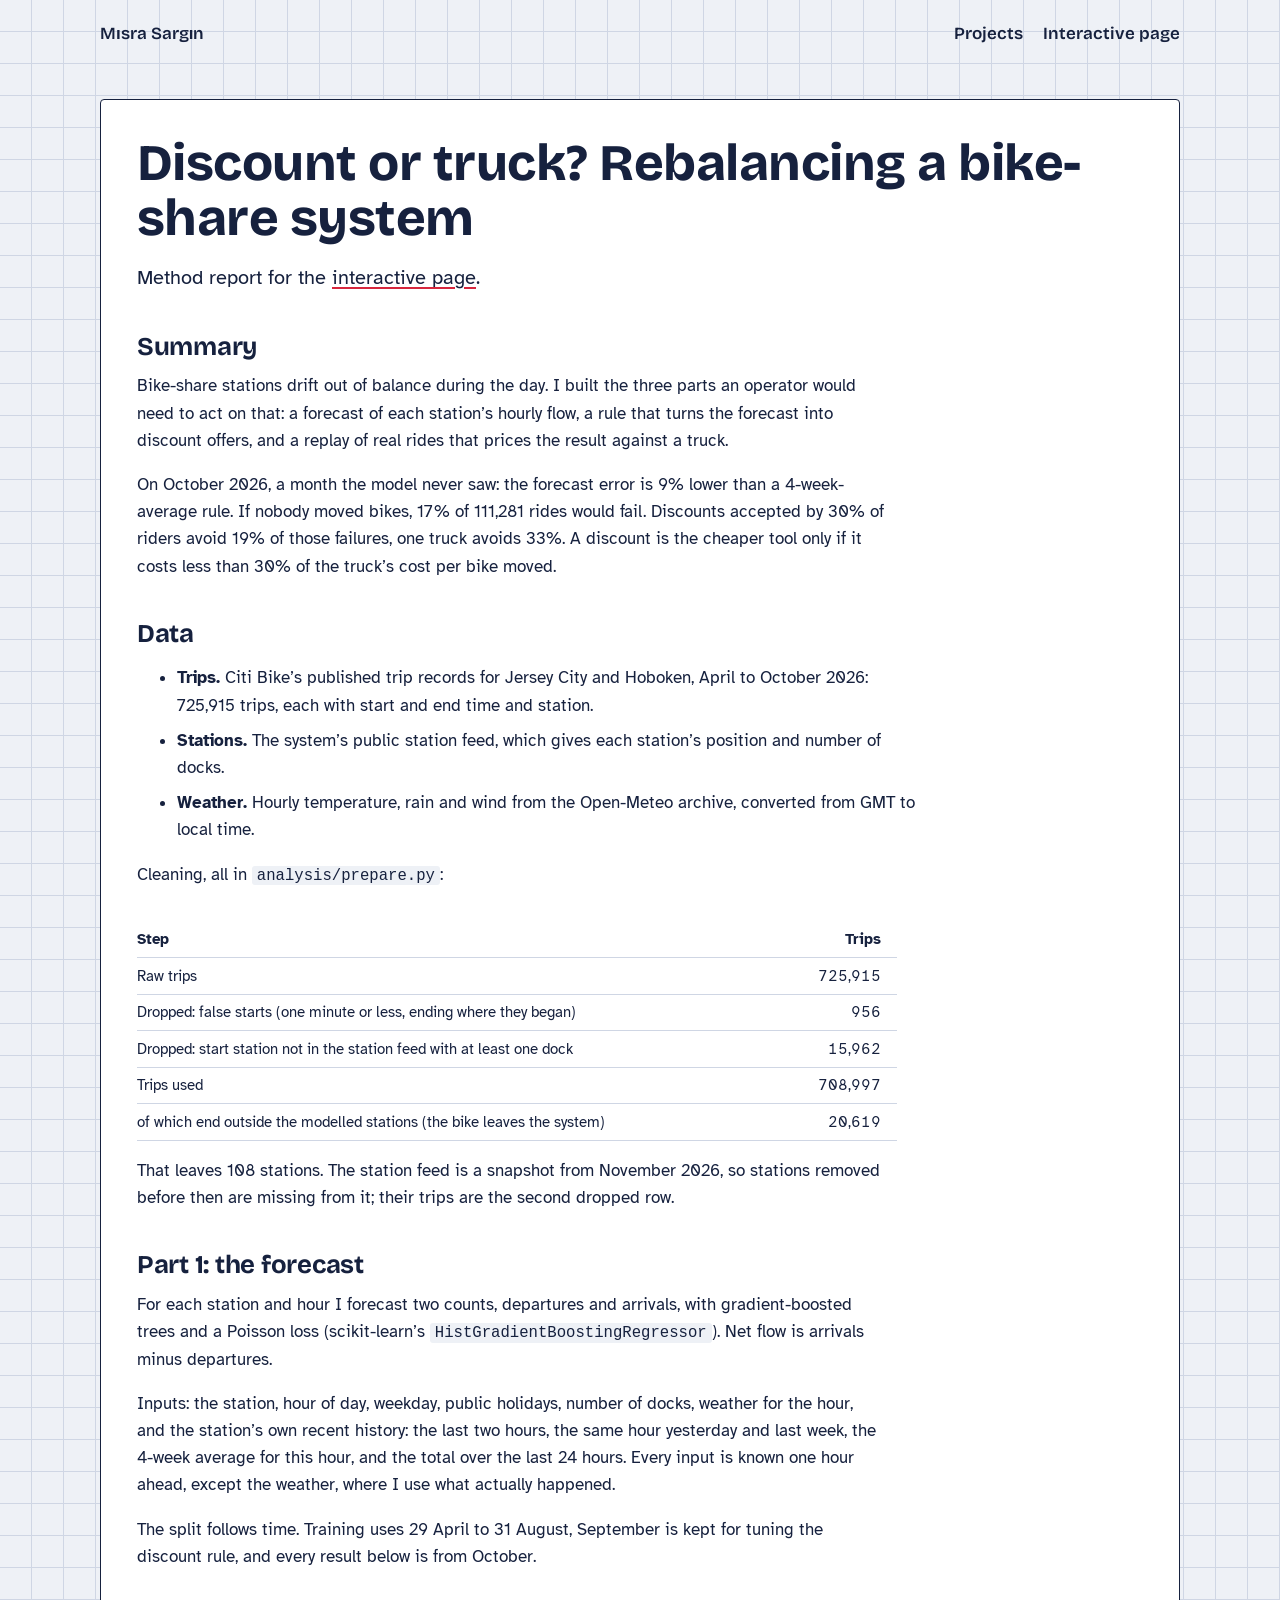
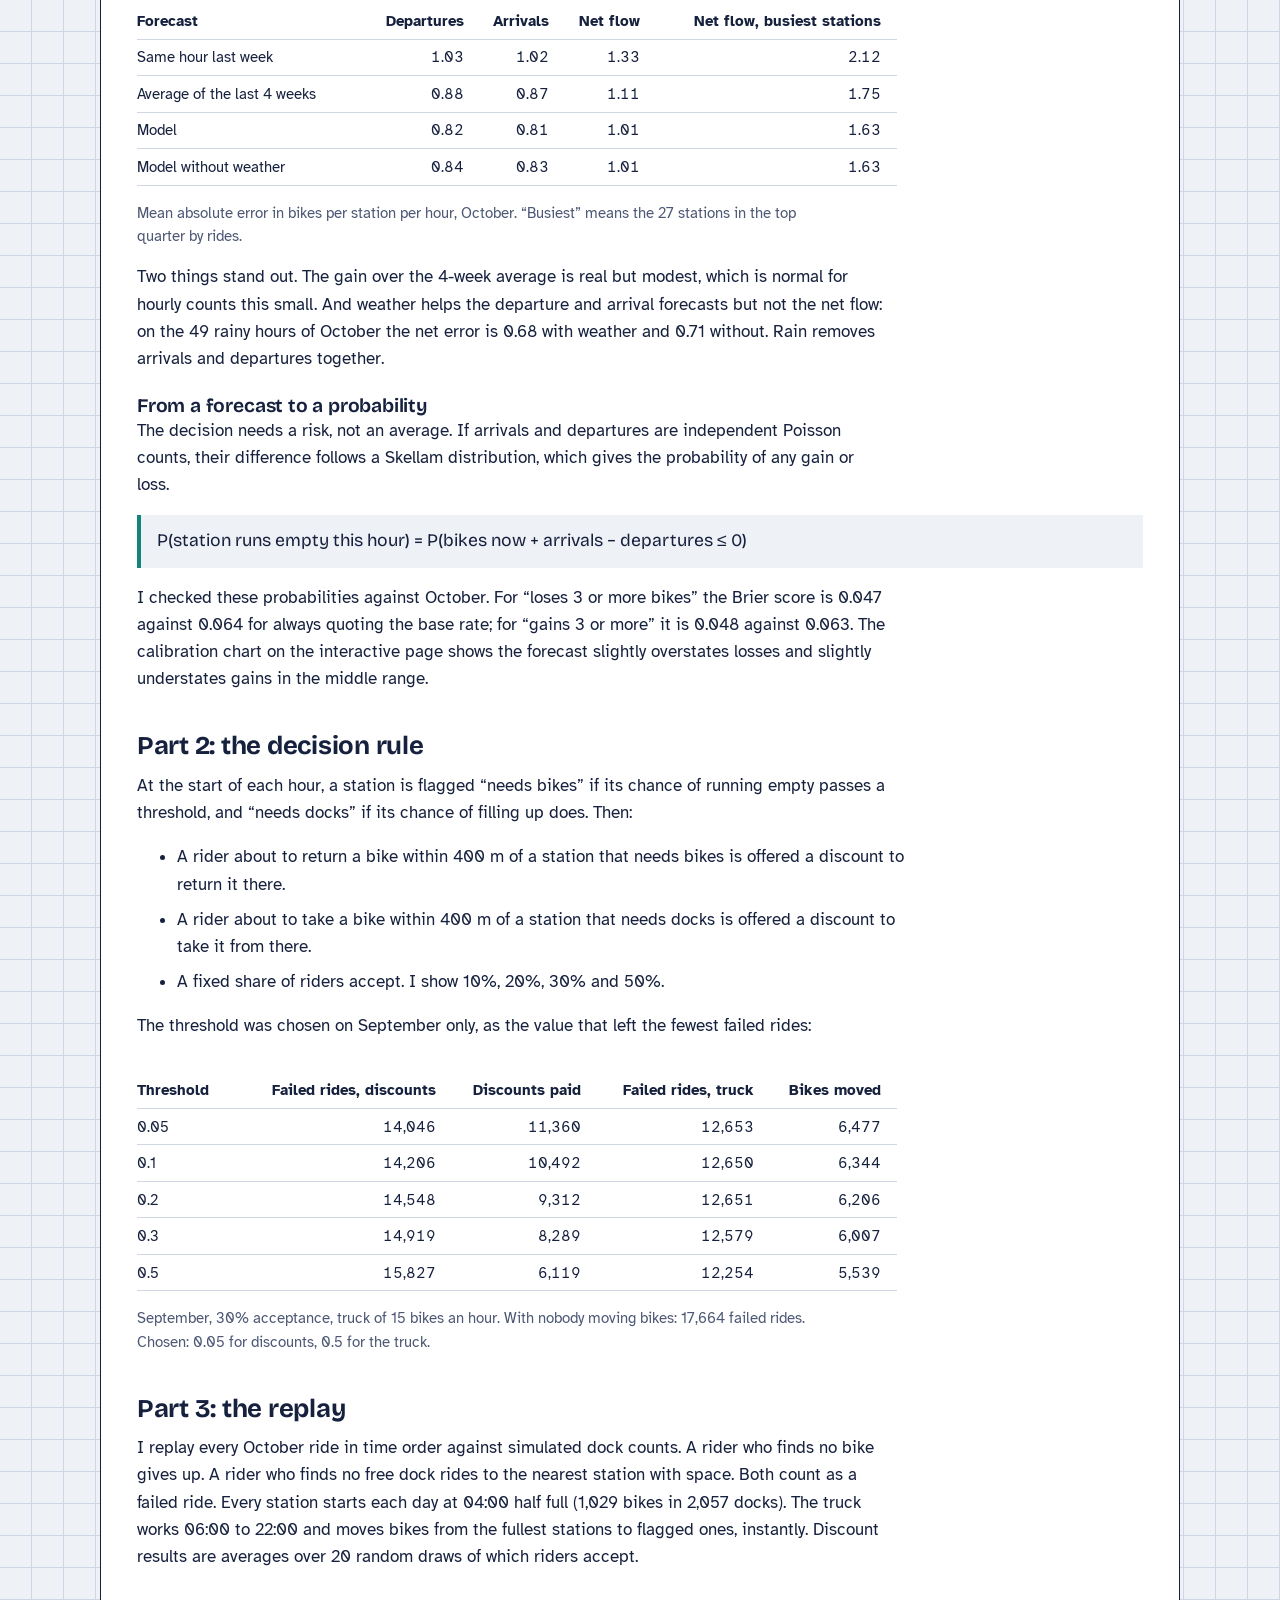
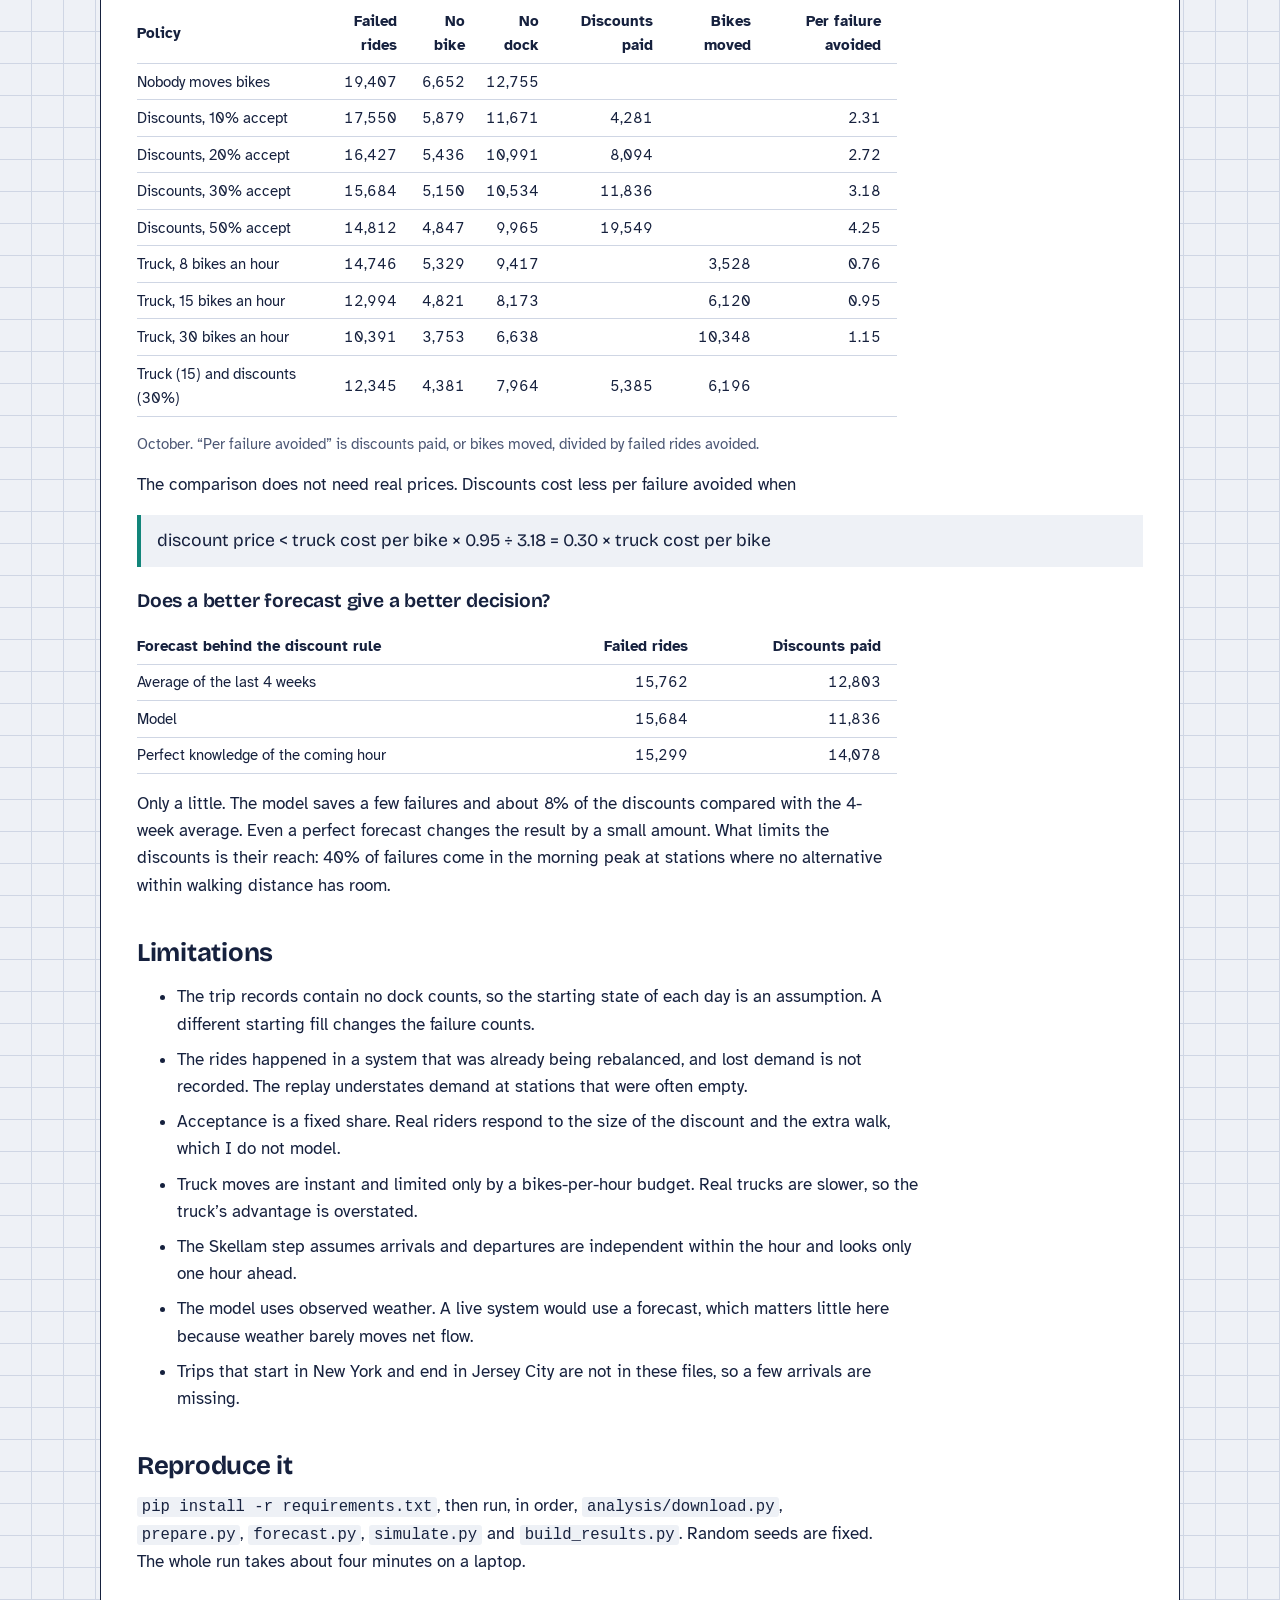
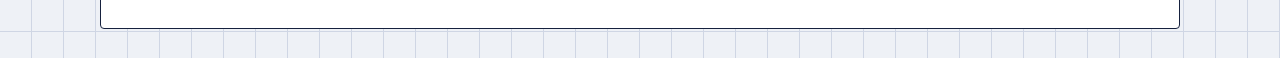
<file: projects/bike-rebalancing/report.html>
<!doctype html>
<html lang="en">
<head>
<meta charset="utf-8">
<meta name="viewport" content="width=device-width, initial-scale=1">
<title>Report: Discount or Truck? | Mısra Sargın</title>
<link rel="stylesheet" href="../../assets/style.css">
<style>.report table { width: 100%; max-width: 760px; } .report td.n, .report th.n { text-align: right; } .scroll { overflow-x: auto; }</style>
</head>
<body>
<div class="wrap">
  <header class="top">
    <a href="../../">Mısra Sargın</a>
    <nav><a href="../../#projects">Projects</a><a href="./">Interactive page</a></nav>
  </header>

  <article class="sheet report" style="margin:2rem 0">
    <h1 style="font-size:clamp(2rem,5vw,3.2rem)">Discount or truck? Rebalancing a bike-share system</h1>
    <p class="lede" style="margin-top:1rem">Method report for the <a href="./">interactive page</a>.</p>

    <h2>Summary</h2>
    <p>Bike-share stations drift out of balance during the day. I built the three parts an operator would need to act
      on that: a forecast of each station’s hourly flow, a rule that turns the forecast into discount offers, and a
      replay of real rides that prices the result against a truck.</p>
    <p>On October 2026, a month the model never saw: the forecast error is <span data-k="headline.error_cut" data-f="pct"></span>
      lower than a 4-week-average rule. If nobody moved bikes, <span data-k="headline.fail_share" data-f="pct"></span> of
      <span data-k="meta.rides_replayed"></span> rides would fail. Discounts accepted by 30% of riders avoid
      <span data-k="headline.avoided_discounts" data-f="pct"></span> of those failures, one truck avoids
      <span data-k="headline.avoided_truck" data-f="pct"></span>. A discount is the cheaper tool only if it costs less than
      <span data-k="headline.break_even" data-f="pct"></span> of the truck’s cost per bike moved.</p>

    <h2>Data</h2>
    <ul class="limits">
      <li><b>Trips.</b> Citi Bike’s published trip records for Jersey City and Hoboken, <span data-k="meta.months"></span>:
        <span data-k="meta.raw_trips"></span> trips, each with start and end time and station.</li>
      <li><b>Stations.</b> The system’s public station feed, which gives each station’s position and number of docks.</li>
      <li><b>Weather.</b> Hourly temperature, rain and wind from the Open-Meteo archive, converted from GMT to local time.</li>
    </ul>
    <p>Cleaning, all in <code>analysis/prepare.py</code>:</p>
    <div class="scroll"><table>
      <tr><th>Step</th><th class="n">Trips</th></tr>
      <tr><td>Raw trips</td><td class="n" data-k="meta.raw_trips"></td></tr>
      <tr><td>Dropped: false starts (one minute or less, ending where they began)</td><td class="n" data-k="meta.false_starts_dropped"></td></tr>
      <tr><td>Dropped: start station not in the station feed with at least one dock</td><td class="n" data-k="meta.start_station_not_modelled"></td></tr>
      <tr><td>Trips used</td><td class="n" data-k="meta.trips"></td></tr>
      <tr><td>of which end outside the modelled stations (the bike leaves the system)</td><td class="n" data-k="meta.leave_the_system"></td></tr>
    </table></div>
    <p>That leaves <span data-k="meta.stations"></span> stations. The station feed is a snapshot from November 2026, so
      stations removed before then are missing from it; their trips are the second dropped row.</p>

    <h2>Part 1: the forecast</h2>
    <p>For each station and hour I forecast two counts, departures and arrivals, with gradient-boosted trees and a
      Poisson loss (scikit-learn’s <code>HistGradientBoostingRegressor</code>). Net flow is arrivals minus departures.</p>
    <p>Inputs: the station, hour of day, weekday, public holidays, number of docks, weather for the hour, and the
      station’s own recent history: the last two hours, the same hour yesterday and last week, the 4-week average for
      this hour, and the total over the last 24 hours. Every input is known one hour ahead, except the weather, where I
      use what actually happened.</p>
    <p>The split follows time. Training uses 29 April to 31 August, September is kept for tuning the discount rule, and
      every result below is from October.</p>
    <div class="scroll"><table id="mae-table">
      <tr><th>Forecast</th><th class="n">Departures</th><th class="n">Arrivals</th><th class="n">Net flow</th><th class="n">Net flow, busiest stations</th></tr>
    </table></div>
    <p class="small">Mean absolute error in bikes per station per hour, October. “Busiest” means the
      <span data-k="forecast.busy_stations"></span> stations in the top quarter by rides.</p>
    <p>Two things stand out. The gain over the 4-week average is real but modest, which is normal for hourly counts
      this small. And weather helps the departure and arrival forecasts but not the net flow: on the
      <span data-k="forecast.rainy.hours"></span> rainy hours of October the net error is
      <span data-k="forecast.rainy.model" data-f="2dp"></span> with weather and
      <span data-k="forecast.rainy.model_no_weather" data-f="2dp"></span> without. Rain removes arrivals and departures together.</p>

    <h3 style="margin-top:1.5rem">From a forecast to a probability</h3>
    <p>The decision needs a risk, not an average. If arrivals and departures are independent Poisson counts, their
      difference follows a Skellam distribution, which gives the probability of any gain or loss.</p>
    <div class="formula">P(station runs empty this hour) = P(bikes now + arrivals − departures ≤ 0)</div>
    <p>I checked these probabilities against October. For “loses 3 or more bikes” the Brier score is
      <span id="brier-l"></span> against <span id="brier-l0"></span> for always quoting the base rate; for “gains 3 or more”
      it is <span id="brier-g"></span> against <span id="brier-g0"></span>. The calibration chart on the interactive page shows
      the forecast slightly overstates losses and slightly understates gains in the middle range.</p>

    <h2>Part 2: the decision rule</h2>
    <p>At the start of each hour, a station is flagged “needs bikes” if its chance of running empty passes a threshold,
      and “needs docks” if its chance of filling up does. Then:</p>
    <ul class="limits">
      <li>A rider about to return a bike within <span data-k="sim.assumptions.radius_m"></span> m of a station that needs bikes is offered a discount to return it there.</li>
      <li>A rider about to take a bike within <span data-k="sim.assumptions.radius_m"></span> m of a station that needs docks is offered a discount to take it from there.</li>
      <li>A fixed share of riders accept. I show 10%, 20%, 30% and 50%.</li>
    </ul>
    <p>The threshold was chosen on September only, as the value that left the fewest failed rides:</p>
    <div class="scroll"><table id="tune-table">
      <tr><th>Threshold</th><th class="n">Failed rides, discounts</th><th class="n">Discounts paid</th><th class="n">Failed rides, truck</th><th class="n">Bikes moved</th></tr>
    </table></div>
    <p class="small">September, 30% acceptance, truck of <span data-k="meta.main_truck"></span> bikes an hour. With nobody moving bikes: <span data-k="sim.tune.none"></span> failed rides.
      Chosen: <span data-k="meta.threshold_discounts"></span> for discounts, <span data-k="meta.threshold_truck"></span> for the truck.</p>

    <h2>Part 3: the replay</h2>
    <p>I replay every October ride in time order against simulated dock counts. A rider who finds no bike gives up. A
      rider who finds no free dock rides to the nearest station with space. Both count as a failed ride. Every station
      starts each day at 04:00 half full (<span data-k="sim.assumptions.total_bikes"></span> bikes in
      <span data-k="sim.assumptions.total_docks"></span> docks). The truck works 06:00 to 22:00 and moves bikes from the fullest
      stations to flagged ones, instantly. Discount results are averages over <span data-k="sim.assumptions.reps"></span> random draws of which riders accept.</p>
    <div class="scroll"><table id="sim-table">
      <tr><th>Policy</th><th class="n">Failed rides</th><th class="n">No bike</th><th class="n">No dock</th><th class="n">Discounts paid</th><th class="n">Bikes moved</th><th class="n">Per failure avoided</th></tr>
    </table></div>
    <p class="small">October. “Per failure avoided” is discounts paid, or bikes moved, divided by failed rides avoided.</p>
    <p>The comparison does not need real prices. Discounts cost less per failure avoided when</p>
    <div class="formula">discount price &lt; truck cost per bike × <span data-k="headline.bikes_per_avoided" data-f="2dp"></span> ÷ <span data-k="headline.discounts_per_avoided" data-f="2dp"></span>
      = <span data-k="headline.break_even" data-f="2dp"></span> × truck cost per bike</div>

    <h3 style="margin-top:1.5rem">Does a better forecast give a better decision?</h3>
    <div class="scroll"><table id="fc-table">
      <tr><th>Forecast behind the discount rule</th><th class="n">Failed rides</th><th class="n">Discounts paid</th></tr>
    </table></div>
    <p>Only a little. The model saves a few failures and about 8% of the discounts compared with the 4-week average.
      Even a perfect forecast changes the result by a small amount. What limits the discounts is their reach:
      <span data-k="headline.morning_share" data-f="pct"></span> of failures come in the morning peak at stations where no
      alternative within walking distance has room.</p>

    <h2>Limitations</h2>
    <ul class="limits">
      <li>The trip records contain no dock counts, so the starting state of each day is an assumption. A different starting fill changes the failure counts.</li>
      <li>The rides happened in a system that was already being rebalanced, and lost demand is not recorded. The replay understates demand at stations that were often empty.</li>
      <li>Acceptance is a fixed share. Real riders respond to the size of the discount and the extra walk, which I do not model.</li>
      <li>Truck moves are instant and limited only by a bikes-per-hour budget. Real trucks are slower, so the truck’s advantage is overstated.</li>
      <li>The Skellam step assumes arrivals and departures are independent within the hour and looks only one hour ahead.</li>
      <li>The model uses observed weather. A live system would use a forecast, which matters little here because weather barely moves net flow.</li>
      <li>Trips that start in New York and end in Jersey City are not in these files, so a few arrivals are missing.</li>
    </ul>

    <h2>Reproduce it</h2>
    <p><code>pip install -r requirements.txt</code>, then run, in order, <code>analysis/download.py</code>,
      <code>prepare.py</code>, <code>forecast.py</code>, <code>simulate.py</code> and <code>build_results.py</code>.
      Random seeds are fixed. The whole run takes about four minutes on a laptop.</p>
  </article>
</div>
<script src="../../assets/fill.js"></script>
<script src="data/results.js"></script>
<script>
const B = window.BIKES; fillNumbers(B);
const n0 = (v) => Math.round(v).toLocaleString("en-GB"), n2 = (v) => v.toFixed(2), n3 = (v) => v.toFixed(3);
const row = (cells) => "<tr>" + cells.map((c, i) => `<td${i ? ' class="n"' : ""}>${c}</td>`).join("") + "</tr>";
const add = (id, rows) => document.getElementById(id).insertAdjacentHTML("beforeend", rows.join(""));
const T = B.forecast.test;
add("mae-table", [["Same hour last week", T.last_week], ["Average of the last 4 weeks", T.baseline], ["Model", T.model], ["Model without weather", T.model_no_weather]]
  .map(([name, m]) => row([name, n2(m.dep_mae), n2(m.arr_mae), n2(m.net_mae), n2(m.net_mae_busy)])));
const R = B.forecast.reliability;
[["brier-l", R.loses.brier], ["brier-l0", R.loses.brier_base_rate], ["brier-g", R.gains.brier], ["brier-g0", R.gains.brier_base_rate]]
  .forEach(([id, v]) => (document.getElementById(id).textContent = n3(v)));
add("tune-table", B.sim.tune.discounts.map((d, i) => row([d.threshold, n0(d.failures), n0(d.discounts), n0(B.sim.tune.truck[i].failures), n0(B.sim.tune.truck[i].bikes_moved)])));
const none = B.sim.none, per = (x, r) => n2(x / (none.failures - r.failures));
const simRows = [row(["Nobody moves bikes", n0(none.failures), n0(none.no_bike), n0(none.no_dock), "", "", ""])];
Object.entries(B.sim.discounts).forEach(([p, r]) => simRows.push(row([`Discounts, ${Math.round(p * 100)}% accept`, n0(r.failures), n0(r.no_bike), n0(r.no_dock), n0(r.discounts), "", per(r.discounts, r)])));
Object.entries(B.sim.truck).forEach(([k, r]) => simRows.push(row([`Truck, ${k} bikes an hour`, n0(r.failures), n0(r.no_bike), n0(r.no_dock), "", n0(r.bikes_moved), per(r.bikes_moved, r)])));
const both = B.sim.both[String(B.meta.main_accept_rate)];
simRows.push(row([`Truck (${B.meta.main_truck}) and discounts (30%)`, n0(both.failures), n0(both.no_bike), n0(both.no_dock), n0(both.discounts), n0(both.bikes_moved), ""]));
add("sim-table", simRows);
add("fc-table", [["Average of the last 4 weeks", "baseline"], ["Model", "model"], ["Perfect knowledge of the coming hour", "perfect"]]
  .map(([name, k]) => row([name, n0(B.sim.by_forecast[k].failures), n0(B.sim.by_forecast[k].discounts)])));
</script>
</body>
</html>
</file>
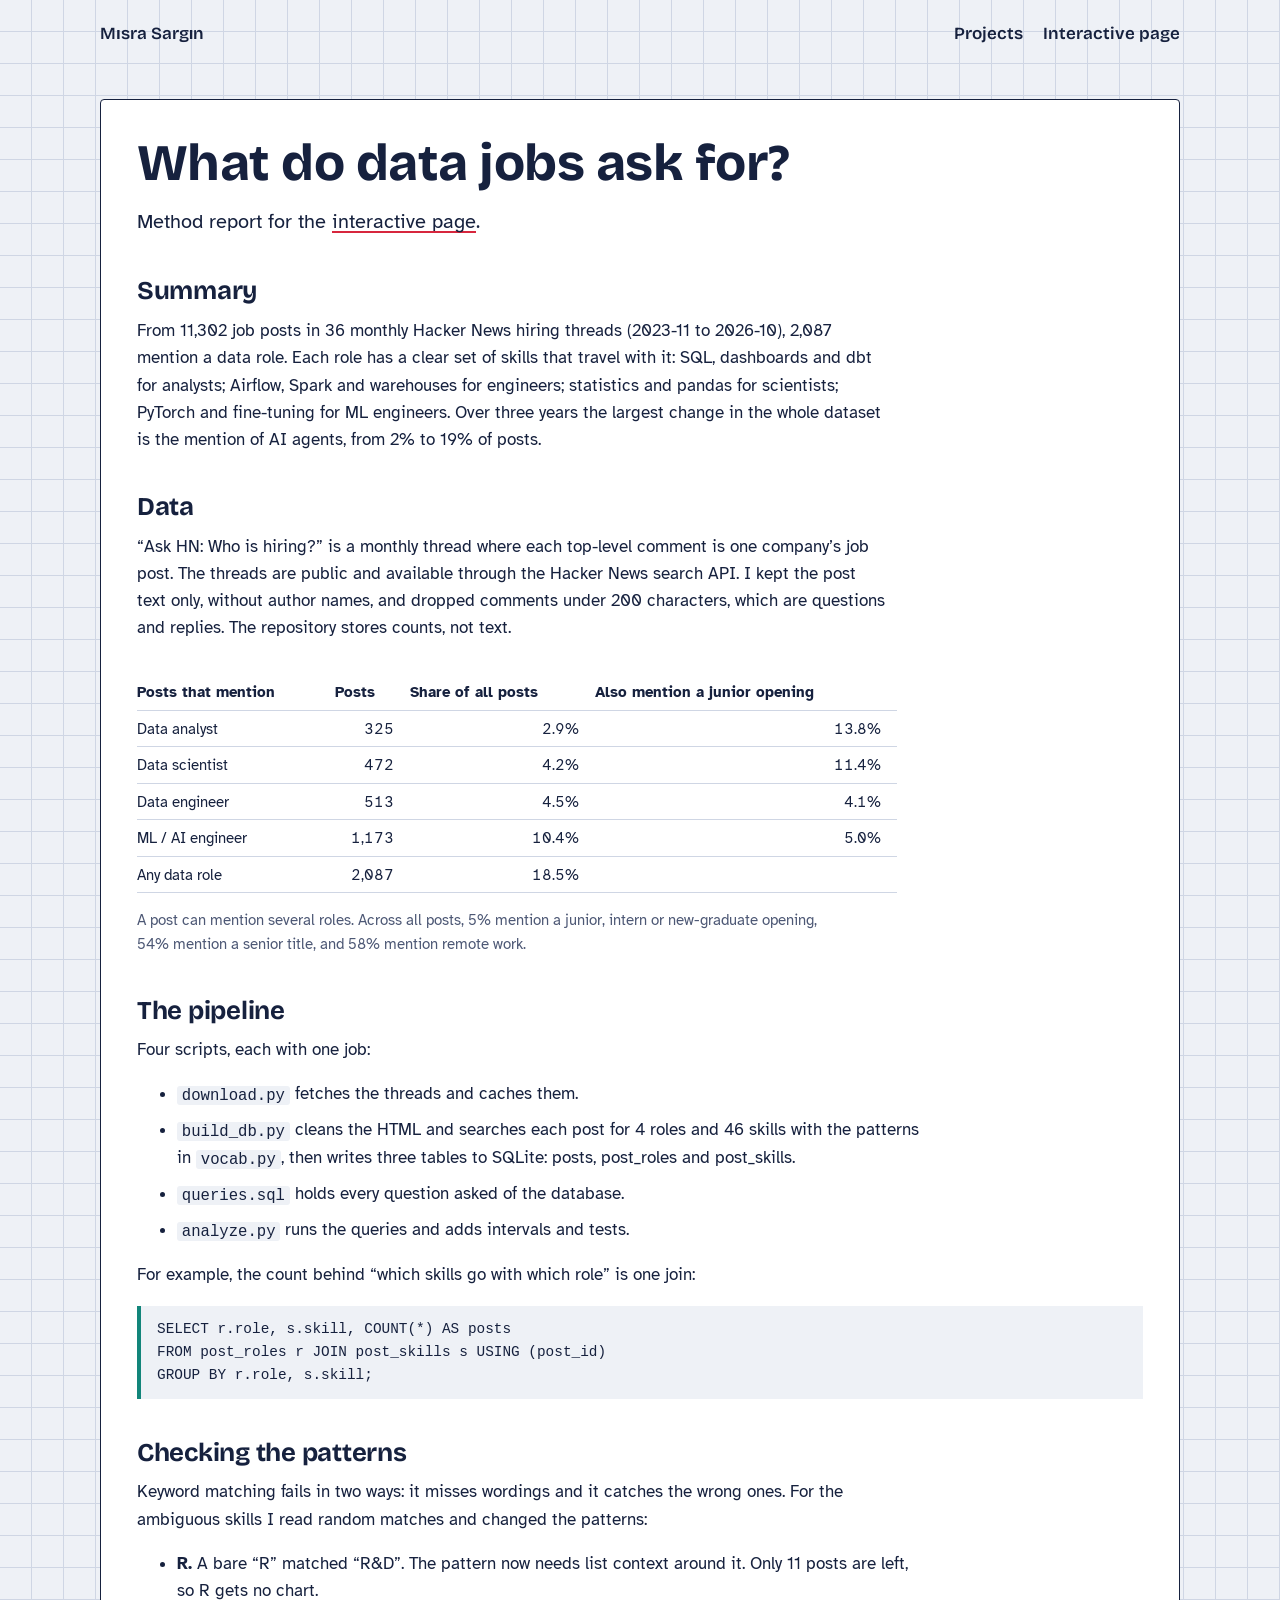
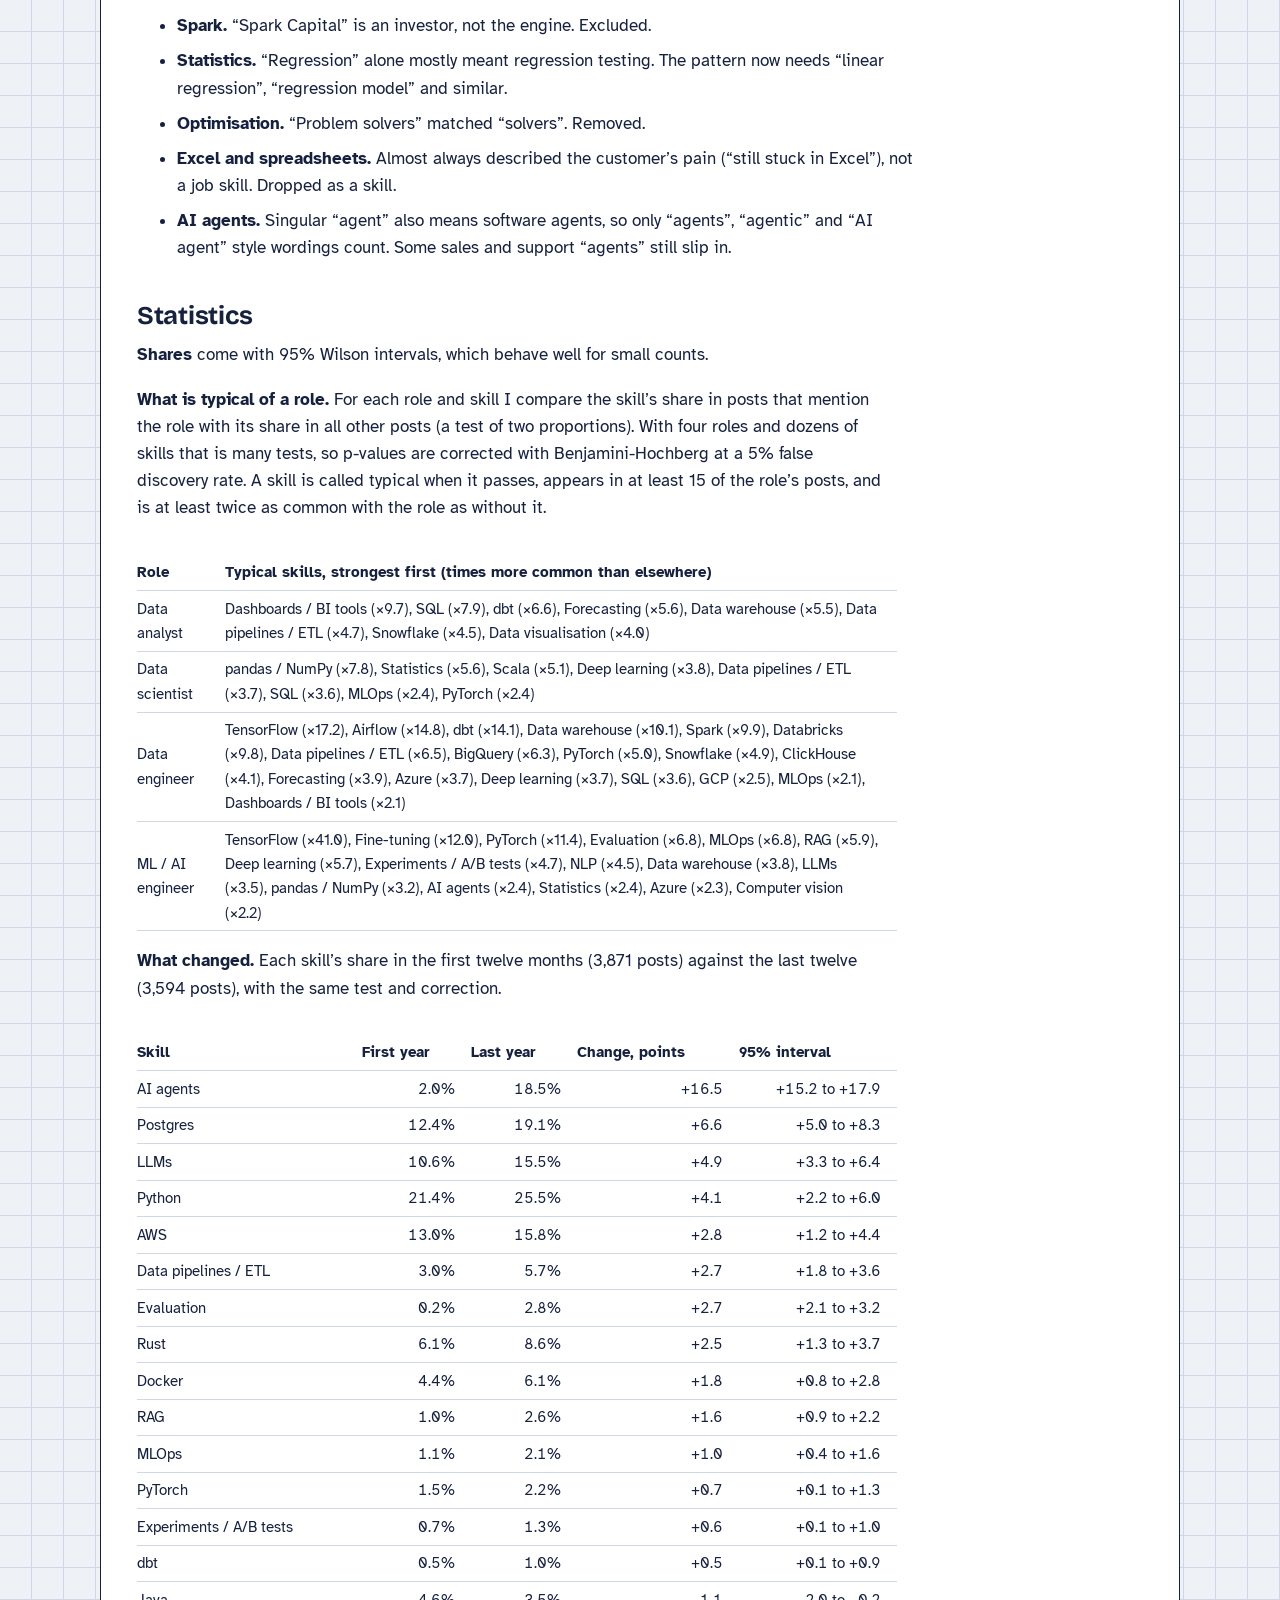
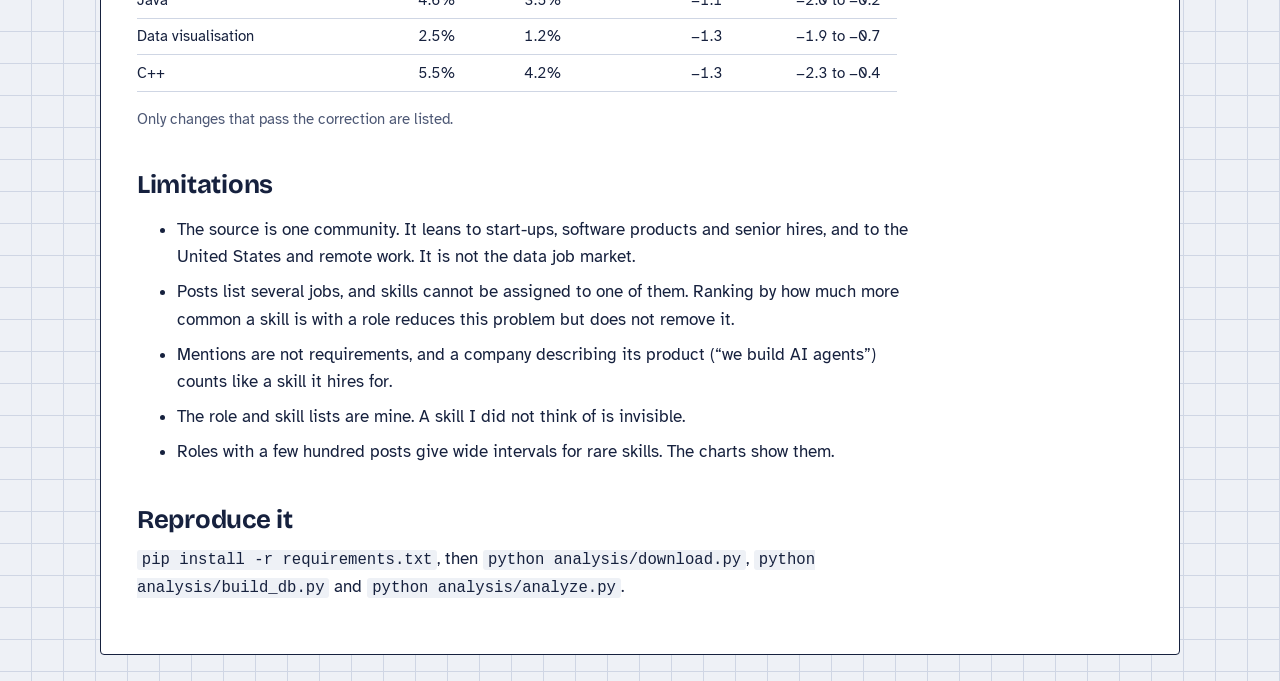
<file: projects/data-job-skills/report.html>
<!doctype html>
<html lang="en">
<head>
<meta charset="utf-8">
<meta name="viewport" content="width=device-width, initial-scale=1">
<title>Report: What Do Data Jobs Ask For? | Mısra Sargın</title>
<link rel="stylesheet" href="../../assets/style.css">
<style>.report table { width: 100%; max-width: 760px; } .scroll { overflow-x: auto; } pre { background: var(--paper); border-left: 4px solid var(--teal); padding: 0.75rem 1rem; overflow-x: auto; font-size: 0.9rem; }</style>
</head>
<body>
<div class="wrap">
  <header class="top">
    <a href="../../">Mısra Sargın</a>
    <nav><a href="../../#projects">Projects</a><a href="./">Interactive page</a></nav>
  </header>
  <article class="sheet report" style="margin:2rem 0">
    <h1 style="font-size:clamp(2rem,5vw,3.2rem)">What do data jobs ask for?</h1>
    <p class="lede" style="margin-top:1rem">Method report for the <a href="./">interactive page</a>.</p>

    <h2>Summary</h2>
    <p>From <span data-k="meta.posts"></span> job posts in <span data-k="meta.months"></span> monthly Hacker News hiring
      threads (<span data-k="meta.first_month" data-f="raw"></span> to <span data-k="meta.last_month" data-f="raw"></span>),
      <span data-k="meta.data_posts"></span> mention a data role. Each role has a clear set of skills that travel with
      it: SQL, dashboards and dbt for analysts; Airflow, Spark and warehouses for engineers; statistics and pandas for
      scientists; PyTorch and fine-tuning for ML engineers. Over three years the largest change in the whole dataset
      is the mention of AI agents, from <span data-k="headline.agents_first" data-f="pct"></span> to
      <span data-k="headline.agents_last" data-f="pct"></span> of posts.</p>

    <h2>Data</h2>
    <p>“Ask HN: Who is hiring?” is a monthly thread where each top-level comment is one company’s job post. The threads
      are public and available through the Hacker News search API. I kept the post text only, without author names,
      and dropped comments under 200 characters, which are questions and replies. The repository stores counts, not text.</p>
    <div class="scroll"><table id="role-table"><tr><th>Posts that mention</th><th class="n">Posts</th><th class="n">Share of all posts</th><th class="n">Also mention a junior opening</th></tr></table></div>
    <p class="small">A post can mention several roles. Across all posts, <span data-k="meta.junior_share" data-f="pct"></span>
      mention a junior, intern or new-graduate opening, <span data-k="meta.senior_share" data-f="pct"></span> mention a senior
      title, and <span data-k="meta.remote_share" data-f="pct"></span> mention remote work.</p>

    <h2>The pipeline</h2>
    <p>Four scripts, each with one job:</p>
    <ul class="limits">
      <li><code>download.py</code> fetches the threads and caches them.</li>
      <li><code>build_db.py</code> cleans the HTML and searches each post for 4 roles and <span data-k="meta.skills_tracked"></span>
        skills with the patterns in <code>vocab.py</code>, then writes three tables to SQLite: posts, post_roles and post_skills.</li>
      <li><code>queries.sql</code> holds every question asked of the database.</li>
      <li><code>analyze.py</code> runs the queries and adds intervals and tests.</li>
    </ul>
    <p>For example, the count behind “which skills go with which role” is one join:</p>
    <pre>SELECT r.role, s.skill, COUNT(*) AS posts
FROM post_roles r JOIN post_skills s USING (post_id)
GROUP BY r.role, s.skill;</pre>

    <h2>Checking the patterns</h2>
    <p>Keyword matching fails in two ways: it misses wordings and it catches the wrong ones. For the ambiguous
      skills I read random matches and changed the patterns:</p>
    <ul class="limits">
      <li><b>R.</b> A bare “R” matched “R&amp;D”. The pattern now needs list context around it. Only
        <span data-k="headline.r_posts"></span> posts are left, so R gets no chart.</li>
      <li><b>Spark.</b> “Spark Capital” is an investor, not the engine. Excluded.</li>
      <li><b>Statistics.</b> “Regression” alone mostly meant regression testing. The pattern now needs “linear regression”, “regression model” and similar.</li>
      <li><b>Optimisation.</b> “Problem solvers” matched “solvers”. Removed.</li>
      <li><b>Excel and spreadsheets.</b> Almost always described the customer’s pain (“still stuck in Excel”), not a job skill. Dropped as a skill.</li>
      <li><b>AI agents.</b> Singular “agent” also means software agents, so only “agents”, “agentic” and “AI agent” style wordings count. Some sales and support “agents” still slip in.</li>
    </ul>

    <h2>Statistics</h2>
    <p><b>Shares</b> come with 95% Wilson intervals, which behave well for small counts.</p>
    <p><b>What is typical of a role.</b> For each role and skill I compare the skill’s share in posts that mention
      the role with its share in all other posts (a test of two proportions). With four roles and dozens of skills
      that is many tests, so p-values are corrected with Benjamini-Hochberg at a 5% false discovery rate. A skill is
      called typical when it passes, appears in at least <span data-k="meta.min_distinct"></span> of the role’s posts,
      and is at least twice as common with the role as without it.</p>
    <div class="scroll"><table id="typical-table"><tr><th>Role</th><th>Typical skills, strongest first (times more common than elsewhere)</th></tr></table></div>
    <p><b>What changed.</b> Each skill’s share in the first twelve months (<span data-k="meta.first_year_posts"></span> posts)
      against the last twelve (<span data-k="meta.last_year_posts"></span> posts), with the same test and correction.</p>
    <div class="scroll"><table id="trend-table"><tr><th>Skill</th><th class="n">First year</th><th class="n">Last year</th><th class="n">Change, points</th><th class="n">95% interval</th></tr></table></div>
    <p class="small">Only changes that pass the correction are listed.</p>

    <h2>Limitations</h2>
    <ul class="limits">
      <li>The source is one community. It leans to start-ups, software products and senior hires, and to the United States and remote work. It is not the data job market.</li>
      <li>Posts list several jobs, and skills cannot be assigned to one of them. Ranking by how much more common a skill is with a role reduces this problem but does not remove it.</li>
      <li>Mentions are not requirements, and a company describing its product (“we build AI agents”) counts like a skill it hires for.</li>
      <li>The role and skill lists are mine. A skill I did not think of is invisible.</li>
      <li>Roles with a few hundred posts give wide intervals for rare skills. The charts show them.</li>
    </ul>

    <h2>Reproduce it</h2>
    <p><code>pip install -r requirements.txt</code>, then <code>python analysis/download.py</code>,
      <code>python analysis/build_db.py</code> and <code>python analysis/analyze.py</code>.</p>
  </article>
</div>
<script src="../../assets/fill.js"></script>
<script src="data/results.js"></script>
<script>
const J = window.JOBS; fillNumbers(J);
const pct = (v, d = 1) => (v * 100).toFixed(d) + "%", n0 = (v) => v.toLocaleString("en-GB");
const row = (cells) => "<tr>" + cells.map((c, i) => `<td${i ? ' class="n"' : ""}>${c}</td>`).join("") + "</tr>";
const add = (id, rows) => document.getElementById(id).insertAdjacentHTML("beforeend", rows.join(""));
const roles = ["Data analyst", "Data scientist", "Data engineer", "ML / AI engineer", "Any data role"];
add("role-table", roles.map((r) => row([r, n0(J.roles[r].posts), pct(J.roles[r].posts / J.meta.posts), J.roles[r].junior_share == null ? "" : pct(J.roles[r].junior_share)])));
add("typical-table", roles.slice(0, 4).map((r) => `<tr><td>${r}</td><td>${J.roles[r].skills.filter((s) => s.distinct).sort((a, b) => b.ratio - a.ratio).map((s) => `${s.skill} (×${s.ratio.toFixed(1)})`).join(", ")}</td></tr>`));
const pp = (v) => (v > 0 ? "+" : "−") + Math.abs(v * 100).toFixed(1);
add("trend-table", J.trends.filter((t) => t.sig).map((t) => row([t.skill, pct(t.first), pct(t.last), pp(t.diff), `${pp(t.lo)} to ${pp(t.hi)}`])));
</script>
</body>
</html>
</file>
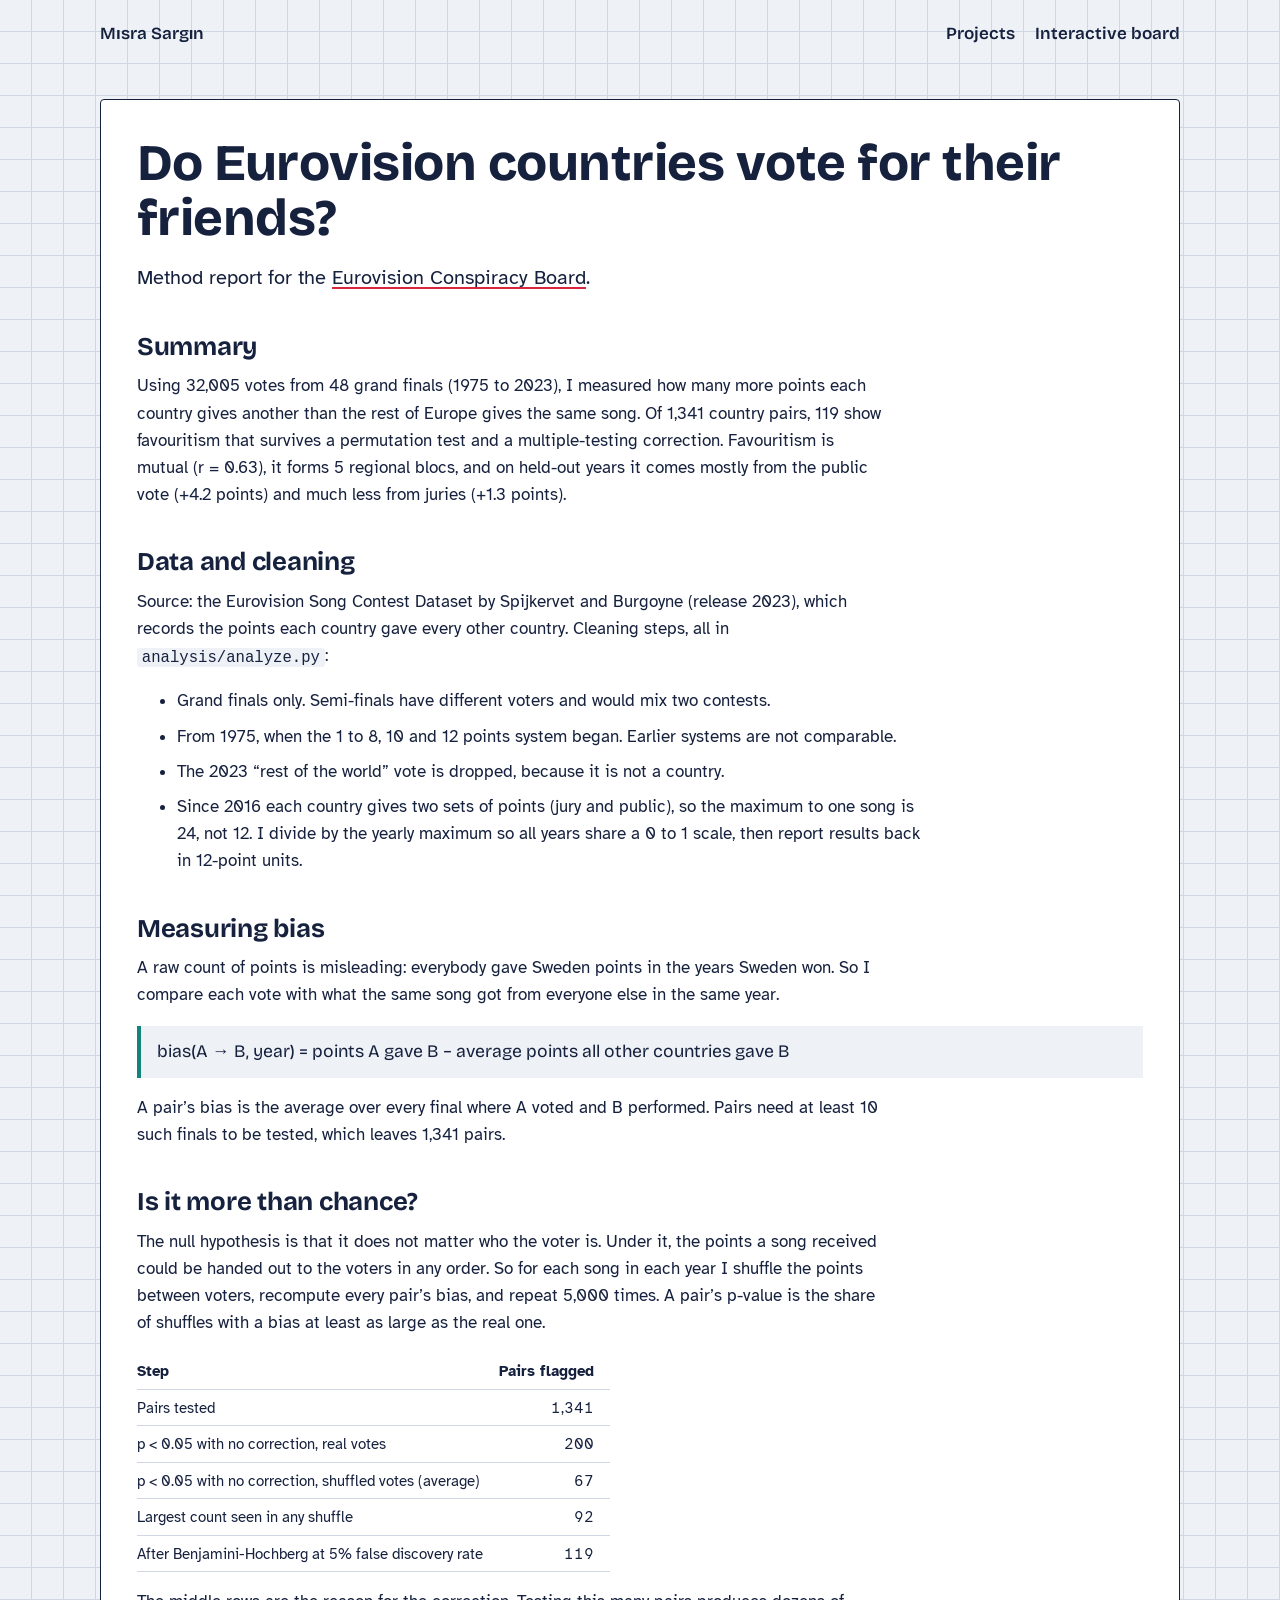
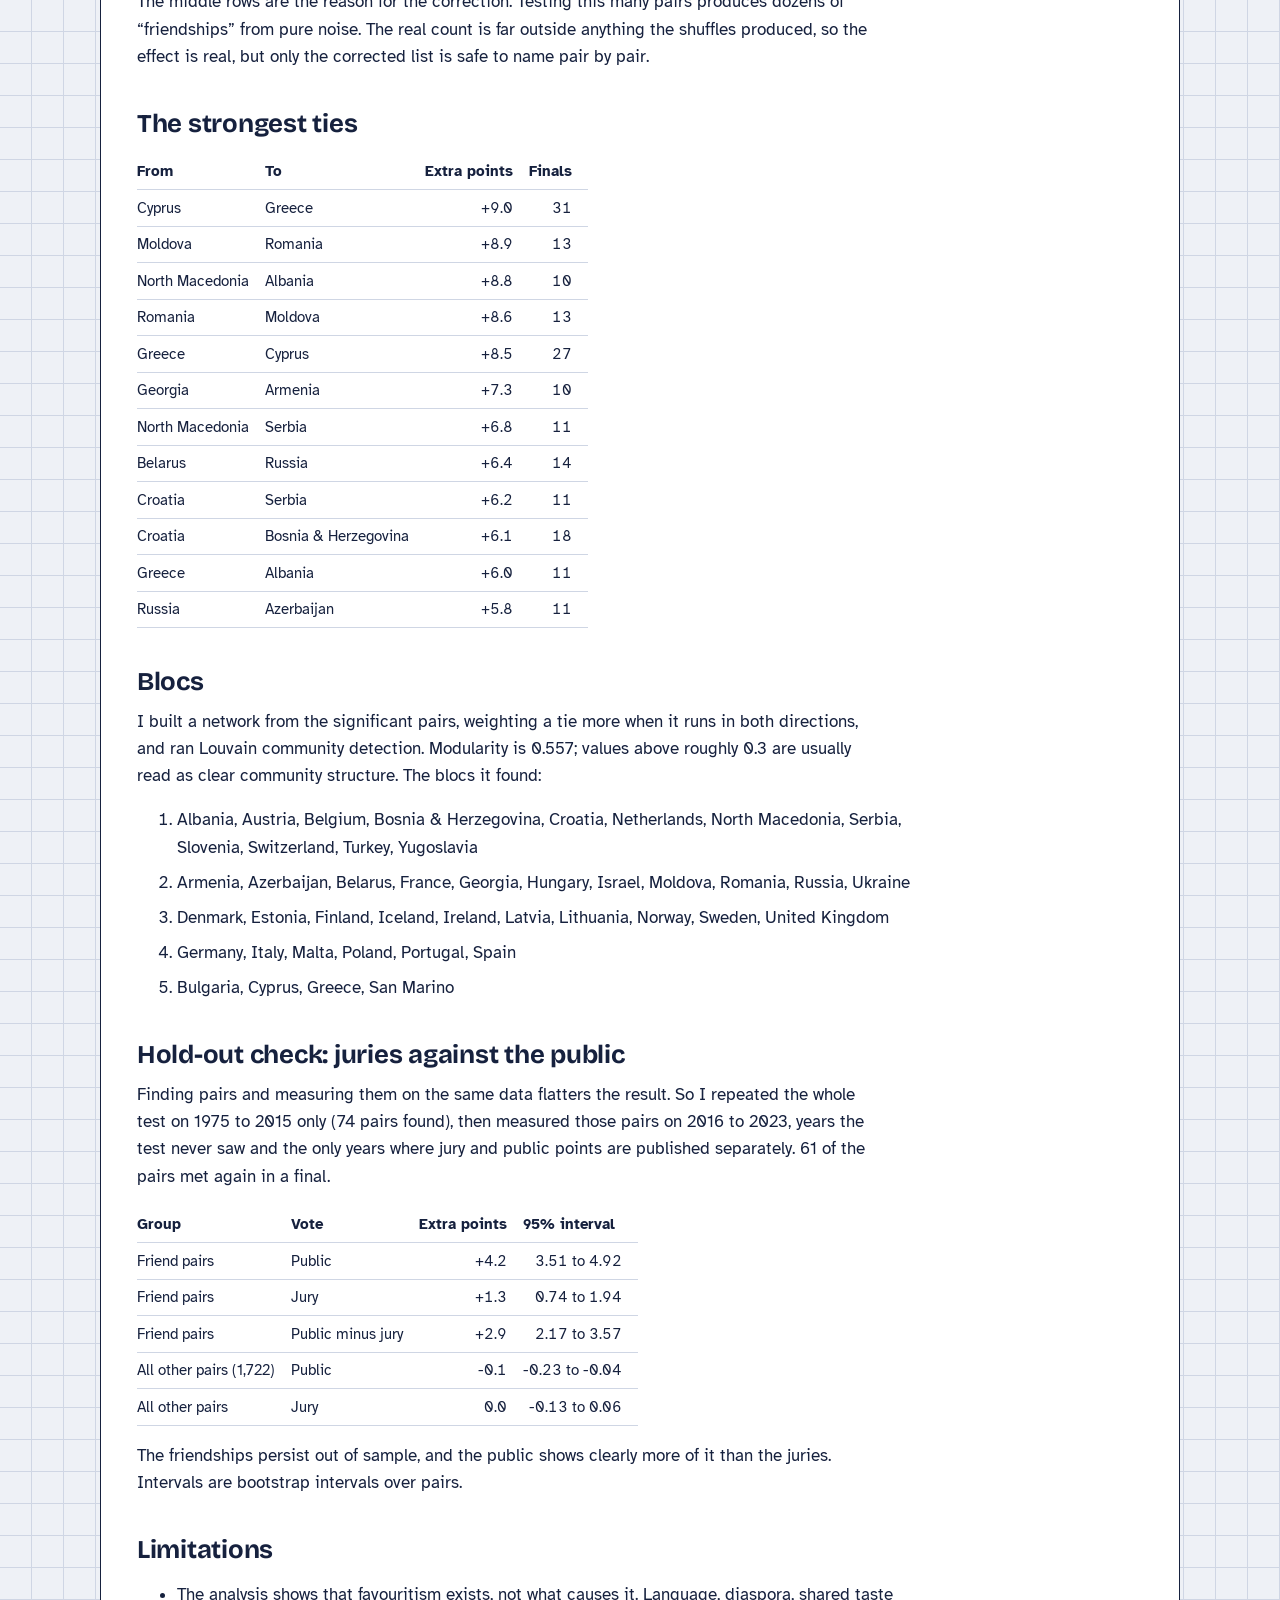
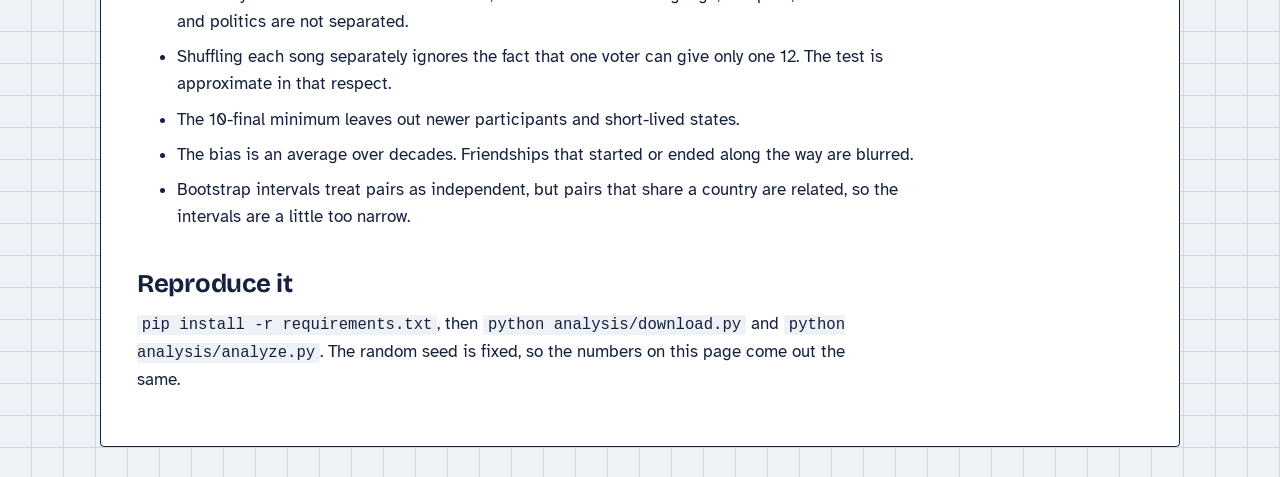
<file: projects/eurovision-blocs/report.html>
<!doctype html>
<html lang="en">
<head>
<meta charset="utf-8">
<meta name="viewport" content="width=device-width, initial-scale=1">
<title>Report: Eurovision Conspiracy Board | Mısra Sargın</title>
<link rel="stylesheet" href="../../assets/style.css">
</head>
<body>
<div class="wrap">
  <header class="top">
    <a href="../../">Mısra Sargın</a>
    <nav><a href="../../#projects">Projects</a><a href="./">Interactive board</a></nav>
  </header>

  <article class="sheet report" style="margin:2rem 0">
    <h1 style="font-size:clamp(2rem,5vw,3.2rem)">Do Eurovision countries vote for their friends?</h1>
    <p class="lede" style="margin-top:1rem">Method report for the <a href="./">Eurovision Conspiracy Board</a>.</p>

    <h2>Summary</h2>
    <p>Using <span data-k="meta.votes"></span> votes from <span data-k="meta.finals"></span> grand finals
      (<span data-k="meta.years.0" data-f="raw"></span> to <span data-k="meta.years.1" data-f="raw"></span>), I measured how many more points each country
      gives another than the rest of Europe gives the same song. Of <span data-k="meta.pairs_tested"></span> country pairs,
      <span data-k="meta.bh_significant"></span> show favouritism that survives a permutation test and a multiple-testing
      correction. Favouritism is mutual (r = <span data-k="meta.reciprocity_r" data-f="2dp"></span>), it forms
      <span id="n-blocs"></span> regional blocs, and on held-out years it comes mostly from the public vote
      (<span data-k="holdout.friends_tele.0" data-f="signed"></span> points) and much less from juries
      (<span data-k="holdout.friends_jury.0" data-f="signed"></span> points).</p>

    <h2>Data and cleaning</h2>
    <p>Source: the Eurovision Song Contest Dataset by Spijkervet and Burgoyne (release 2023), which records the points each
      country gave every other country. Cleaning steps, all in <code>analysis/analyze.py</code>:</p>
    <ul class="limits">
      <li>Grand finals only. Semi-finals have different voters and would mix two contests.</li>
      <li>From 1975, when the 1 to 8, 10 and 12 points system began. Earlier systems are not comparable.</li>
      <li>The 2023 “rest of the world” vote is dropped, because it is not a country.</li>
      <li>Since 2016 each country gives two sets of points (jury and public), so the maximum to one song is 24, not 12.
        I divide by the yearly maximum so all years share a 0 to 1 scale, then report results back in 12-point units.</li>
    </ul>

    <h2>Measuring bias</h2>
    <p>A raw count of points is misleading: everybody gave Sweden points in the years Sweden won. So I compare each vote with
      what the same song got from everyone else in the same year.</p>
    <div class="formula">bias(A → B, year) = points A gave B − average points all other countries gave B</div>
    <p>A pair’s bias is the average over every final where A voted and B performed. Pairs need at least
      <span data-k="meta.min_years"></span> such finals to be tested, which leaves <span data-k="meta.pairs_tested"></span> pairs.</p>

    <h2>Is it more than chance?</h2>
    <p>The null hypothesis is that it does not matter who the voter is. Under it, the points a song received could be
      handed out to the voters in any order. So for each song in each year I shuffle the points between voters, recompute
      every pair’s bias, and repeat <span data-k="meta.permutations"></span> times. A pair’s p-value is the share of shuffles
      with a bias at least as large as the real one.</p>
    <table>
      <tr><th>Step</th><th>Pairs flagged</th></tr>
      <tr><td>Pairs tested</td><td class="n" data-k="meta.pairs_tested"></td></tr>
      <tr><td>p &lt; 0.05 with no correction, real votes</td><td class="n" data-k="meta.naive_significant"></td></tr>
      <tr><td>p &lt; 0.05 with no correction, shuffled votes (average)</td><td class="n" data-k="meta.expected_by_chance"></td></tr>
      <tr><td>Largest count seen in any shuffle</td><td class="n" data-k="meta.chance_max"></td></tr>
      <tr><td>After Benjamini-Hochberg at 5% false discovery rate</td><td class="n" data-k="meta.bh_significant"></td></tr>
    </table>
    <p>The middle rows are the reason for the correction. Testing this many pairs produces dozens of “friendships” from pure
      noise. The real count is far outside anything the shuffles produced, so the effect is real, but only the corrected
      list is safe to name pair by pair.</p>

    <h2>The strongest ties</h2>
    <table id="top"><tr><th>From</th><th>To</th><th>Extra points</th><th>Finals</th></tr></table>

    <h2>Blocs</h2>
    <p>I built a network from the significant pairs, weighting a tie more when it runs in both directions, and ran Louvain
      community detection. Modularity is <span data-k="meta.modularity"></span>; values above roughly 0.3 are usually read as
      clear community structure. The blocs it found:</p>
    <ol id="blocs" class="limits"></ol>

    <h2>Hold-out check: juries against the public</h2>
    <p>Finding pairs and measuring them on the same data flatters the result. So I repeated the whole test on 1975 to 2015
      only (<span data-k="holdout.train_pairs_found"></span> pairs found), then measured those pairs on 2016 to 2023, years
      the test never saw and the only years where jury and public points are published separately.
      <span data-k="holdout.friend_pairs_seen_again"></span> of the pairs met again in a final.</p>
    <table>
      <tr><th>Group</th><th>Vote</th><th>Extra points</th><th>95% interval</th></tr>
      <tr><td>Friend pairs</td><td>Public</td><td class="n" data-k="holdout.friends_tele.0" data-f="signed"></td><td class="n"><span data-k="holdout.friends_tele.1"></span> to <span data-k="holdout.friends_tele.2"></span></td></tr>
      <tr><td>Friend pairs</td><td>Jury</td><td class="n" data-k="holdout.friends_jury.0" data-f="signed"></td><td class="n"><span data-k="holdout.friends_jury.1"></span> to <span data-k="holdout.friends_jury.2"></span></td></tr>
      <tr><td>Friend pairs</td><td>Public minus jury</td><td class="n" data-k="holdout.tele_minus_jury.0" data-f="signed"></td><td class="n"><span data-k="holdout.tele_minus_jury.1"></span> to <span data-k="holdout.tele_minus_jury.2"></span></td></tr>
      <tr><td>All other pairs (<span data-k="holdout.other_pairs"></span>)</td><td>Public</td><td class="n" data-k="holdout.others_tele.0" data-f="signed"></td><td class="n"><span data-k="holdout.others_tele.1"></span> to <span data-k="holdout.others_tele.2"></span></td></tr>
      <tr><td>All other pairs</td><td>Jury</td><td class="n" data-k="holdout.others_jury.0" data-f="signed"></td><td class="n"><span data-k="holdout.others_jury.1"></span> to <span data-k="holdout.others_jury.2"></span></td></tr>
    </table>
    <p>The friendships persist out of sample, and the public shows clearly more of it than the juries. Intervals are
      bootstrap intervals over pairs.</p>

    <h2>Limitations</h2>
    <ul class="limits">
      <li>The analysis shows that favouritism exists, not what causes it. Language, diaspora, shared taste and politics are not separated.</li>
      <li>Shuffling each song separately ignores the fact that one voter can give only one 12. The test is approximate in that respect.</li>
      <li>The <span data-k="meta.min_years"></span>-final minimum leaves out newer participants and short-lived states.</li>
      <li>The bias is an average over decades. Friendships that started or ended along the way are blurred.</li>
      <li>Bootstrap intervals treat pairs as independent, but pairs that share a country are related, so the intervals are a little too narrow.</li>
    </ul>

    <h2>Reproduce it</h2>
    <p><code>pip install -r requirements.txt</code>, then <code>python analysis/download.py</code> and
      <code>python analysis/analyze.py</code>. The random seed is fixed, so the numbers on this page come out the same.</p>
  </article>
</div>
<script src="../../assets/fill.js"></script>
<script src="data/results.js"></script>
<script>
const D = window.EUROVISION;
fillNumbers(D);
const name = (id) => D.countries.find((c) => c.id === id).name;
document.getElementById("n-blocs").textContent = D.blocs.length;
document.getElementById("top").insertAdjacentHTML("beforeend", D.pairs.filter((p) => p.sig).sort((a, b) => b.bias - a.bias).slice(0, 12)
  .map((p) => `<tr><td>${name(p.from)}</td><td>${name(p.to)}</td><td class="n">+${p.bias.toFixed(1)}</td><td class="n">${p.years}</td></tr>`).join(""));
document.getElementById("blocs").innerHTML = D.blocs.map((b) => `<li>${b.join(", ")}</li>`).join("");
</script>
</body>
</html>
</file>
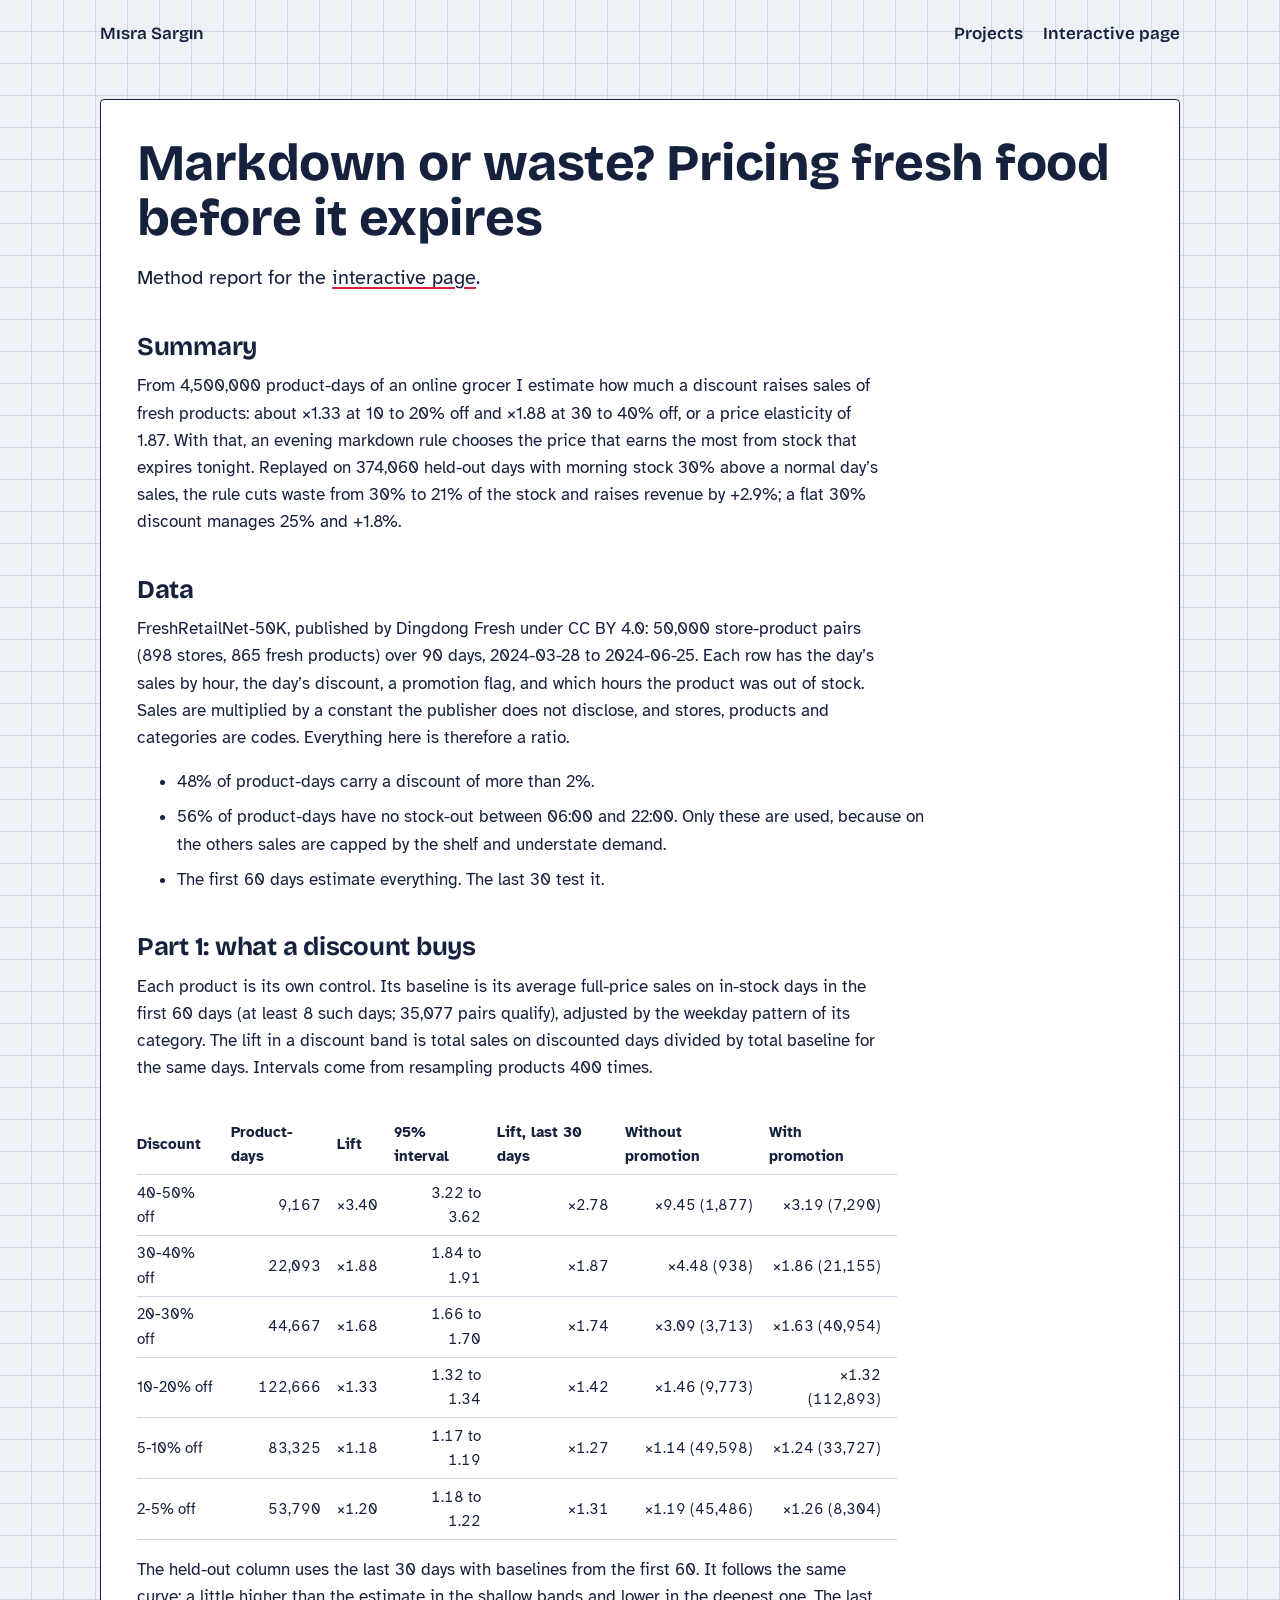
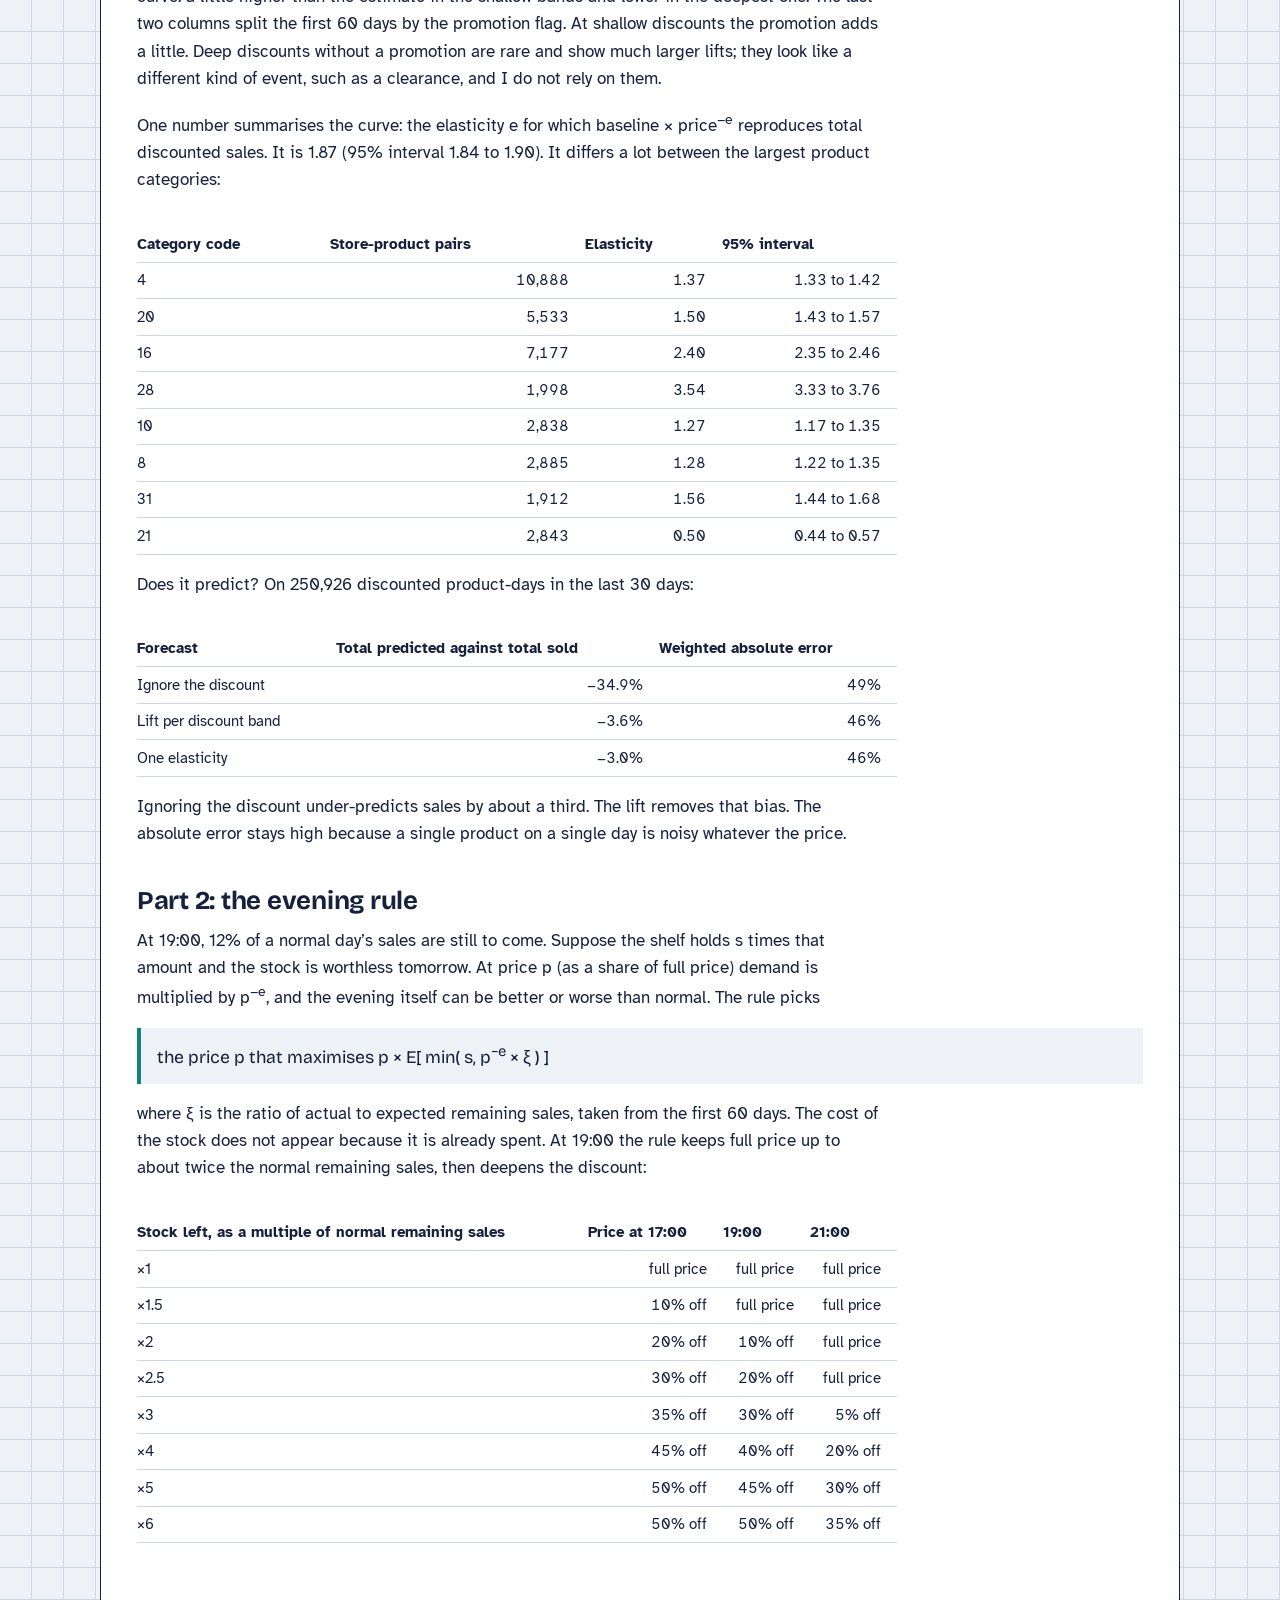
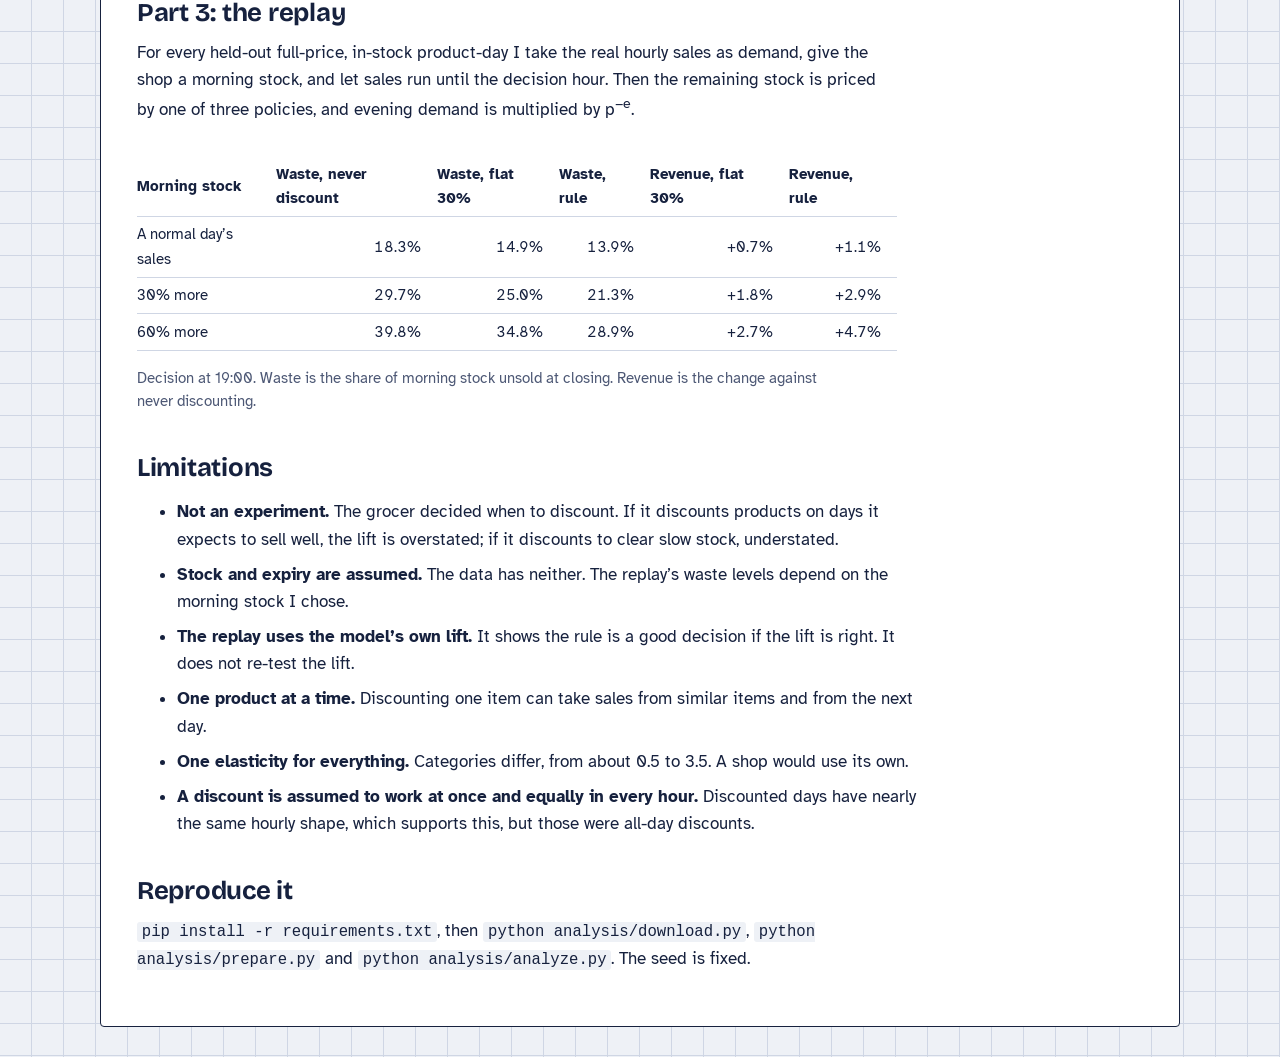
<file: projects/grocery-markdown/report.html>
<!doctype html>
<html lang="en">
<head>
<meta charset="utf-8">
<meta name="viewport" content="width=device-width, initial-scale=1">
<title>Report: Markdown or Waste? | Mısra Sargın</title>
<link rel="stylesheet" href="../../assets/style.css">
<style>.report table { width: 100%; max-width: 760px; } .scroll { overflow-x: auto; }</style>
</head>
<body>
<div class="wrap">
  <header class="top">
    <a href="../../">Mısra Sargın</a>
    <nav><a href="../../#projects">Projects</a><a href="./">Interactive page</a></nav>
  </header>
  <article class="sheet report" style="margin:2rem 0">
    <h1 style="font-size:clamp(2rem,5vw,3.2rem)">Markdown or waste? Pricing fresh food before it expires</h1>
    <p class="lede" style="margin-top:1rem">Method report for the <a href="./">interactive page</a>.</p>

    <h2>Summary</h2>
    <p>From <span data-k="meta.product_days"></span> product-days of an online grocer I estimate how much a discount
      raises sales of fresh products: about ×<span id="l1"></span> at 10 to 20% off and ×<span id="l2"></span> at 30 to 40%
      off, or a price elasticity of <span data-k="elasticity.value" data-f="2dp"></span>. With that, an evening
      markdown rule chooses the price that earns the most from stock that expires tonight. Replayed on
      <span data-k="meta.replay_days"></span> held-out days with morning stock 30% above a normal day’s sales, the rule
      cuts waste from <span id="w0"></span> to <span id="w2"></span> of the stock and raises revenue by <span id="r2"></span>;
      a flat 30% discount manages <span id="w1"></span> and <span id="r1"></span>.</p>

    <h2>Data</h2>
    <p>FreshRetailNet-50K, published by Dingdong Fresh under CC BY 4.0: <span data-k="meta.series"></span> store-product
      pairs (<span data-k="meta.stores"></span> stores, <span data-k="meta.products"></span> fresh products) over
      <span data-k="meta.days"></span> days, <span data-k="meta.first_date" data-f="raw"></span> to
      <span data-k="meta.last_date" data-f="raw"></span>. Each row has the day’s sales by hour, the day’s discount, a
      promotion flag, and which hours the product was out of stock. Sales are multiplied by a constant the publisher
      does not disclose, and stores, products and categories are codes. Everything here is therefore a ratio.</p>
    <ul class="limits">
      <li><span data-k="meta.discounted_share" data-f="pct"></span> of product-days carry a discount of more than 2%.</li>
      <li><span data-k="meta.in_stock_share" data-f="pct"></span> of product-days have no stock-out between 06:00 and 22:00.
        Only these are used, because on the others sales are capped by the shelf and understate demand.</li>
      <li>The first <span data-k="meta.train_days"></span> days estimate everything. The last 30 test it.</li>
    </ul>

    <h2>Part 1: what a discount buys</h2>
    <p>Each product is its own control. Its baseline is its average full-price sales on in-stock days in the first 60
      days (at least 8 such days; <span data-k="meta.series_with_baseline"></span> pairs qualify), adjusted by the weekday
      pattern of its category. The lift in a discount band is total sales on discounted days divided by total baseline
      for the same days. Intervals come from resampling products <span data-k="meta.bootstrap"></span> times.</p>
    <div class="scroll"><table id="lift-table">
      <tr><th>Discount</th><th class="n">Product-days</th><th class="n">Lift</th><th class="n">95% interval</th><th class="n">Lift, last 30 days</th><th class="n">Without promotion</th><th class="n">With promotion</th></tr>
    </table></div>
    <p>The held-out column uses the last 30 days with baselines from the first 60. It follows the same curve: a little
      higher than the estimate in the shallow bands and lower in the deepest one. The last two columns split the first 60 days by the promotion
      flag. At shallow discounts the promotion adds a little. Deep discounts without a promotion are rare and show much
      larger lifts; they look like a different kind of event, such as a clearance, and I do not rely on them.</p>
    <p>One number summarises the curve: the elasticity e for which baseline × price<sup>−e</sup> reproduces total
      discounted sales. It is <span data-k="elasticity.value" data-f="2dp"></span>
      (95% interval <span data-k="elasticity.lo" data-f="2dp"></span> to <span data-k="elasticity.hi" data-f="2dp"></span>).
      It differs a lot between the largest product categories:</p>
    <div class="scroll"><table id="cat-table"><tr><th>Category code</th><th class="n">Store-product pairs</th><th class="n">Elasticity</th><th class="n">95% interval</th></tr></table></div>
    <p>Does it predict? On <span data-k="meta.discounted_test_days"></span> discounted product-days in the last 30 days:</p>
    <div class="scroll"><table id="val-table"><tr><th>Forecast</th><th class="n">Total predicted against total sold</th><th class="n">Weighted absolute error</th></tr></table></div>
    <p>Ignoring the discount under-predicts sales by about a third. The lift removes that bias. The absolute error stays
      high because a single product on a single day is noisy whatever the price.</p>

    <h2>Part 2: the evening rule</h2>
    <p>At 19:00, <span id="left19"></span> of a normal day’s sales are still to come. Suppose the shelf holds s times that
      amount and the stock is worthless tomorrow. At price p (as a share of full price) demand is multiplied by
      p<sup>−e</sup>, and the evening itself can be better or worse than normal. The rule picks</p>
    <div class="formula">the price p that maximises p × E[ min( s, p<sup>−e</sup> × ξ ) ]</div>
    <p>where ξ is the ratio of actual to expected remaining sales, taken from the first 60 days. The cost of the stock
      does not appear because it is already spent. At 19:00 the rule keeps full price up to about twice the normal
      remaining sales, then deepens the discount:</p>
    <div class="scroll"><table id="rule-table"><tr><th>Stock left, as a multiple of normal remaining sales</th><th class="n">Price at 17:00</th><th class="n">19:00</th><th class="n">21:00</th></tr></table></div>

    <h2>Part 3: the replay</h2>
    <p>For every held-out full-price, in-stock product-day I take the real hourly sales as demand, give the shop a
      morning stock, and let sales run until the decision hour. Then the remaining stock is priced by one of three
      policies, and evening demand is multiplied by p<sup>−e</sup>.</p>
    <div class="scroll"><table id="bt-table">
      <tr><th>Morning stock</th><th class="n">Waste, never discount</th><th class="n">Waste, flat 30%</th><th class="n">Waste, rule</th><th class="n">Revenue, flat 30%</th><th class="n">Revenue, rule</th></tr>
    </table></div>
    <p class="small">Decision at 19:00. Waste is the share of morning stock unsold at closing. Revenue is the change against never discounting.</p>

    <h2>Limitations</h2>
    <ul class="limits">
      <li><b>Not an experiment.</b> The grocer decided when to discount. If it discounts products on days it expects to sell well, the lift is overstated; if it discounts to clear slow stock, understated.</li>
      <li><b>Stock and expiry are assumed.</b> The data has neither. The replay’s waste levels depend on the morning stock I chose.</li>
      <li><b>The replay uses the model’s own lift.</b> It shows the rule is a good decision if the lift is right. It does not re-test the lift.</li>
      <li><b>One product at a time.</b> Discounting one item can take sales from similar items and from the next day.</li>
      <li><b>One elasticity for everything.</b> Categories differ, from about 0.5 to 3.5. A shop would use its own.</li>
      <li><b>A discount is assumed to work at once and equally in every hour.</b> Discounted days have nearly the same hourly shape, which supports this, but those were all-day discounts.</li>
    </ul>

    <h2>Reproduce it</h2>
    <p><code>pip install -r requirements.txt</code>, then <code>python analysis/download.py</code>,
      <code>python analysis/prepare.py</code> and <code>python analysis/analyze.py</code>. The seed is fixed.</p>
  </article>
</div>
<script src="../../assets/fill.js"></script>
<script src="data/results.js"></script>
<script>
const G = window.GROCERY; fillNumbers(G);
const pct = (v, d = 1) => (v * 100).toFixed(d) + "%", sp = (v) => (v >= 0 ? "+" : "−") + Math.abs(v * 100).toFixed(1) + "%", n0 = (v) => v.toLocaleString("en-GB"), x2 = (v) => "×" + v.toFixed(2);
const row = (cells) => "<tr>" + cells.map((c, i) => `<td${i ? ' class="n"' : ""}>${c}</td>`).join("") + "</tr>";
const add = (id, rows) => document.getElementById(id).insertAdjacentHTML("beforeend", rows.join(""));
const set = (id, v) => (document.getElementById(id).textContent = v);
const band = (n) => G.lift.find((b) => b.band === n), bt = (q, h) => G.backtest.find((b) => b.stock === q && b.hour === h), m = bt(1.3, 19);
set("l1", band("10-20% off").lift.toFixed(2)); set("l2", band("30-40% off").lift.toFixed(2));
set("w0", pct(m.none.waste, 0)); set("w1", pct(m.flat.waste, 0)); set("w2", pct(m.rule.waste, 0)); set("r1", sp(m.flat.revenue_change)); set("r2", sp(m.rule.revenue_change));
set("left19", pct(G.profile.remaining[19], 0));
add("lift-table", G.lift.slice().reverse().map((b) => row([b.band, n0(b.days), x2(b.lift), `${b.lo.toFixed(2)} to ${b.hi.toFixed(2)}`, x2(b.test_lift), `${x2(b.no_promo)} (${n0(b.n_no_promo)})`, `${x2(b.promo)} (${n0(b.n_promo)})`])));
add("cat-table", G.elasticity.by_category.map((c) => row([c.category, n0(c.products), c.elasticity.toFixed(2), `${c.lo.toFixed(2)} to ${c.hi.toFixed(2)}`])));
add("val-table", Object.entries(G.validation).map(([k, v]) => row([k[0].toUpperCase() + k.slice(1), sp(v.bias), pct(v.wape, 0)])));
const at = (h, s) => { const p = G.table[h].price[G.stock_grid.indexOf(s)]; return p === 1 ? "full price" : Math.round((1 - p) * 100) + "% off"; };
add("rule-table", [1, 1.5, 2, 2.5, 3, 4, 5, 6].map((s) => row(["×" + s, at(17, s), at(19, s), at(21, s)])));
add("bt-table", [1, 1.3, 1.6].map((q) => { const b = bt(q, 19); return row([q === 1 ? "A normal day’s sales" : `${Math.round((q - 1) * 100)}% more`, pct(b.none.waste), pct(b.flat.waste), pct(b.rule.waste), sp(b.flat.revenue_change), sp(b.rule.revenue_change)]); }));
</script>
</body>
</html>
</file>
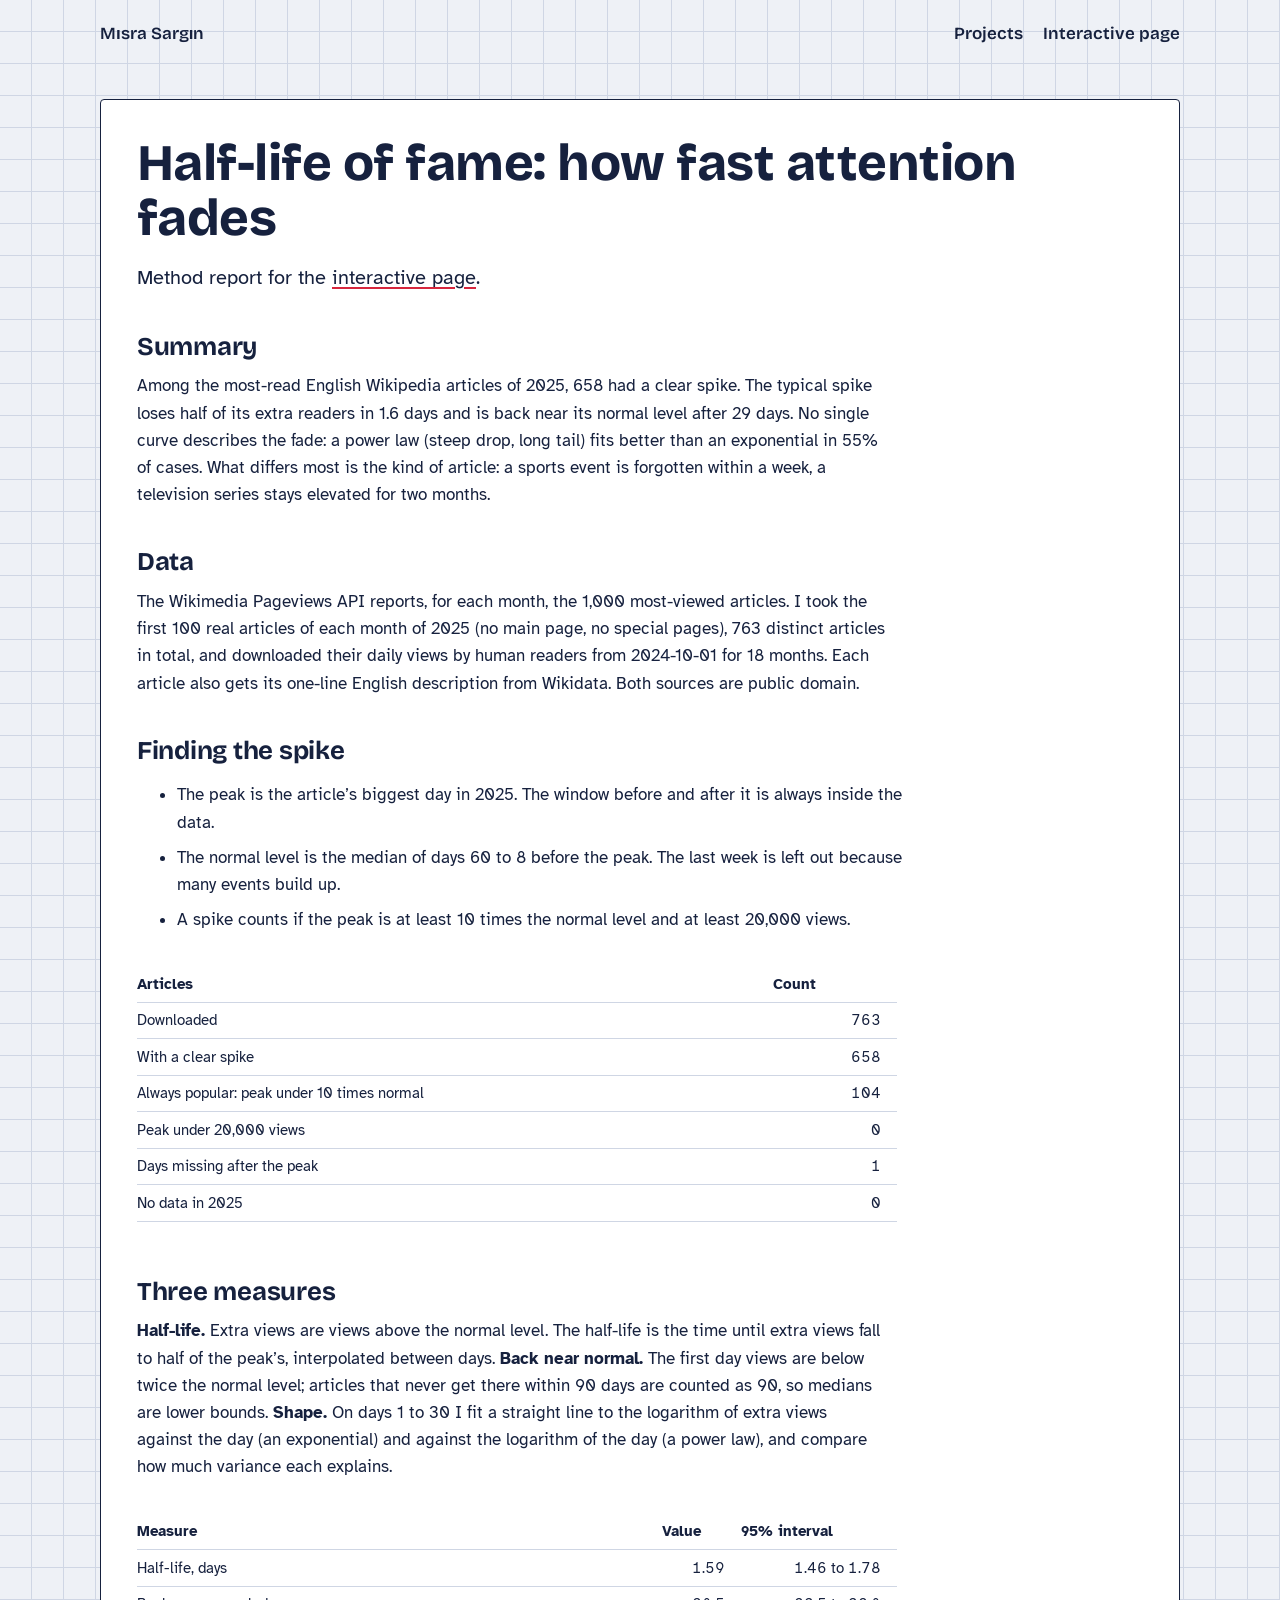
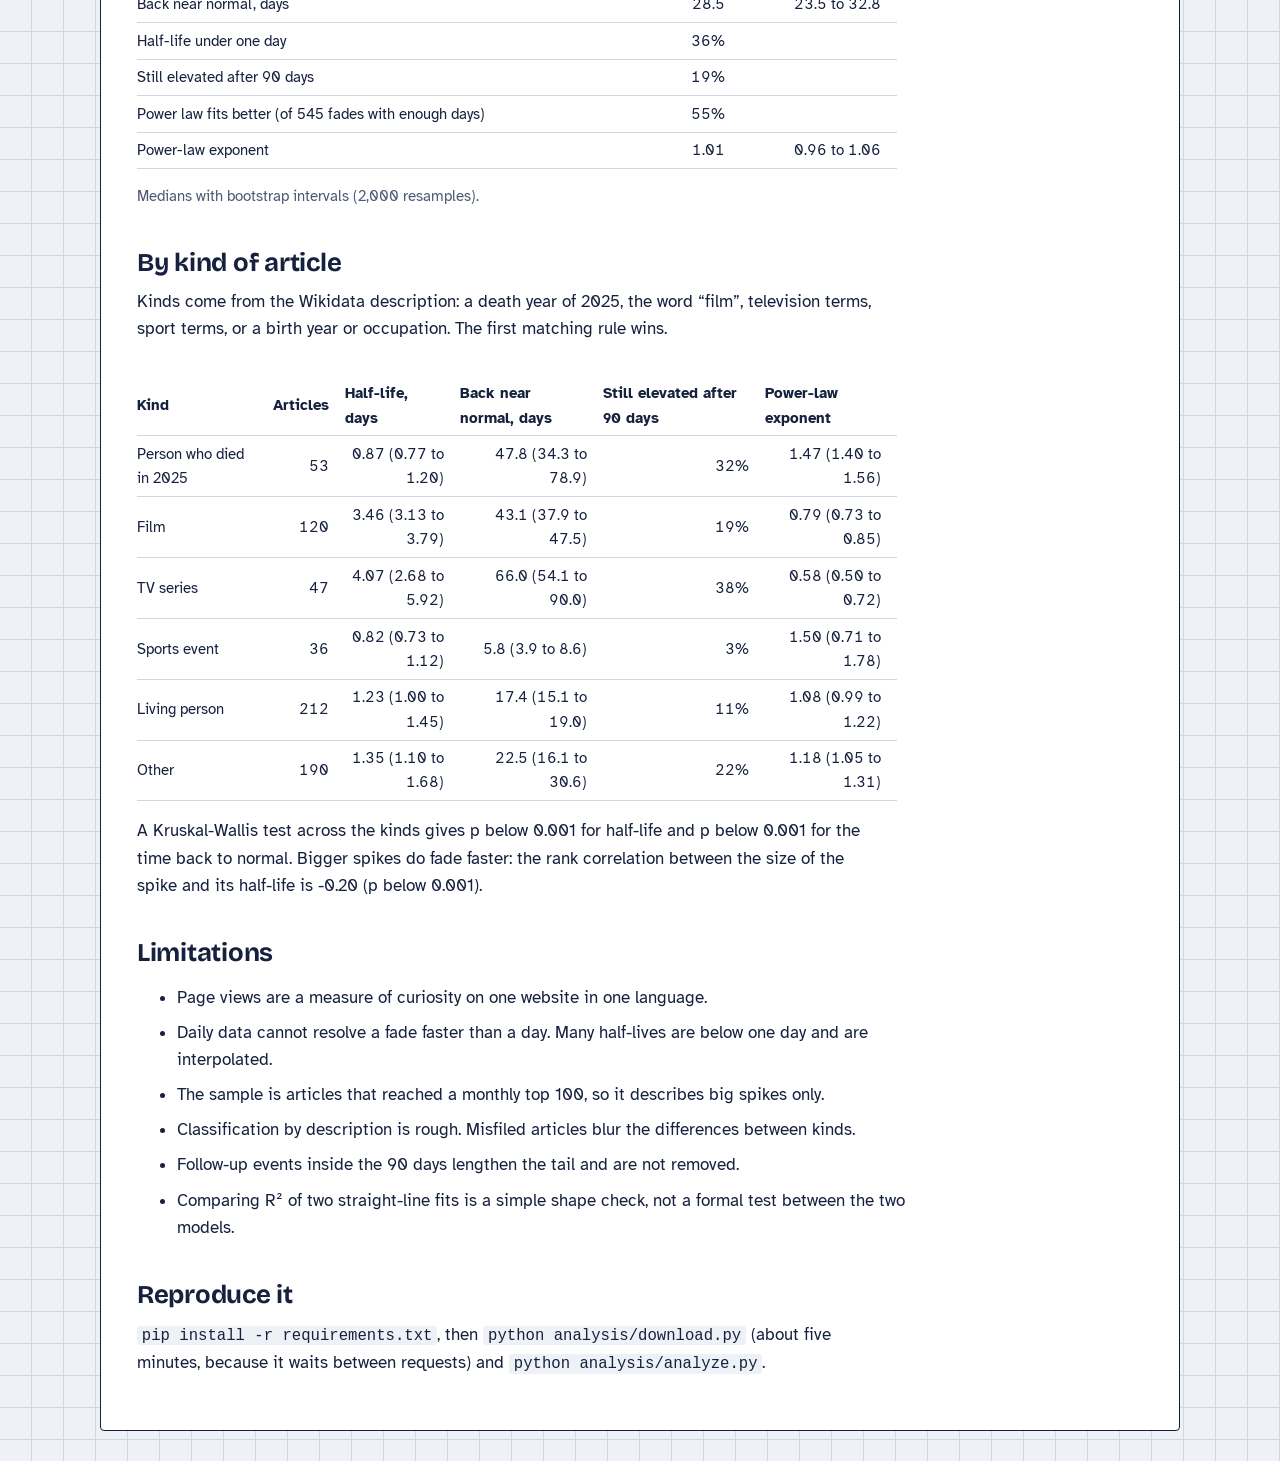
<file: projects/half-life-of-fame/report.html>
<!doctype html>
<html lang="en">
<head>
<meta charset="utf-8">
<meta name="viewport" content="width=device-width, initial-scale=1">
<title>Report: Half-Life of Fame | Mısra Sargın</title>
<link rel="stylesheet" href="../../assets/style.css">
<style>.report table { width: 100%; max-width: 760px; } .scroll { overflow-x: auto; }</style>
</head>
<body>
<div class="wrap">
  <header class="top">
    <a href="../../">Mısra Sargın</a>
    <nav><a href="../../#projects">Projects</a><a href="./">Interactive page</a></nav>
  </header>
  <article class="sheet report" style="margin:2rem 0">
    <h1 style="font-size:clamp(2rem,5vw,3.2rem)">Half-life of fame: how fast attention fades</h1>
    <p class="lede" style="margin-top:1rem">Method report for the <a href="./">interactive page</a>.</p>

    <h2>Summary</h2>
    <p>Among the most-read English Wikipedia articles of 2025, <span data-k="meta.events"></span> had a clear spike. The
      typical spike loses half of its extra readers in <span id="half"></span> days and is back near its normal level
      after <span id="back"></span> days. No single curve describes the fade: a power law (steep drop, long tail) fits better than an
      exponential in <span id="power"></span> of cases. What differs most is the kind of article: a sports event is
      forgotten within a week, a television series stays elevated for two months.</p>

    <h2>Data</h2>
    <p>The Wikimedia Pageviews API reports, for each month, the 1,000 most-viewed articles. I took the first 100 real
      articles of each month of 2025 (no main page, no special pages), <span data-k="meta.articles"></span> distinct
      articles in total, and downloaded their daily views by human readers from
      <span data-k="meta.first_day" data-f="raw"></span> for 18 months. Each article also gets its one-line English
      description from Wikidata. Both sources are public domain.</p>

    <h2>Finding the spike</h2>
    <ul class="limits">
      <li>The peak is the article’s biggest day in 2025. The window before and after it is always inside the data.</li>
      <li>The normal level is the median of days 60 to 8 before the peak. The last week is left out because many events build up.</li>
      <li>A spike counts if the peak is at least <span data-k="meta.min_ratio"></span> times the normal level and at least
        <span data-k="meta.min_peak"></span> views.</li>
    </ul>
    <div class="scroll"><table id="skip-table"><tr><th>Articles</th><th class="n">Count</th></tr></table></div>

    <h2>Three measures</h2>
    <p><b>Half-life.</b> Extra views are views above the normal level. The half-life is the time until extra views fall
      to half of the peak’s, interpolated between days. <b>Back near normal.</b> The first day views are below twice
      the normal level; articles that never get there within <span data-k="meta.follow_days"></span> days are counted
      as <span data-k="meta.follow_days"></span>, so medians are lower bounds. <b>Shape.</b> On days 1 to
      <span data-k="meta.fit_days"></span> I fit a straight line to the logarithm of extra views against the day
      (an exponential) and against the logarithm of the day (a power law), and compare how much variance each explains.</p>
    <div class="scroll"><table id="overall-table"><tr><th>Measure</th><th class="n">Value</th><th class="n">95% interval</th></tr></table></div>
    <p class="small">Medians with bootstrap intervals (<span data-k="meta.bootstrap"></span> resamples).</p>

    <h2>By kind of article</h2>
    <p>Kinds come from the Wikidata description: a death year of 2025, the word “film”, television terms, sport terms,
      or a birth year or occupation. The first matching rule wins.</p>
    <div class="scroll"><table id="type-table"><tr><th>Kind</th><th class="n">Articles</th><th class="n">Half-life, days</th><th class="n">Back near normal, days</th><th class="n">Still elevated after 90 days</th><th class="n">Power-law exponent</th></tr></table></div>
    <p id="kw"></p>

    <h2>Limitations</h2>
    <ul class="limits">
      <li>Page views are a measure of curiosity on one website in one language.</li>
      <li>Daily data cannot resolve a fade faster than a day. Many half-lives are below one day and are interpolated.</li>
      <li>The sample is articles that reached a monthly top 100, so it describes big spikes only.</li>
      <li>Classification by description is rough. Misfiled articles blur the differences between kinds.</li>
      <li>Follow-up events inside the 90 days lengthen the tail and are not removed.</li>
      <li>Comparing R² of two straight-line fits is a simple shape check, not a formal test between the two models.</li>
    </ul>

    <h2>Reproduce it</h2>
    <p><code>pip install -r requirements.txt</code>, then <code>python analysis/download.py</code> (about five minutes,
      because it waits between requests) and <code>python analysis/analyze.py</code>.</p>
  </article>
</div>
<script src="../../assets/fill.js"></script>
<script src="data/results.js"></script>
<script>
const F = window.FAME; fillNumbers(F);
const o = F.overall, pct = (v) => Math.round(v * 100) + "%", f1 = (v) => v.toFixed(1), f2 = (v) => v.toFixed(2);
const row = (cells) => "<tr>" + cells.map((c, i) => `<td${i ? ' class="n"' : ""}>${c}</td>`).join("") + "</tr>";
const add = (id, rows) => document.getElementById(id).insertAdjacentHTML("beforeend", rows.join(""));
const set = (id, v) => (document.getElementById(id).textContent = v);
set("half", f1(o.half_life[0])); set("back", Math.round(o.back_to_normal[0])); set("power", pct(o.power_law_better));
const s = F.meta.skipped;
add("skip-table", [["Downloaded", F.meta.articles], ["With a clear spike", F.meta.events], ["Always popular: peak under " + F.meta.min_ratio + " times normal", s["always popular"]],
  ["Peak under " + F.meta.min_peak.toLocaleString("en-GB") + " views", s["too small"]], ["Days missing after the peak", s["missing days"]], ["No data in 2025", s["no data"]]].map(row));
add("overall-table", [["Half-life, days", f2(o.half_life[0]), `${f2(o.half_life[1])} to ${f2(o.half_life[2])}`],
  ["Back near normal, days", f1(o.back_to_normal[0]), `${f1(o.back_to_normal[1])} to ${f1(o.back_to_normal[2])}`],
  ["Half-life under one day", pct(o.half_life_under_one_day), ""], ["Still elevated after 90 days", pct(o.still_elevated_after_90_days), ""],
  [`Power law fits better (of ${o.fitted} fades with enough days)`, pct(o.power_law_better), ""],
  ["Power-law exponent", f2(o.exponent[0]), `${f2(o.exponent[1])} to ${f2(o.exponent[2])}`]].map(row));
const ci = (v, f) => `${f(v[0])} (${f(v[1])} to ${f(v[2])})`;
add("type-table", Object.entries(F.types).map(([n, d]) => row([n, d.events, ci(d.half_life, f2), ci(d.back_to_normal, f1), pct(d.still_elevated_after_90_days), d.exponent ? ci(d.exponent, f2) : ""])));
const p = (x) => (x < 0.001 ? "below 0.001" : "= " + x.toFixed(3));
set("kw", `A Kruskal-Wallis test across the kinds gives p ${p(o.kruskal_half_life.p)} for half-life and p ${p(o.kruskal_back.p)} for the time back to normal. ` +
  `Bigger spikes do ${o.size_vs_half_life.p < 0.05 ? "" : "not clearly "}fade ${o.size_vs_half_life.rho < 0 ? "faster" : "more slowly"}: the rank correlation between the size of the spike and its half-life is ${o.size_vs_half_life.rho.toFixed(2)} (p ${p(o.size_vs_half_life.p)}).`);
</script>
</body>
</html>
</file>
<file: assets/style.css>
/* Fonts are stored in this repo, so the site works without any outside service. */
@font-face { font-family: "Bricolage"; src: url("fonts/bricolage-grotesque-latin-wght-normal.woff2") format("woff2"); font-weight: 200 800; font-display: swap; unicode-range: U+0000-00FF, U+2000-206F, U+20AC, U+2122, U+2212; }
@font-face { font-family: "Bricolage"; src: url("fonts/bricolage-grotesque-latin-ext-wght-normal.woff2") format("woff2"); font-weight: 200 800; font-display: swap; unicode-range: U+0100-02FF, U+1E00-1EFF; }
@font-face { font-family: "Atkinson"; src: url("fonts/atkinson-hyperlegible-latin-400-normal.woff2") format("woff2"); font-weight: 400; font-display: swap; unicode-range: U+0000-00FF, U+2000-206F, U+20AC, U+2122, U+2212; }
@font-face { font-family: "Atkinson"; src: url("fonts/atkinson-hyperlegible-latin-ext-400-normal.woff2") format("woff2"); font-weight: 400; font-display: swap; unicode-range: U+0100-02FF, U+1E00-1EFF; }
@font-face { font-family: "Atkinson"; src: url("fonts/atkinson-hyperlegible-latin-700-normal.woff2") format("woff2"); font-weight: 700; font-display: swap; unicode-range: U+0000-00FF, U+2000-206F, U+20AC, U+2122, U+2212; }
@font-face { font-family: "Atkinson"; src: url("fonts/atkinson-hyperlegible-latin-ext-700-normal.woff2") format("woff2"); font-weight: 700; font-display: swap; unicode-range: U+0100-02FF, U+1E00-1EFF; }

:root {
  --paper: #eef1f6;      /* cool graph paper */
  --sheet: #ffffff;
  --ink: #16213e;        /* navy ink */
  --ink-soft: #4d5875;
  --rule: #cfd6e4;
  --string: #d7263d;     /* the red string */
  --teal: #12857a;
  --mustard: #e0a11b;
  --violet: #6d4bd1;
  --sky: #2f7fd6;
  --board: #111a33;      /* the night board */
  --display: "Bricolage", "Trebuchet MS", sans-serif;
  --body: "Atkinson", "Segoe UI", sans-serif;
}

* { box-sizing: border-box; }
html { -webkit-text-size-adjust: 100%; }
body {
  margin: 0; background: var(--paper); color: var(--ink);
  font: 400 1.0625rem/1.6 var(--body);
  background-image: linear-gradient(var(--rule) 1px, transparent 1px), linear-gradient(90deg, var(--rule) 1px, transparent 1px);
  background-size: 32px 32px; background-position: -1px -1px;
}
a { color: inherit; text-decoration-color: var(--string); text-decoration-thickness: 2px; text-underline-offset: 3px; }
a:hover { color: var(--string); }
:focus-visible { outline: 3px solid var(--mustard); outline-offset: 3px; }
h1, h2, h3 { font-family: var(--display); line-height: 1.08; margin: 0; letter-spacing: -0.01em; }
h1 { font-size: clamp(2.5rem, 7vw, 5rem); font-weight: 750; }
h2 { font-size: clamp(1.6rem, 3.4vw, 2.4rem); font-weight: 700; }
h3 { font-size: 1.2rem; font-weight: 650; }
p { margin: 0 0 1em; max-width: 68ch; }
.wrap { width: min(1080px, 100% - 2rem); margin-inline: auto; }

.top { display: flex; justify-content: space-between; align-items: baseline; gap: 1rem; padding: 1.25rem 0; font-family: var(--display); font-weight: 600; }
.top nav { display: flex; gap: 1.25rem; }
.top a { text-decoration: none; }
.top a:hover { text-decoration: underline; }

.sheet { background: var(--sheet); border: 1.5px solid var(--ink); border-radius: 4px; padding: clamp(1.25rem, 3vw, 2.25rem); }
section { margin: clamp(2.5rem, 6vw, 4.5rem) 0; }
.lede { font-size: 1.25rem; line-height: 1.5; max-width: 60ch; }
.small { font-size: 0.92rem; color: var(--ink-soft); }
.tags { display: flex; flex-wrap: wrap; gap: 0.4rem; padding: 0; margin: 0.75rem 0 0; list-style: none; }
.tags li { font-size: 0.85rem; border: 1.5px solid var(--ink); border-radius: 99px; padding: 0.05rem 0.65rem; background: var(--sheet); }
.btn { display: inline-block; font-family: var(--display); font-weight: 650; text-decoration: none; background: var(--ink); color: #fff; padding: 0.6rem 1.1rem; border-radius: 4px; border: 1.5px solid var(--ink); }
.btn:hover { background: var(--string); border-color: var(--string); color: #fff; }
.btn.ghost { background: transparent; color: var(--ink); }
.btn.ghost:hover { background: var(--ink); color: #fff; border-color: var(--ink); }
footer { padding: 2rem 0 3rem; font-size: 0.92rem; color: var(--ink-soft); }

/* ---------- home ---------- */
.hero { padding: clamp(2rem, 7vw, 5rem) 0 1rem; }
.hero h1 { max-width: 14ch; }
.hero .lede { margin-top: 1.5rem; }
.project { display: grid; grid-template-columns: minmax(0, 5fr) minmax(0, 6fr); gap: 0; padding: 0; overflow: hidden; }
.project .thumb { background: var(--board); min-height: 280px; display: block; }
.project .thumb svg { width: 100%; height: 100%; display: block; }
.project .text { padding: clamp(1.25rem, 3vw, 2.25rem); }
.project h3 { font-size: clamp(1.5rem, 3vw, 2rem); margin-bottom: 0.6rem; }
.project h3 a { text-decoration: none; }
.project h3 a:hover { text-decoration: underline; }
.finding { border-left: 4px solid var(--string); padding-left: 0.9rem; margin: 1rem 0; }
.cols { display: grid; grid-template-columns: repeat(auto-fit, minmax(min(100%, 340px), 1fr)); gap: 1.5rem 2.5rem; }
.cols p { margin: 0.35rem 0 0; }

/* ---------- project page ---------- */
.answer { display: grid; grid-template-columns: repeat(auto-fit, minmax(210px, 1fr)); gap: 1rem; margin-top: 1.75rem; }
.answer div { border-top: 4px solid var(--ink); padding-top: 0.6rem; }
.answer b { display: block; font: 750 2.4rem/1 var(--display); }
.answer div:nth-child(1) { border-color: var(--string); }
.answer div:nth-child(2) { border-color: var(--mustard); }
.answer div:nth-child(3) { border-color: var(--teal); }
.answer div:nth-child(4) { border-color: var(--violet); }

.board { background: var(--board); color: #e8ecf7; border-radius: 4px; border: 1.5px solid var(--ink); display: grid; grid-template-columns: minmax(0, 1fr) 320px; overflow: hidden; }
.board svg { width: 100%; height: auto; display: block; touch-action: none; }
.board .side { padding: 1.25rem; border-left: 1px solid #2b3761; font-size: 0.95rem; }
.board .side h3 { color: #fff; margin-bottom: 0.25rem; }
.board .side p { color: #b9c2dc; }
.board select { width: 100%; font: inherit; padding: 0.45rem; border-radius: 4px; border: 1.5px solid #5b6894; background: #1b2748; color: #fff; margin: 0.5rem 0 1rem; }
.board ol { list-style: none; padding: 0; margin: 0 0 1rem; }
.board ol li { display: grid; grid-template-columns: 1fr auto; gap: 0.5rem; padding: 0.2rem 0; border-bottom: 1px solid #2b3761; }
.board ol li span:last-child { font-variant-numeric: tabular-nums; color: #ff8494; font-weight: 700; }
.board .none { color: #8f9abc; }
.legend { display: flex; flex-wrap: wrap; gap: 0.4rem 1rem; padding: 0.75rem 1.25rem; font-size: 0.88rem; color: #b9c2dc; border-top: 1px solid #2b3761; grid-column: 1 / -1; }
.legend i { display: inline-block; width: 0.75rem; height: 0.75rem; border-radius: 50%; margin-right: 0.35rem; vertical-align: -1px; }
.pin text { font: 600 11px var(--body); fill: #e8ecf7; pointer-events: none; paint-order: stroke; stroke: var(--board); stroke-width: 3px; }
.pin circle { stroke: #fff; stroke-width: 1.5px; cursor: pointer; }
.pin.dim { opacity: 0.18; }
.string { stroke: var(--string); stroke-linecap: round; opacity: 0.55; }
.string.dim { opacity: 0.05; }
.string.hot { opacity: 1; }

.chart svg { width: 100%; height: auto; display: block; overflow: visible; }
.chart text { font: 400 13px var(--body); fill: var(--ink); }
.chart .axis path, .chart .axis line { stroke: var(--ink); }
.chart .note { fill: var(--ink-soft); }
.two { display: grid; grid-template-columns: repeat(auto-fit, minmax(300px, 1fr)); gap: 1.5rem; }
.two .sheet h3 { margin-bottom: 0.5rem; }
.limits li { margin-bottom: 0.5rem; max-width: 68ch; }
.report h2 { margin-top: 2.5rem; margin-bottom: 0.75rem; font-size: 1.6rem; }
.report .formula { font-family: var(--display); font-size: 1.1rem; background: var(--paper); border-left: 4px solid var(--teal); padding: 0.75rem 1rem; margin: 1rem 0; overflow-x: auto; }
.report table { border-collapse: collapse; margin: 1rem 0; font-size: 0.95rem; }
.report th, .report td { text-align: left; padding: 0.35rem 1rem 0.35rem 0; border-bottom: 1px solid var(--rule); }
.report td.n { text-align: right; font-variant-numeric: tabular-nums; }
code { background: var(--paper); padding: 0.05rem 0.3rem; border-radius: 3px; font-size: 0.92em; }

@media (max-width: 800px) {
  .project { grid-template-columns: 1fr; }
  .project .thumb { min-height: 200px; }
  .board { grid-template-columns: 1fr; }
  .board .side { border-left: 0; border-top: 1px solid #2b3761; }
}
@media (prefers-reduced-motion: reduce) { * { transition: none !important; animation: none !important; } }
</file>
